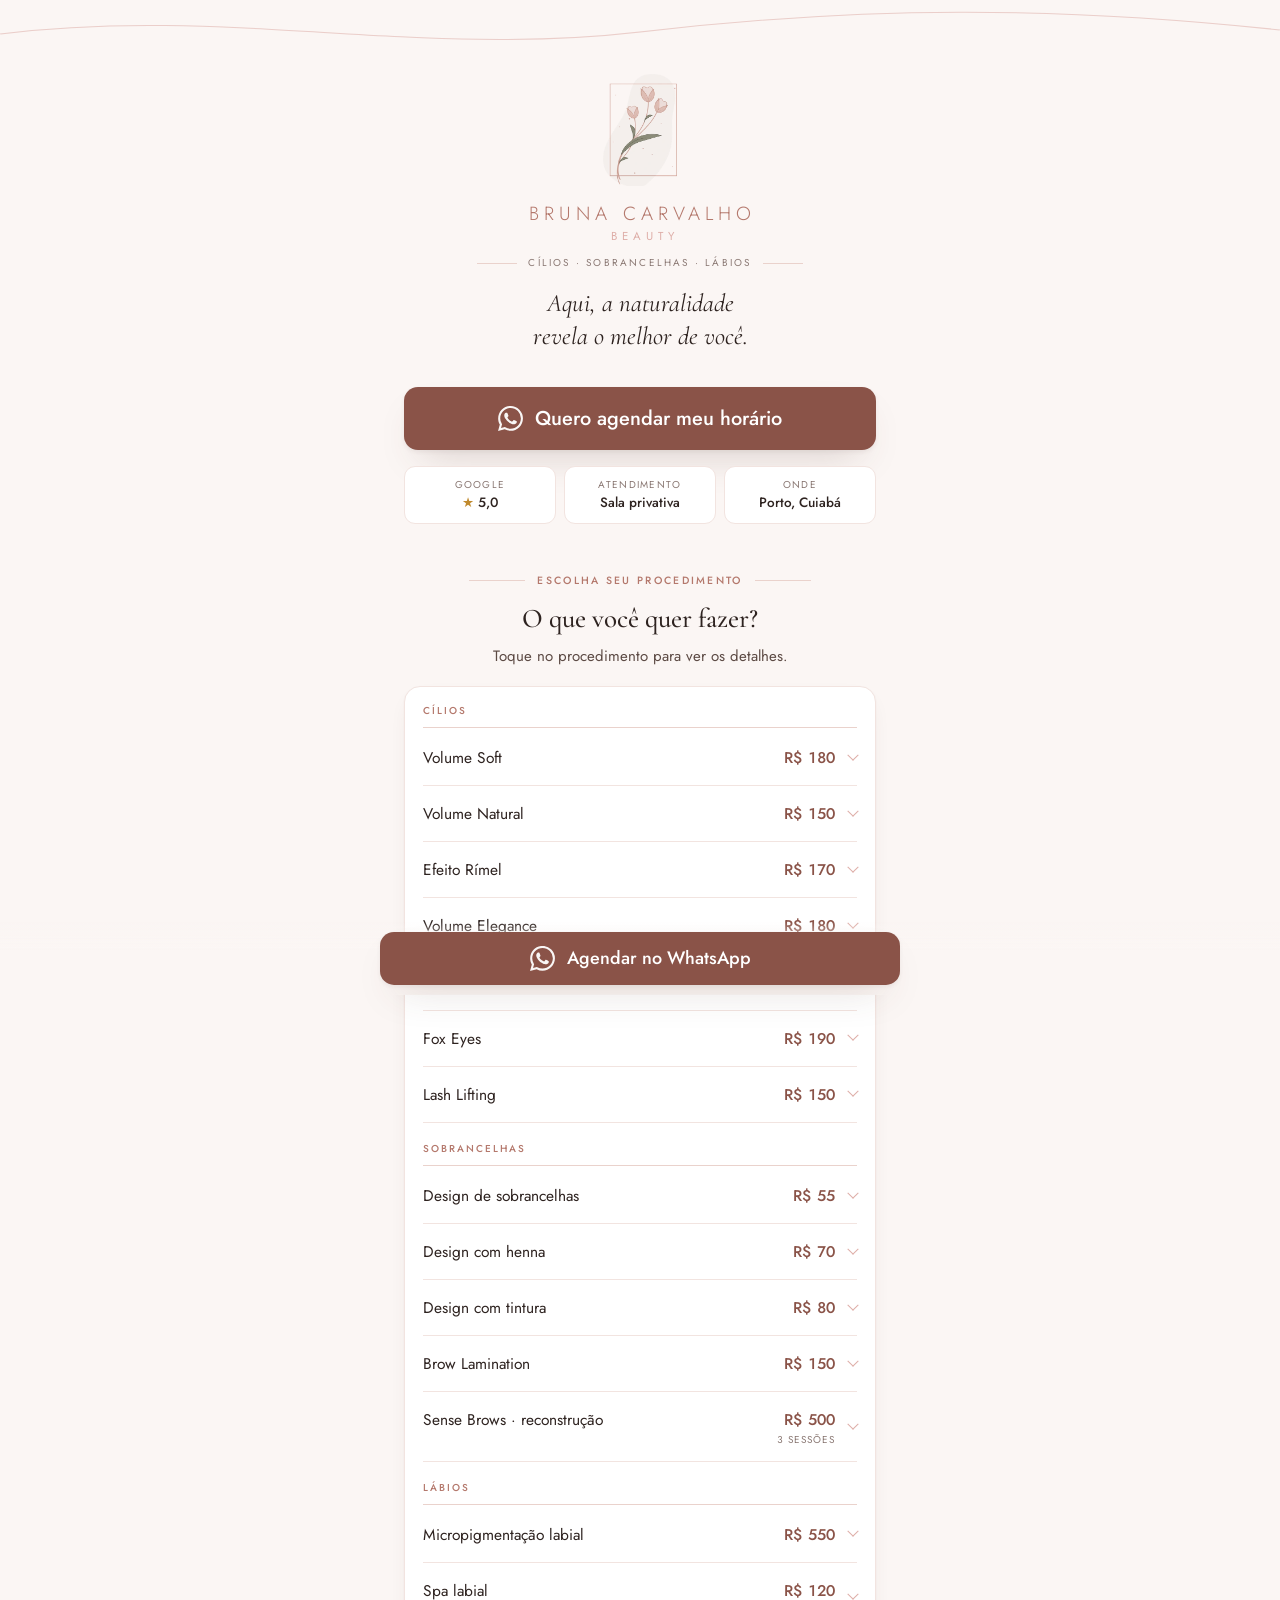
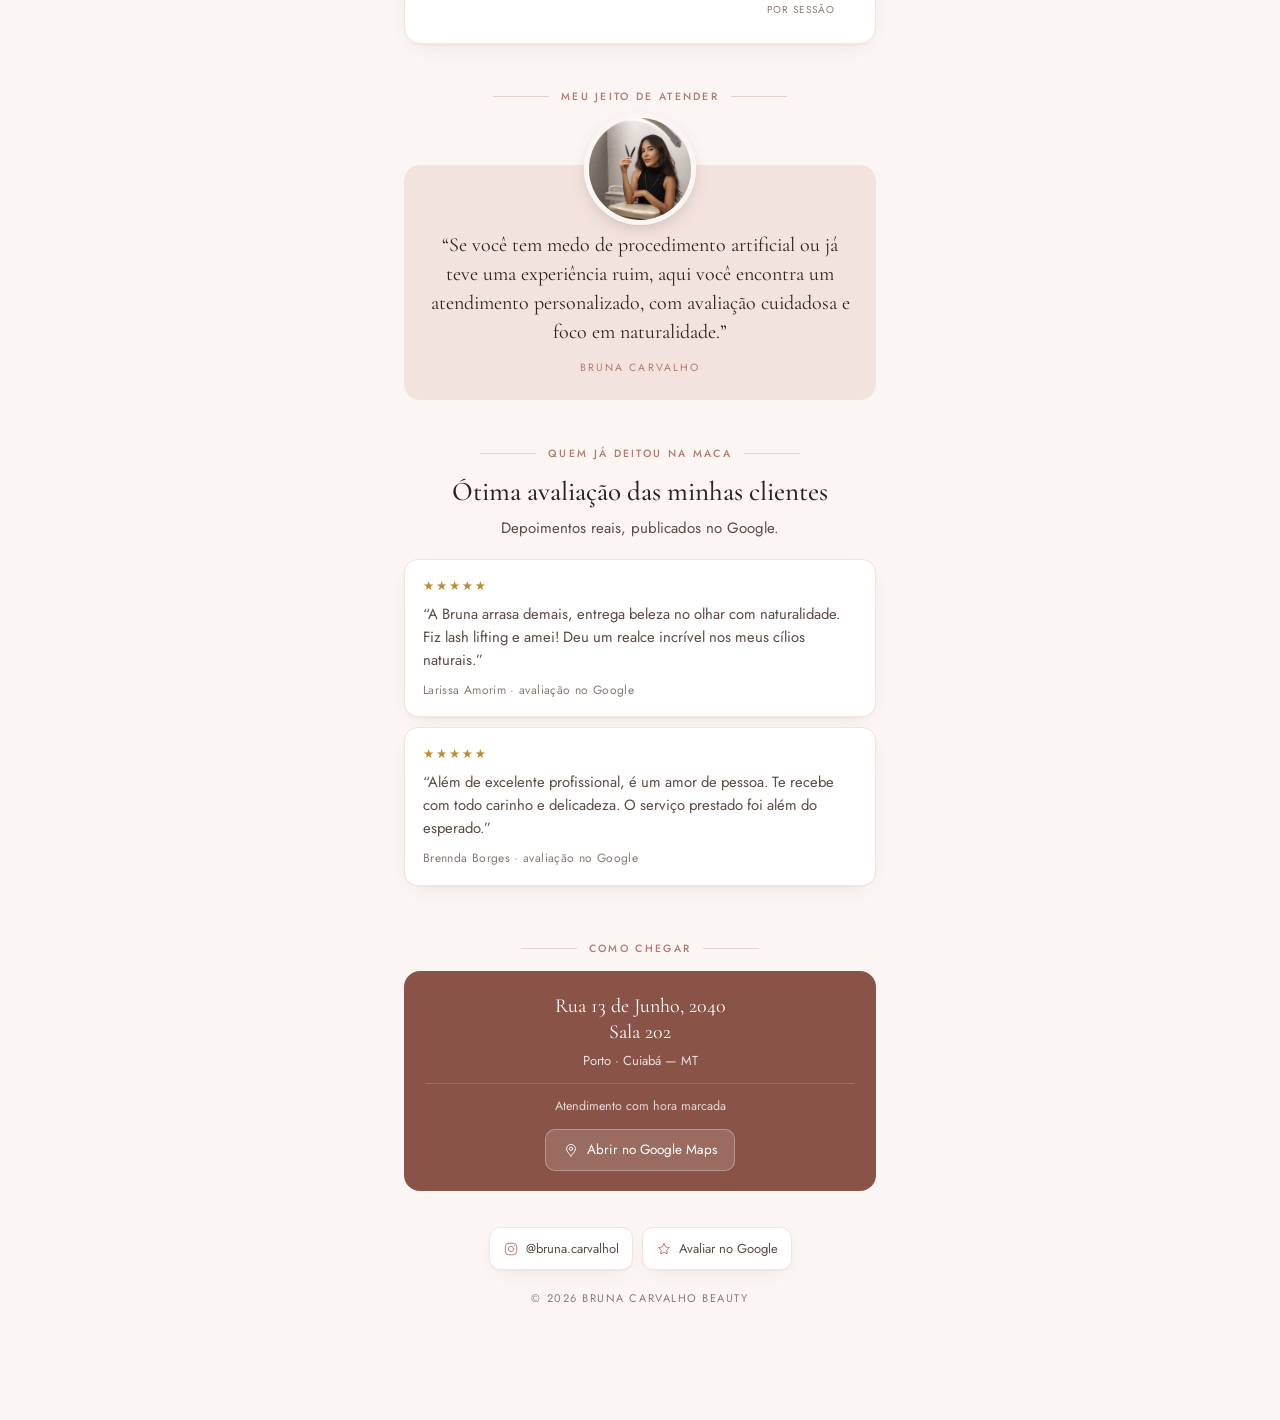
<file: index.html>
<!doctype html>
<html lang="pt-BR">
<head>
<meta charset="utf-8">
<meta name="viewport" content="width=device-width, initial-scale=1, viewport-fit=cover">
<title>Bruna Carvalho Beauty — Cílios, Sobrancelhas e Lábios em Cuiabá</title>
<meta name="description" content="Extensão de cílios, lash lifting, micropigmentação labial e sobrancelhas no bairro Porto, em Cuiabá. Sala privativa, atendimento personalizado e resultado natural. Agende pelo WhatsApp.">
<meta name="theme-color" content="#FBF6F4">
<meta name="color-scheme" content="light only">
<link rel="canonical" href="https://brunacarvalho.social.br/">
<meta property="og:type" content="website">
<meta property="og:title" content="Bruna Carvalho Beauty — Cílios, Sobrancelhas e Lábios">
<meta property="og:description" content="Sala privativa no Porto, em Cuiabá. Resultado natural, ajustado ao seu rosto. Agende pelo WhatsApp.">
<meta property="og:locale" content="pt_BR">
<link rel="icon" href="data:image/svg+xml,%3Csvg xmlns='http://www.w3.org/2000/svg' viewBox='0 0 32 32'%3E%3Crect width='32' height='32' rx='7' fill='%23FBF6F4'/%3E%3Ctext x='16' y='22' font-family='Georgia,serif' font-size='17' fill='%238A5348' text-anchor='middle'%3EB%3C/text%3E%3C/svg%3E">
<link rel="preconnect" href="https://fonts.googleapis.com">
<link rel="preconnect" href="https://fonts.gstatic.com" crossorigin>
<link rel="stylesheet" href="https://fonts.googleapis.com/css2?family=Cormorant+Garamond:wght@400;500;600&family=Jost:wght@300;400;500;600&display=swap">

<!-- ================= Meta Pixel ================= -->
<script>
/* So rastreia no dominio de verdade: espelho do GitHub, arquivo local e previa nao contam. */
var RASTREIA=/(^|\.)brunacarvalho\.social\.br$/.test(location.hostname);
if(RASTREIA){
!function(f,b,e,v,n,t,s)
{if(f.fbq)return;n=f.fbq=function(){n.callMethod?
n.callMethod.apply(n,arguments):n.queue.push(arguments)};
if(!f._fbq)f._fbq=n;n.push=n;n.loaded=!0;n.version='2.0';
n.queue=[];t=b.createElement(e);t.async=!0;
t.src=v;s=b.getElementsByTagName(e)[0];
s.parentNode.insertBefore(t,s)}(window,document,'script',
'https://connect.facebook.net/en_US/fbevents.js');
fbq('init','1607709067684946');
fbq('track','PageView');
}
</script>
<noscript><img height="1" width="1" style="display:none" alt=""
src="https://www.facebook.com/tr?id=1607709067684946&ev=PageView&noscript=1"></noscript>
<!-- =============== fim Meta Pixel =============== -->

<!-- ============== Google tag (Ads) ============== -->
<script>
if(RASTREIA){
window.dataLayer = window.dataLayer || [];
window.gtag = function(){dataLayer.push(arguments);};
gtag('js', new Date());
gtag('config', 'AW-17940435675');
var gts=document.createElement('script');gts.async=true;gts.src='https://www.googletagmanager.com/gtag/js?id=AW-17940435675';document.head.appendChild(gts);
}
</script>
<!-- ============ fim Google tag (Ads) ============ -->

<link rel="stylesheet" href="assets/styles.css">
</head>
<body>

<svg class="deco" viewBox="0 0 400 64" preserveAspectRatio="none" aria-hidden="true">
  <path d="M0 34 C 70 6, 130 58, 200 32 S 330 6, 400 30" fill="none" stroke="currentColor" stroke-width="1"/>
</svg>

<div class="wrap">

  <header>
    <img class="marca" src="assets/marca.webp" alt="" width="260" height="393">
    <p class="wordmark">Bruna Carvalho<span>Beauty</span></p>
    <p class="kicker">Cílios · Sobrancelhas · Lábios</p>
    <h1 class="tagline">Aqui, a naturalidade revela o melhor de você.</h1>
  </header>

  <section class="hero">

    <a class="cta" href="#" data-wa="agendar" data-ev="hero">
      <svg  class="ico"  viewBox="0 0 24 24" fill="currentColor" aria-hidden="true"><path d="M17.472 14.382c-.297-.149-1.758-.867-2.03-.967-.273-.099-.471-.148-.67.15-.197.297-.767.966-.94 1.164-.173.199-.347.223-.644.075-.297-.15-1.255-.463-2.39-1.475-.883-.788-1.48-1.761-1.653-2.059-.173-.297-.018-.458.13-.606.134-.133.298-.347.446-.52.149-.174.198-.298.298-.497.099-.198.05-.371-.025-.52-.075-.149-.669-1.612-.916-2.207-.242-.579-.487-.5-.669-.51a12.8 12.8 0 0 0-.57-.01c-.198 0-.52.074-.792.372-.272.297-1.04 1.016-1.04 2.479 0 1.462 1.065 2.875 1.213 3.074.149.198 2.096 3.2 5.077 4.487.709.306 1.262.489 1.694.625.712.227 1.36.195 1.872.118.571-.085 1.758-.719 2.006-1.413.248-.694.248-1.289.173-1.413-.074-.124-.272-.198-.57-.347m-5.421 7.403h-.004a9.87 9.87 0 0 1-5.031-1.378l-.361-.214-3.741.982.998-3.648-.235-.374a9.86 9.86 0 0 1-1.51-5.26c.001-5.45 4.436-9.884 9.888-9.884 2.64 0 5.122 1.03 6.988 2.898a9.825 9.825 0 0 1 2.893 6.994c-.003 5.45-4.437 9.884-9.885 9.884m8.413-18.297A11.815 11.815 0 0 0 12.05 0C5.495 0 .16 5.335.157 11.892c0 2.096.547 4.142 1.588 5.945L.057 24l6.305-1.654a11.882 11.882 0 0 0 5.683 1.448h.005c6.554 0 11.89-5.335 11.893-11.893A11.821 11.821 0 0 0 20.464 3.488"/></svg>
      <span class="txt">
        <span class="t">Quero agendar meu horário</span>
      </span>
    </a>

    <div class="badges">
      <div class="badge"><div class="b1">Google</div><div class="b2"><span class="st">★</span> 5,0</div></div>
      <div class="badge"><div class="b1">Atendimento</div><div class="b2">Sala privativa</div></div>
      <div class="badge"><div class="b1">Onde</div><div class="b2">Porto, Cuiabá</div></div>
    </div>
  </section>

  <section>
    <p class="eyebrow">Escolha seu procedimento</p>
    <h2>O que você quer fazer?</h2>
    <p class="sub">Toque no procedimento para ver os detalhes.</p>

    <div class="lista" id="lista">
        <div class="pgrupo">Cílios</div>
        <details class="pr" id="p-volume-soft" data-proc="volume-soft">
          <summary>
            <span class="pn">Volume Soft</span>
            <span class="pv">R$ 180</span>
            <span class="pchev" aria-hidden="true"></span>
          </summary>
          <div class="pd">
            <div class="pfoto">
              <img src="assets/fotos/volume-soft.jpg?v=2" alt="Volume Soft" loading="lazy"
                   onerror="this.closest('.pfoto').remove()">
            </div>
            <p class="pm">Volume leve e delicado, com fios distribuídos estrategicamente para criar mais presença, curvatura e definição, mantendo um resultado natural e elegante.</p>
            <div class="specs"><span><i>Sessão</i>&nbsp;2h</span><span><i>Manutenção</i>&nbsp;15 a 20 dias</span></div>
            <a class="agendar" href="#" data-wa="volume-soft" data-ev="ag-volume-soft"><svg width="17" height="17" viewBox="0 0 24 24" fill="currentColor" aria-hidden="true"><path d="M17.472 14.382c-.297-.149-1.758-.867-2.03-.967-.273-.099-.471-.148-.67.15-.197.297-.767.966-.94 1.164-.173.199-.347.223-.644.075-.297-.15-1.255-.463-2.39-1.475-.883-.788-1.48-1.761-1.653-2.059-.173-.297-.018-.458.13-.606.134-.133.298-.347.446-.52.149-.174.198-.298.298-.497.099-.198.05-.371-.025-.52-.075-.149-.669-1.612-.916-2.207-.242-.579-.487-.5-.669-.51a12.8 12.8 0 0 0-.57-.01c-.198 0-.52.074-.792.372-.272.297-1.04 1.016-1.04 2.479 0 1.462 1.065 2.875 1.213 3.074.149.198 2.096 3.2 5.077 4.487.709.306 1.262.489 1.694.625.712.227 1.36.195 1.872.118.571-.085 1.758-.719 2.006-1.413.248-.694.248-1.289.173-1.413-.074-.124-.272-.198-.57-.347m-5.421 7.403h-.004a9.87 9.87 0 0 1-5.031-1.378l-.361-.214-3.741.982.998-3.648-.235-.374a9.86 9.86 0 0 1-1.51-5.26c.001-5.45 4.436-9.884 9.888-9.884 2.64 0 5.122 1.03 6.988 2.898a9.825 9.825 0 0 1 2.893 6.994c-.003 5.45-4.437 9.884-9.885 9.884m8.413-18.297A11.815 11.815 0 0 0 12.05 0C5.495 0 .16 5.335.157 11.892c0 2.096.547 4.142 1.588 5.945L.057 24l6.305-1.654a11.882 11.882 0 0 0 5.683 1.448h.005c6.554 0 11.89-5.335 11.893-11.893A11.821 11.821 0 0 0 20.464 3.488"/></svg> Quero agendar</a>
          </div>
        </details>
        <details class="pr" id="p-volume-natural" data-proc="volume-natural">
          <summary>
            <span class="pn">Volume Natural</span>
            <span class="pv">R$ 150</span>
            <span class="pchev" aria-hidden="true"></span>
          </summary>
          <div class="pd">
            <div class="pfoto">
              <img src="assets/fotos/volume-natural.jpg?v=2" alt="Volume Natural" loading="lazy"
                   onerror="this.closest('.pfoto').remove()">
            </div>
            <p class="pm">Para quem ama naturalidade, mas quer um olhar mais expressivo — um efeito semelhante ao rímel, porém mais delicado.</p>
            <div class="specs"><span><i>Sessão</i>&nbsp;2h</span><span><i>Manutenção</i>&nbsp;15 a 20 dias</span></div>
            <a class="agendar" href="#" data-wa="volume-natural" data-ev="ag-volume-natural"><svg width="17" height="17" viewBox="0 0 24 24" fill="currentColor" aria-hidden="true"><path d="M17.472 14.382c-.297-.149-1.758-.867-2.03-.967-.273-.099-.471-.148-.67.15-.197.297-.767.966-.94 1.164-.173.199-.347.223-.644.075-.297-.15-1.255-.463-2.39-1.475-.883-.788-1.48-1.761-1.653-2.059-.173-.297-.018-.458.13-.606.134-.133.298-.347.446-.52.149-.174.198-.298.298-.497.099-.198.05-.371-.025-.52-.075-.149-.669-1.612-.916-2.207-.242-.579-.487-.5-.669-.51a12.8 12.8 0 0 0-.57-.01c-.198 0-.52.074-.792.372-.272.297-1.04 1.016-1.04 2.479 0 1.462 1.065 2.875 1.213 3.074.149.198 2.096 3.2 5.077 4.487.709.306 1.262.489 1.694.625.712.227 1.36.195 1.872.118.571-.085 1.758-.719 2.006-1.413.248-.694.248-1.289.173-1.413-.074-.124-.272-.198-.57-.347m-5.421 7.403h-.004a9.87 9.87 0 0 1-5.031-1.378l-.361-.214-3.741.982.998-3.648-.235-.374a9.86 9.86 0 0 1-1.51-5.26c.001-5.45 4.436-9.884 9.888-9.884 2.64 0 5.122 1.03 6.988 2.898a9.825 9.825 0 0 1 2.893 6.994c-.003 5.45-4.437 9.884-9.885 9.884m8.413-18.297A11.815 11.815 0 0 0 12.05 0C5.495 0 .16 5.335.157 11.892c0 2.096.547 4.142 1.588 5.945L.057 24l6.305-1.654a11.882 11.882 0 0 0 5.683 1.448h.005c6.554 0 11.89-5.335 11.893-11.893A11.821 11.821 0 0 0 20.464 3.488"/></svg> Quero agendar</a>
          </div>
        </details>
        <details class="pr" id="p-efeito-rimel" data-proc="efeito-rimel">
          <summary>
            <span class="pn">Efeito Rímel</span>
            <span class="pv">R$ 170</span>
            <span class="pchev" aria-hidden="true"></span>
          </summary>
          <div class="pd">
            <div class="pfoto">
              <img src="assets/fotos/efeito-rimel.jpg?v=2" alt="Efeito Rímel" loading="lazy"
                   onerror="this.closest('.pfoto').remove()">
            </div>
            <p class="pm">Para quem ama cílios mais marcantes e um olhar bem definido. Efeito semelhante ao rímel, mas sem borrar e sem precisar retocar.</p>
            <div class="specs"><span><i>Sessão</i>&nbsp;2h</span><span><i>Dura</i>&nbsp;15 a 20 dias</span><span class="so">Sem manutenção</span></div>
            <a class="agendar" href="#" data-wa="efeito-rimel" data-ev="ag-efeito-rimel"><svg width="17" height="17" viewBox="0 0 24 24" fill="currentColor" aria-hidden="true"><path d="M17.472 14.382c-.297-.149-1.758-.867-2.03-.967-.273-.099-.471-.148-.67.15-.197.297-.767.966-.94 1.164-.173.199-.347.223-.644.075-.297-.15-1.255-.463-2.39-1.475-.883-.788-1.48-1.761-1.653-2.059-.173-.297-.018-.458.13-.606.134-.133.298-.347.446-.52.149-.174.198-.298.298-.497.099-.198.05-.371-.025-.52-.075-.149-.669-1.612-.916-2.207-.242-.579-.487-.5-.669-.51a12.8 12.8 0 0 0-.57-.01c-.198 0-.52.074-.792.372-.272.297-1.04 1.016-1.04 2.479 0 1.462 1.065 2.875 1.213 3.074.149.198 2.096 3.2 5.077 4.487.709.306 1.262.489 1.694.625.712.227 1.36.195 1.872.118.571-.085 1.758-.719 2.006-1.413.248-.694.248-1.289.173-1.413-.074-.124-.272-.198-.57-.347m-5.421 7.403h-.004a9.87 9.87 0 0 1-5.031-1.378l-.361-.214-3.741.982.998-3.648-.235-.374a9.86 9.86 0 0 1-1.51-5.26c.001-5.45 4.436-9.884 9.888-9.884 2.64 0 5.122 1.03 6.988 2.898a9.825 9.825 0 0 1 2.893 6.994c-.003 5.45-4.437 9.884-9.885 9.884m8.413-18.297A11.815 11.815 0 0 0 12.05 0C5.495 0 .16 5.335.157 11.892c0 2.096.547 4.142 1.588 5.945L.057 24l6.305-1.654a11.882 11.882 0 0 0 5.683 1.448h.005c6.554 0 11.89-5.335 11.893-11.893A11.821 11.821 0 0 0 20.464 3.488"/></svg> Quero agendar</a>
          </div>
        </details>
        <details class="pr" id="p-volume-elegance" data-proc="volume-elegance">
          <summary>
            <span class="pn">Volume Elegance</span>
            <span class="pv">R$ 180</span>
            <span class="pchev" aria-hidden="true"></span>
          </summary>
          <div class="pd">
            <div class="pfoto">
              <img src="assets/fotos/volume-elegance.jpg?v=2" alt="Volume Elegance" loading="lazy"
                   onerror="this.closest('.pfoto').remove()">
            </div>
            <p class="pm">Para quem busca um olhar sofisticado e elegante sem perder a naturalidade.</p>
            <div class="specs"><span><i>Sessão</i>&nbsp;2h</span><span><i>Manutenção</i>&nbsp;15 a 20 dias</span></div>
            <a class="agendar" href="#" data-wa="volume-elegance" data-ev="ag-volume-elegance"><svg width="17" height="17" viewBox="0 0 24 24" fill="currentColor" aria-hidden="true"><path d="M17.472 14.382c-.297-.149-1.758-.867-2.03-.967-.273-.099-.471-.148-.67.15-.197.297-.767.966-.94 1.164-.173.199-.347.223-.644.075-.297-.15-1.255-.463-2.39-1.475-.883-.788-1.48-1.761-1.653-2.059-.173-.297-.018-.458.13-.606.134-.133.298-.347.446-.52.149-.174.198-.298.298-.497.099-.198.05-.371-.025-.52-.075-.149-.669-1.612-.916-2.207-.242-.579-.487-.5-.669-.51a12.8 12.8 0 0 0-.57-.01c-.198 0-.52.074-.792.372-.272.297-1.04 1.016-1.04 2.479 0 1.462 1.065 2.875 1.213 3.074.149.198 2.096 3.2 5.077 4.487.709.306 1.262.489 1.694.625.712.227 1.36.195 1.872.118.571-.085 1.758-.719 2.006-1.413.248-.694.248-1.289.173-1.413-.074-.124-.272-.198-.57-.347m-5.421 7.403h-.004a9.87 9.87 0 0 1-5.031-1.378l-.361-.214-3.741.982.998-3.648-.235-.374a9.86 9.86 0 0 1-1.51-5.26c.001-5.45 4.436-9.884 9.888-9.884 2.64 0 5.122 1.03 6.988 2.898a9.825 9.825 0 0 1 2.893 6.994c-.003 5.45-4.437 9.884-9.885 9.884m8.413-18.297A11.815 11.815 0 0 0 12.05 0C5.495 0 .16 5.335.157 11.892c0 2.096.547 4.142 1.588 5.945L.057 24l6.305-1.654a11.882 11.882 0 0 0 5.683 1.448h.005c6.554 0 11.89-5.335 11.893-11.893A11.821 11.821 0 0 0 20.464 3.488"/></svg> Quero agendar</a>
          </div>
        </details>
        <details class="pr" id="p-volume-brasileiro" data-proc="volume-brasileiro">
          <summary>
            <span class="pn">Volume Brasileiro</span>
            <span class="pv">R$ 170</span>
            <span class="pchev" aria-hidden="true"></span>
          </summary>
          <div class="pd">
            <div class="pfoto">
              <img src="assets/fotos/volume-brasileiro.jpg?v=2" alt="Volume Brasileiro" loading="lazy"
                   onerror="this.closest('.pfoto').remove()">
            </div>
            <p class="pm">Preenche as falhas que o rímel não resolve. O efeito que a cliente pede quando tem evento, viagem ou quer se sentir mais produzida.</p>
            <div class="specs"><span><i>Sessão</i>&nbsp;2h</span><span><i>Manutenção</i>&nbsp;15 a 20 dias</span></div>
            <a class="agendar" href="#" data-wa="volume-brasileiro" data-ev="ag-volume-brasileiro"><svg width="17" height="17" viewBox="0 0 24 24" fill="currentColor" aria-hidden="true"><path d="M17.472 14.382c-.297-.149-1.758-.867-2.03-.967-.273-.099-.471-.148-.67.15-.197.297-.767.966-.94 1.164-.173.199-.347.223-.644.075-.297-.15-1.255-.463-2.39-1.475-.883-.788-1.48-1.761-1.653-2.059-.173-.297-.018-.458.13-.606.134-.133.298-.347.446-.52.149-.174.198-.298.298-.497.099-.198.05-.371-.025-.52-.075-.149-.669-1.612-.916-2.207-.242-.579-.487-.5-.669-.51a12.8 12.8 0 0 0-.57-.01c-.198 0-.52.074-.792.372-.272.297-1.04 1.016-1.04 2.479 0 1.462 1.065 2.875 1.213 3.074.149.198 2.096 3.2 5.077 4.487.709.306 1.262.489 1.694.625.712.227 1.36.195 1.872.118.571-.085 1.758-.719 2.006-1.413.248-.694.248-1.289.173-1.413-.074-.124-.272-.198-.57-.347m-5.421 7.403h-.004a9.87 9.87 0 0 1-5.031-1.378l-.361-.214-3.741.982.998-3.648-.235-.374a9.86 9.86 0 0 1-1.51-5.26c.001-5.45 4.436-9.884 9.888-9.884 2.64 0 5.122 1.03 6.988 2.898a9.825 9.825 0 0 1 2.893 6.994c-.003 5.45-4.437 9.884-9.885 9.884m8.413-18.297A11.815 11.815 0 0 0 12.05 0C5.495 0 .16 5.335.157 11.892c0 2.096.547 4.142 1.588 5.945L.057 24l6.305-1.654a11.882 11.882 0 0 0 5.683 1.448h.005c6.554 0 11.89-5.335 11.893-11.893A11.821 11.821 0 0 0 20.464 3.488"/></svg> Quero agendar</a>
          </div>
        </details>
        <details class="pr" id="p-fox-eyes" data-proc="fox-eyes">
          <summary>
            <span class="pn">Fox Eyes</span>
            <span class="pv">R$ 190</span>
            <span class="pchev" aria-hidden="true"></span>
          </summary>
          <div class="pd">
            <div class="pfoto">
              <img src="assets/fotos/fox-eyes.jpg?v=2" alt="Fox Eyes" loading="lazy"
                   onerror="this.closest('.pfoto').remove()">
            </div>
            <p class="pm">Para quem ama um olhar mais alongado, moderno e marcante. Cria um visual mais puxadinho nos cantos externos dos olhos.</p>
            <div class="specs"><span><i>Sessão</i>&nbsp;2h</span><span><i>Manutenção</i>&nbsp;15 a 20 dias</span></div>
            <a class="agendar" href="#" data-wa="fox-eyes" data-ev="ag-fox-eyes"><svg width="17" height="17" viewBox="0 0 24 24" fill="currentColor" aria-hidden="true"><path d="M17.472 14.382c-.297-.149-1.758-.867-2.03-.967-.273-.099-.471-.148-.67.15-.197.297-.767.966-.94 1.164-.173.199-.347.223-.644.075-.297-.15-1.255-.463-2.39-1.475-.883-.788-1.48-1.761-1.653-2.059-.173-.297-.018-.458.13-.606.134-.133.298-.347.446-.52.149-.174.198-.298.298-.497.099-.198.05-.371-.025-.52-.075-.149-.669-1.612-.916-2.207-.242-.579-.487-.5-.669-.51a12.8 12.8 0 0 0-.57-.01c-.198 0-.52.074-.792.372-.272.297-1.04 1.016-1.04 2.479 0 1.462 1.065 2.875 1.213 3.074.149.198 2.096 3.2 5.077 4.487.709.306 1.262.489 1.694.625.712.227 1.36.195 1.872.118.571-.085 1.758-.719 2.006-1.413.248-.694.248-1.289.173-1.413-.074-.124-.272-.198-.57-.347m-5.421 7.403h-.004a9.87 9.87 0 0 1-5.031-1.378l-.361-.214-3.741.982.998-3.648-.235-.374a9.86 9.86 0 0 1-1.51-5.26c.001-5.45 4.436-9.884 9.888-9.884 2.64 0 5.122 1.03 6.988 2.898a9.825 9.825 0 0 1 2.893 6.994c-.003 5.45-4.437 9.884-9.885 9.884m8.413-18.297A11.815 11.815 0 0 0 12.05 0C5.495 0 .16 5.335.157 11.892c0 2.096.547 4.142 1.588 5.945L.057 24l6.305-1.654a11.882 11.882 0 0 0 5.683 1.448h.005c6.554 0 11.89-5.335 11.893-11.893A11.821 11.821 0 0 0 20.464 3.488"/></svg> Quero agendar</a>
          </div>
        </details>
        <details class="pr" id="p-lash" data-proc="lash">
          <summary>
            <span class="pn">Lash Lifting</span>
            <span class="pv">R$ 150</span>
            <span class="pchev" aria-hidden="true"></span>
          </summary>
          <div class="pd">
            <div class="pfoto">
              <img src="assets/fotos/lash.jpg?v=2" alt="Lash Lifting" loading="lazy"
                   onerror="this.closest('.pfoto').remove()">
            </div>
            <p class="pm">Curvatura no seu próprio cílio, sem fio sintético. Durabilidade de 45 a 60 dias, sem manutenção e sem cuidado especial.</p>
            <div class="specs"><span><i>Sessão</i>&nbsp;2h</span><span><i>Dura</i>&nbsp;45 a 60 dias</span><span class="so">Sem manutenção</span></div>
            <a class="agendar" href="#" data-wa="lash" data-ev="ag-lash"><svg width="17" height="17" viewBox="0 0 24 24" fill="currentColor" aria-hidden="true"><path d="M17.472 14.382c-.297-.149-1.758-.867-2.03-.967-.273-.099-.471-.148-.67.15-.197.297-.767.966-.94 1.164-.173.199-.347.223-.644.075-.297-.15-1.255-.463-2.39-1.475-.883-.788-1.48-1.761-1.653-2.059-.173-.297-.018-.458.13-.606.134-.133.298-.347.446-.52.149-.174.198-.298.298-.497.099-.198.05-.371-.025-.52-.075-.149-.669-1.612-.916-2.207-.242-.579-.487-.5-.669-.51a12.8 12.8 0 0 0-.57-.01c-.198 0-.52.074-.792.372-.272.297-1.04 1.016-1.04 2.479 0 1.462 1.065 2.875 1.213 3.074.149.198 2.096 3.2 5.077 4.487.709.306 1.262.489 1.694.625.712.227 1.36.195 1.872.118.571-.085 1.758-.719 2.006-1.413.248-.694.248-1.289.173-1.413-.074-.124-.272-.198-.57-.347m-5.421 7.403h-.004a9.87 9.87 0 0 1-5.031-1.378l-.361-.214-3.741.982.998-3.648-.235-.374a9.86 9.86 0 0 1-1.51-5.26c.001-5.45 4.436-9.884 9.888-9.884 2.64 0 5.122 1.03 6.988 2.898a9.825 9.825 0 0 1 2.893 6.994c-.003 5.45-4.437 9.884-9.885 9.884m8.413-18.297A11.815 11.815 0 0 0 12.05 0C5.495 0 .16 5.335.157 11.892c0 2.096.547 4.142 1.588 5.945L.057 24l6.305-1.654a11.882 11.882 0 0 0 5.683 1.448h.005c6.554 0 11.89-5.335 11.893-11.893A11.821 11.821 0 0 0 20.464 3.488"/></svg> Quero agendar</a>
          </div>
        </details>
        <div class="pgrupo">Sobrancelhas</div>
        <details class="pr" id="p-design" data-proc="design">
          <summary>
            <span class="pn">Design de sobrancelhas</span>
            <span class="pv">R$ 55</span>
            <span class="pchev" aria-hidden="true"></span>
          </summary>
          <div class="pd">
            <div class="pfoto">
              <img src="assets/fotos/design.jpg?v=2" alt="Design de sobrancelhas" loading="lazy"
                   onerror="this.closest('.pfoto').remove()">
            </div>
            <p class="pm">Realça o formato natural das suas sobrancelhas, deixando-as mais alinhadas.</p>
            <div class="specs"><span><i>Sessão</i>&nbsp;30 min</span><span><i>Retorno</i>&nbsp;20 a 30 dias</span></div>
            <a class="agendar" href="#" data-wa="design" data-ev="ag-design"><svg width="17" height="17" viewBox="0 0 24 24" fill="currentColor" aria-hidden="true"><path d="M17.472 14.382c-.297-.149-1.758-.867-2.03-.967-.273-.099-.471-.148-.67.15-.197.297-.767.966-.94 1.164-.173.199-.347.223-.644.075-.297-.15-1.255-.463-2.39-1.475-.883-.788-1.48-1.761-1.653-2.059-.173-.297-.018-.458.13-.606.134-.133.298-.347.446-.52.149-.174.198-.298.298-.497.099-.198.05-.371-.025-.52-.075-.149-.669-1.612-.916-2.207-.242-.579-.487-.5-.669-.51a12.8 12.8 0 0 0-.57-.01c-.198 0-.52.074-.792.372-.272.297-1.04 1.016-1.04 2.479 0 1.462 1.065 2.875 1.213 3.074.149.198 2.096 3.2 5.077 4.487.709.306 1.262.489 1.694.625.712.227 1.36.195 1.872.118.571-.085 1.758-.719 2.006-1.413.248-.694.248-1.289.173-1.413-.074-.124-.272-.198-.57-.347m-5.421 7.403h-.004a9.87 9.87 0 0 1-5.031-1.378l-.361-.214-3.741.982.998-3.648-.235-.374a9.86 9.86 0 0 1-1.51-5.26c.001-5.45 4.436-9.884 9.888-9.884 2.64 0 5.122 1.03 6.988 2.898a9.825 9.825 0 0 1 2.893 6.994c-.003 5.45-4.437 9.884-9.885 9.884m8.413-18.297A11.815 11.815 0 0 0 12.05 0C5.495 0 .16 5.335.157 11.892c0 2.096.547 4.142 1.588 5.945L.057 24l6.305-1.654a11.882 11.882 0 0 0 5.683 1.448h.005c6.554 0 11.89-5.335 11.893-11.893A11.821 11.821 0 0 0 20.464 3.488"/></svg> Quero agendar</a>
          </div>
        </details>
        <details class="pr" id="p-henna" data-proc="henna">
          <summary>
            <span class="pn">Design com henna</span>
            <span class="pv">R$ 70</span>
            <span class="pchev" aria-hidden="true"></span>
          </summary>
          <div class="pd">
            <div class="pfoto" style="aspect-ratio:4/5">
              <img src="assets/fotos/henna.jpg?v=2" alt="Design com henna" loading="lazy"
                   onerror="this.closest('.pfoto').remove()">
            </div>
            <p class="pm">Sobrancelhas prontas por 5 a 7 dias, sem precisar de sombra ou lápis.</p>
            <div class="specs"><span><i>Sessão</i>&nbsp;50 min</span><span><i>Dura</i>&nbsp;5 a 7 dias</span><span class="so">Sem manutenção</span></div>
            <a class="agendar" href="#" data-wa="henna" data-ev="ag-henna"><svg width="17" height="17" viewBox="0 0 24 24" fill="currentColor" aria-hidden="true"><path d="M17.472 14.382c-.297-.149-1.758-.867-2.03-.967-.273-.099-.471-.148-.67.15-.197.297-.767.966-.94 1.164-.173.199-.347.223-.644.075-.297-.15-1.255-.463-2.39-1.475-.883-.788-1.48-1.761-1.653-2.059-.173-.297-.018-.458.13-.606.134-.133.298-.347.446-.52.149-.174.198-.298.298-.497.099-.198.05-.371-.025-.52-.075-.149-.669-1.612-.916-2.207-.242-.579-.487-.5-.669-.51a12.8 12.8 0 0 0-.57-.01c-.198 0-.52.074-.792.372-.272.297-1.04 1.016-1.04 2.479 0 1.462 1.065 2.875 1.213 3.074.149.198 2.096 3.2 5.077 4.487.709.306 1.262.489 1.694.625.712.227 1.36.195 1.872.118.571-.085 1.758-.719 2.006-1.413.248-.694.248-1.289.173-1.413-.074-.124-.272-.198-.57-.347m-5.421 7.403h-.004a9.87 9.87 0 0 1-5.031-1.378l-.361-.214-3.741.982.998-3.648-.235-.374a9.86 9.86 0 0 1-1.51-5.26c.001-5.45 4.436-9.884 9.888-9.884 2.64 0 5.122 1.03 6.988 2.898a9.825 9.825 0 0 1 2.893 6.994c-.003 5.45-4.437 9.884-9.885 9.884m8.413-18.297A11.815 11.815 0 0 0 12.05 0C5.495 0 .16 5.335.157 11.892c0 2.096.547 4.142 1.588 5.945L.057 24l6.305-1.654a11.882 11.882 0 0 0 5.683 1.448h.005c6.554 0 11.89-5.335 11.893-11.893A11.821 11.821 0 0 0 20.464 3.488"/></svg> Quero agendar</a>
          </div>
        </details>
        <details class="pr" id="p-tintura" data-proc="tintura">
          <summary>
            <span class="pn">Design com tintura</span>
            <span class="pv">R$ 80</span>
            <span class="pchev" aria-hidden="true"></span>
          </summary>
          <div class="pd">
            <div class="pfoto">
              <img src="assets/fotos/tintura.jpg?v=2" alt="Design com tintura" loading="lazy"
                   onerror="this.closest('.pfoto').remove()">
            </div>
            <p class="pm">Cor no fio, não na pele. Mais definição com aspecto natural — ideal para quem achou a henna marcada demais.</p>
            <div class="specs"><span><i>Sessão</i>&nbsp;45 min</span><span><i>Dura</i>&nbsp;5 a 7 dias</span><span class="so">Sem manutenção</span></div>
            <a class="agendar" href="#" data-wa="tintura" data-ev="ag-tintura"><svg width="17" height="17" viewBox="0 0 24 24" fill="currentColor" aria-hidden="true"><path d="M17.472 14.382c-.297-.149-1.758-.867-2.03-.967-.273-.099-.471-.148-.67.15-.197.297-.767.966-.94 1.164-.173.199-.347.223-.644.075-.297-.15-1.255-.463-2.39-1.475-.883-.788-1.48-1.761-1.653-2.059-.173-.297-.018-.458.13-.606.134-.133.298-.347.446-.52.149-.174.198-.298.298-.497.099-.198.05-.371-.025-.52-.075-.149-.669-1.612-.916-2.207-.242-.579-.487-.5-.669-.51a12.8 12.8 0 0 0-.57-.01c-.198 0-.52.074-.792.372-.272.297-1.04 1.016-1.04 2.479 0 1.462 1.065 2.875 1.213 3.074.149.198 2.096 3.2 5.077 4.487.709.306 1.262.489 1.694.625.712.227 1.36.195 1.872.118.571-.085 1.758-.719 2.006-1.413.248-.694.248-1.289.173-1.413-.074-.124-.272-.198-.57-.347m-5.421 7.403h-.004a9.87 9.87 0 0 1-5.031-1.378l-.361-.214-3.741.982.998-3.648-.235-.374a9.86 9.86 0 0 1-1.51-5.26c.001-5.45 4.436-9.884 9.888-9.884 2.64 0 5.122 1.03 6.988 2.898a9.825 9.825 0 0 1 2.893 6.994c-.003 5.45-4.437 9.884-9.885 9.884m8.413-18.297A11.815 11.815 0 0 0 12.05 0C5.495 0 .16 5.335.157 11.892c0 2.096.547 4.142 1.588 5.945L.057 24l6.305-1.654a11.882 11.882 0 0 0 5.683 1.448h.005c6.554 0 11.89-5.335 11.893-11.893A11.821 11.821 0 0 0 20.464 3.488"/></svg> Quero agendar</a>
          </div>
        </details>
        <details class="pr" id="p-brow-lamination" data-proc="brow-lamination">
          <summary>
            <span class="pn">Brow Lamination</span>
            <span class="pv">R$ 150</span>
            <span class="pchev" aria-hidden="true"></span>
          </summary>
          <div class="pd">
            <div class="pfoto">
              <img src="assets/fotos/brow-lamination.jpg?v=2" alt="Brow Lamination" loading="lazy"
                   onerror="this.closest('.pfoto').remove()">
            </div>
            <p class="pm">Alinha e organiza os fios, deixando as sobrancelhas com aparência mais cheia e definida. Corrige pequenas falhas.</p>
            <div class="specs"><span><i>Sessão</i>&nbsp;1h30</span><span><i>Dura</i>&nbsp;30 a 45 dias</span></div>
            <a class="agendar" href="#" data-wa="brow-lamination" data-ev="ag-brow-lamination"><svg width="17" height="17" viewBox="0 0 24 24" fill="currentColor" aria-hidden="true"><path d="M17.472 14.382c-.297-.149-1.758-.867-2.03-.967-.273-.099-.471-.148-.67.15-.197.297-.767.966-.94 1.164-.173.199-.347.223-.644.075-.297-.15-1.255-.463-2.39-1.475-.883-.788-1.48-1.761-1.653-2.059-.173-.297-.018-.458.13-.606.134-.133.298-.347.446-.52.149-.174.198-.298.298-.497.099-.198.05-.371-.025-.52-.075-.149-.669-1.612-.916-2.207-.242-.579-.487-.5-.669-.51a12.8 12.8 0 0 0-.57-.01c-.198 0-.52.074-.792.372-.272.297-1.04 1.016-1.04 2.479 0 1.462 1.065 2.875 1.213 3.074.149.198 2.096 3.2 5.077 4.487.709.306 1.262.489 1.694.625.712.227 1.36.195 1.872.118.571-.085 1.758-.719 2.006-1.413.248-.694.248-1.289.173-1.413-.074-.124-.272-.198-.57-.347m-5.421 7.403h-.004a9.87 9.87 0 0 1-5.031-1.378l-.361-.214-3.741.982.998-3.648-.235-.374a9.86 9.86 0 0 1-1.51-5.26c.001-5.45 4.436-9.884 9.888-9.884 2.64 0 5.122 1.03 6.988 2.898a9.825 9.825 0 0 1 2.893 6.994c-.003 5.45-4.437 9.884-9.885 9.884m8.413-18.297A11.815 11.815 0 0 0 12.05 0C5.495 0 .16 5.335.157 11.892c0 2.096.547 4.142 1.588 5.945L.057 24l6.305-1.654a11.882 11.882 0 0 0 5.683 1.448h.005c6.554 0 11.89-5.335 11.893-11.893A11.821 11.821 0 0 0 20.464 3.488"/></svg> Quero agendar</a>
          </div>
        </details>
        <details class="pr" id="p-sense-brows" data-proc="sense-brows">
          <summary>
            <span class="pn">Sense Brows · reconstrução</span>
            <span class="pv">R$ 500<small>3 sessões</small></span>
            <span class="pchev" aria-hidden="true"></span>
          </summary>
          <div class="pd">
            <div class="pfoto">
              <img src="assets/fotos/sense-brows.jpg?v=2" alt="Sense Brows · reconstrução" loading="lazy"
                   onerror="this.closest('.pfoto').remove()">
            </div>
            <p class="pm">Protocolo desenvolvido para estimular o crescimento das sobrancelhas. A partir de 3 sessões já é possível observar sinais de evolução, que variam de acordo com cada pessoa.</p>
            <div class="specs"><span><i>Avaliação</i>&nbsp;30 min a 1h</span><span class="so">Tratamento personalizado</span></div>
            <a class="agendar" href="#" data-wa="sense-brows" data-ev="ag-sense-brows"><svg width="17" height="17" viewBox="0 0 24 24" fill="currentColor" aria-hidden="true"><path d="M17.472 14.382c-.297-.149-1.758-.867-2.03-.967-.273-.099-.471-.148-.67.15-.197.297-.767.966-.94 1.164-.173.199-.347.223-.644.075-.297-.15-1.255-.463-2.39-1.475-.883-.788-1.48-1.761-1.653-2.059-.173-.297-.018-.458.13-.606.134-.133.298-.347.446-.52.149-.174.198-.298.298-.497.099-.198.05-.371-.025-.52-.075-.149-.669-1.612-.916-2.207-.242-.579-.487-.5-.669-.51a12.8 12.8 0 0 0-.57-.01c-.198 0-.52.074-.792.372-.272.297-1.04 1.016-1.04 2.479 0 1.462 1.065 2.875 1.213 3.074.149.198 2.096 3.2 5.077 4.487.709.306 1.262.489 1.694.625.712.227 1.36.195 1.872.118.571-.085 1.758-.719 2.006-1.413.248-.694.248-1.289.173-1.413-.074-.124-.272-.198-.57-.347m-5.421 7.403h-.004a9.87 9.87 0 0 1-5.031-1.378l-.361-.214-3.741.982.998-3.648-.235-.374a9.86 9.86 0 0 1-1.51-5.26c.001-5.45 4.436-9.884 9.888-9.884 2.64 0 5.122 1.03 6.988 2.898a9.825 9.825 0 0 1 2.893 6.994c-.003 5.45-4.437 9.884-9.885 9.884m8.413-18.297A11.815 11.815 0 0 0 12.05 0C5.495 0 .16 5.335.157 11.892c0 2.096.547 4.142 1.588 5.945L.057 24l6.305-1.654a11.882 11.882 0 0 0 5.683 1.448h.005c6.554 0 11.89-5.335 11.893-11.893A11.821 11.821 0 0 0 20.464 3.488"/></svg> Quero agendar</a>
          </div>
        </details>
        <div class="pgrupo">Lábios</div>
        <details class="pr" id="p-labial" data-proc="labial">
          <summary>
            <span class="pn">Micropigmentação labial</span>
            <span class="pv">R$ 550</span>
            <span class="pchev" aria-hidden="true"></span>
          </summary>
          <div class="pd">
            <div class="pfoto">
              <img src="assets/fotos/labial.jpg?v=2" alt="Micropigmentação labial" loading="lazy"
                   onerror="this.closest('.pfoto').remove()">
            </div>
            <p class="pm">Realça a cor e o contorno dos lábios, deixando-os mais definidos e uniformes. Ideal para quem busca um aspecto saudável e natural sem abrir mão da praticidade.</p>
            <div class="specs"><span><i>Sessão</i>&nbsp;2h30</span><span><i>Retoque</i>&nbsp;45 dias</span><span><i>Dura</i>&nbsp;1 a 2 anos</span></div>
            <a class="agendar" href="#" data-wa="labial" data-ev="ag-labial"><svg width="17" height="17" viewBox="0 0 24 24" fill="currentColor" aria-hidden="true"><path d="M17.472 14.382c-.297-.149-1.758-.867-2.03-.967-.273-.099-.471-.148-.67.15-.197.297-.767.966-.94 1.164-.173.199-.347.223-.644.075-.297-.15-1.255-.463-2.39-1.475-.883-.788-1.48-1.761-1.653-2.059-.173-.297-.018-.458.13-.606.134-.133.298-.347.446-.52.149-.174.198-.298.298-.497.099-.198.05-.371-.025-.52-.075-.149-.669-1.612-.916-2.207-.242-.579-.487-.5-.669-.51a12.8 12.8 0 0 0-.57-.01c-.198 0-.52.074-.792.372-.272.297-1.04 1.016-1.04 2.479 0 1.462 1.065 2.875 1.213 3.074.149.198 2.096 3.2 5.077 4.487.709.306 1.262.489 1.694.625.712.227 1.36.195 1.872.118.571-.085 1.758-.719 2.006-1.413.248-.694.248-1.289.173-1.413-.074-.124-.272-.198-.57-.347m-5.421 7.403h-.004a9.87 9.87 0 0 1-5.031-1.378l-.361-.214-3.741.982.998-3.648-.235-.374a9.86 9.86 0 0 1-1.51-5.26c.001-5.45 4.436-9.884 9.888-9.884 2.64 0 5.122 1.03 6.988 2.898a9.825 9.825 0 0 1 2.893 6.994c-.003 5.45-4.437 9.884-9.885 9.884m8.413-18.297A11.815 11.815 0 0 0 12.05 0C5.495 0 .16 5.335.157 11.892c0 2.096.547 4.142 1.588 5.945L.057 24l6.305-1.654a11.882 11.882 0 0 0 5.683 1.448h.005c6.554 0 11.89-5.335 11.893-11.893A11.821 11.821 0 0 0 20.464 3.488"/></svg> Quero agendar</a>
          </div>
        </details>
        <details class="pr" id="p-spa-labial" data-proc="spa-labial">
          <summary>
            <span class="pn">Spa labial</span>
            <span class="pv">R$ 120<small>por sessão</small></span>
            <span class="pchev" aria-hidden="true"></span>
          </summary>
          <div class="pd">
            <div class="pfoto">
              <img src="assets/fotos/spa-labial.jpg?v=2" alt="Spa labial" loading="lazy"
                   onerror="this.closest('.pfoto').remove()">
            </div>
            <p class="pm">Hidrata e devolve a maciez aos lábios, removendo o aspecto ressecado. É também o preparo ideal antes da micropigmentação, favorecendo uma melhor fixação do pigmento.</p>
            <div class="specs"><span><i>Sessão</i>&nbsp;40 min</span><span class="so">Sem manutenção</span></div>
            <a class="agendar" href="#" data-wa="spa-labial" data-ev="ag-spa-labial"><svg width="17" height="17" viewBox="0 0 24 24" fill="currentColor" aria-hidden="true"><path d="M17.472 14.382c-.297-.149-1.758-.867-2.03-.967-.273-.099-.471-.148-.67.15-.197.297-.767.966-.94 1.164-.173.199-.347.223-.644.075-.297-.15-1.255-.463-2.39-1.475-.883-.788-1.48-1.761-1.653-2.059-.173-.297-.018-.458.13-.606.134-.133.298-.347.446-.52.149-.174.198-.298.298-.497.099-.198.05-.371-.025-.52-.075-.149-.669-1.612-.916-2.207-.242-.579-.487-.5-.669-.51a12.8 12.8 0 0 0-.57-.01c-.198 0-.52.074-.792.372-.272.297-1.04 1.016-1.04 2.479 0 1.462 1.065 2.875 1.213 3.074.149.198 2.096 3.2 5.077 4.487.709.306 1.262.489 1.694.625.712.227 1.36.195 1.872.118.571-.085 1.758-.719 2.006-1.413.248-.694.248-1.289.173-1.413-.074-.124-.272-.198-.57-.347m-5.421 7.403h-.004a9.87 9.87 0 0 1-5.031-1.378l-.361-.214-3.741.982.998-3.648-.235-.374a9.86 9.86 0 0 1-1.51-5.26c.001-5.45 4.436-9.884 9.888-9.884 2.64 0 5.122 1.03 6.988 2.898a9.825 9.825 0 0 1 2.893 6.994c-.003 5.45-4.437 9.884-9.885 9.884m8.413-18.297A11.815 11.815 0 0 0 12.05 0C5.495 0 .16 5.335.157 11.892c0 2.096.547 4.142 1.588 5.945L.057 24l6.305-1.654a11.882 11.882 0 0 0 5.683 1.448h.005c6.554 0 11.89-5.335 11.893-11.893A11.821 11.821 0 0 0 20.464 3.488"/></svg> Quero agendar</a>
          </div>
        </details>
    </div>
  </section>

  <section>
    <p class="eyebrow">Meu jeito de atender</p>
    <div class="quote">
      <img class="avatar" src="assets/bruna.webp" alt="Bruna Carvalho" width="240" height="240">
      <p>“Se você tem medo de procedimento artificial ou já teve uma experiência ruim, aqui você encontra um atendimento personalizado, com avaliação cuidadosa e foco em naturalidade.”</p>
      <span class="sig">Bruna Carvalho</span>
    </div>
  </section>

  <section>
    <p class="eyebrow">Quem já deitou na maca</p>
    <h2>Ótima avaliação das minhas clientes</h2>
    <p class="sub" style="max-width:none">Depoimentos reais, publicados no Google.</p>

    <div class="rev">
      <div class="stars">★★★★★</div>
      <p>“A Bruna arrasa demais, entrega beleza no olhar com naturalidade. Fiz lash lifting e amei! Deu um realce incrível nos meus cílios naturais.”</p>
      <div class="who">Larissa Amorim · avaliação no Google</div>
    </div>
    <div class="rev">
      <div class="stars">★★★★★</div>
      <p>“Além de excelente profissional, é um amor de pessoa. Te recebe com todo carinho e delicadeza. O serviço prestado foi além do esperado.”</p>
      <div class="who">Brennda Borges · avaliação no Google</div>
    </div>
  </section>

  <section>
    <p class="eyebrow">Como chegar</p>
    <div class="addr">
      <div class="a">Rua 13 de Junho, 2040<br>Sala 202</div>
      <div class="c">Porto · Cuiabá — MT</div>
      <div class="h">Atendimento com hora marcada</div>
      <a class="btn" href="#" data-link="maps" data-ev="rota">
        <svg width="16" height="16" viewBox="0 0 24 24" fill="none" stroke="currentColor" stroke-width="1.4" stroke-linecap="round" stroke-linejoin="round" aria-hidden="true"><path d="M12 20.8s6.6-6.1 6.6-10.6a6.6 6.6 0 10-13.2 0c0 4.5 6.6 10.6 6.6 10.6z"/><circle cx="12" cy="10.1" r="2.5"/></svg>
        Abrir no Google Maps
      </a>
    </div>
  </section>

  <footer>
    <div class="social">
      <a href="#" data-link="instagram" data-ev="instagram">
        <svg viewBox="0 0 24 24" fill="none" stroke="currentColor" stroke-width="1.4" stroke-linecap="round" stroke-linejoin="round" aria-hidden="true"><rect x="3.4" y="3.4" width="17.2" height="17.2" rx="5"/><circle cx="12" cy="12" r="3.9"/><circle cx="17.1" cy="6.9" r="1" fill="currentColor" stroke="none"/></svg>
        @bruna.carvalhol
      </a>
      <a href="#" data-link="avaliar" data-ev="avaliar">
        <svg viewBox="0 0 24 24" fill="none" stroke="currentColor" stroke-width="1.4" stroke-linecap="round" stroke-linejoin="round" aria-hidden="true"><path d="M12 3.9l2.5 5.1 5.6.8-4.05 3.95.95 5.6L12 16.7l-5.05 2.65.95-5.6L3.85 9.8l5.65-.8L12 3.9z"/></svg>
        Avaliar no Google
      </a>
    </div>
    <div class="cr">© 2026 Bruna Carvalho Beauty</div>
  </footer>

</div>

<div class="sticky" id="sticky">
  <div class="inner">
    <a class="cta" href="#" data-wa="agendar" data-ev="barra">
      <svg  class="ico"  viewBox="0 0 24 24" fill="currentColor" aria-hidden="true"><path d="M17.472 14.382c-.297-.149-1.758-.867-2.03-.967-.273-.099-.471-.148-.67.15-.197.297-.767.966-.94 1.164-.173.199-.347.223-.644.075-.297-.15-1.255-.463-2.39-1.475-.883-.788-1.48-1.761-1.653-2.059-.173-.297-.018-.458.13-.606.134-.133.298-.347.446-.52.149-.174.198-.298.298-.497.099-.198.05-.371-.025-.52-.075-.149-.669-1.612-.916-2.207-.242-.579-.487-.5-.669-.51a12.8 12.8 0 0 0-.57-.01c-.198 0-.52.074-.792.372-.272.297-1.04 1.016-1.04 2.479 0 1.462 1.065 2.875 1.213 3.074.149.198 2.096 3.2 5.077 4.487.709.306 1.262.489 1.694.625.712.227 1.36.195 1.872.118.571-.085 1.758-.719 2.006-1.413.248-.694.248-1.289.173-1.413-.074-.124-.272-.198-.57-.347m-5.421 7.403h-.004a9.87 9.87 0 0 1-5.031-1.378l-.361-.214-3.741.982.998-3.648-.235-.374a9.86 9.86 0 0 1-1.51-5.26c.001-5.45 4.436-9.884 9.888-9.884 2.64 0 5.122 1.03 6.988 2.898a9.825 9.825 0 0 1 2.893 6.994c-.003 5.45-4.437 9.884-9.885 9.884m8.413-18.297A11.815 11.815 0 0 0 12.05 0C5.495 0 .16 5.335.157 11.892c0 2.096.547 4.142 1.588 5.945L.057 24l6.305-1.654a11.882 11.882 0 0 0 5.683 1.448h.005c6.554 0 11.89-5.335 11.893-11.893A11.821 11.821 0 0 0 20.464 3.488"/></svg>
      <span class="txt"><span class="t">Agendar no WhatsApp</span></span>
    </a>
  </div>
</div>

<script src="assets/app.js"></script>
</body>
</html>
</file>
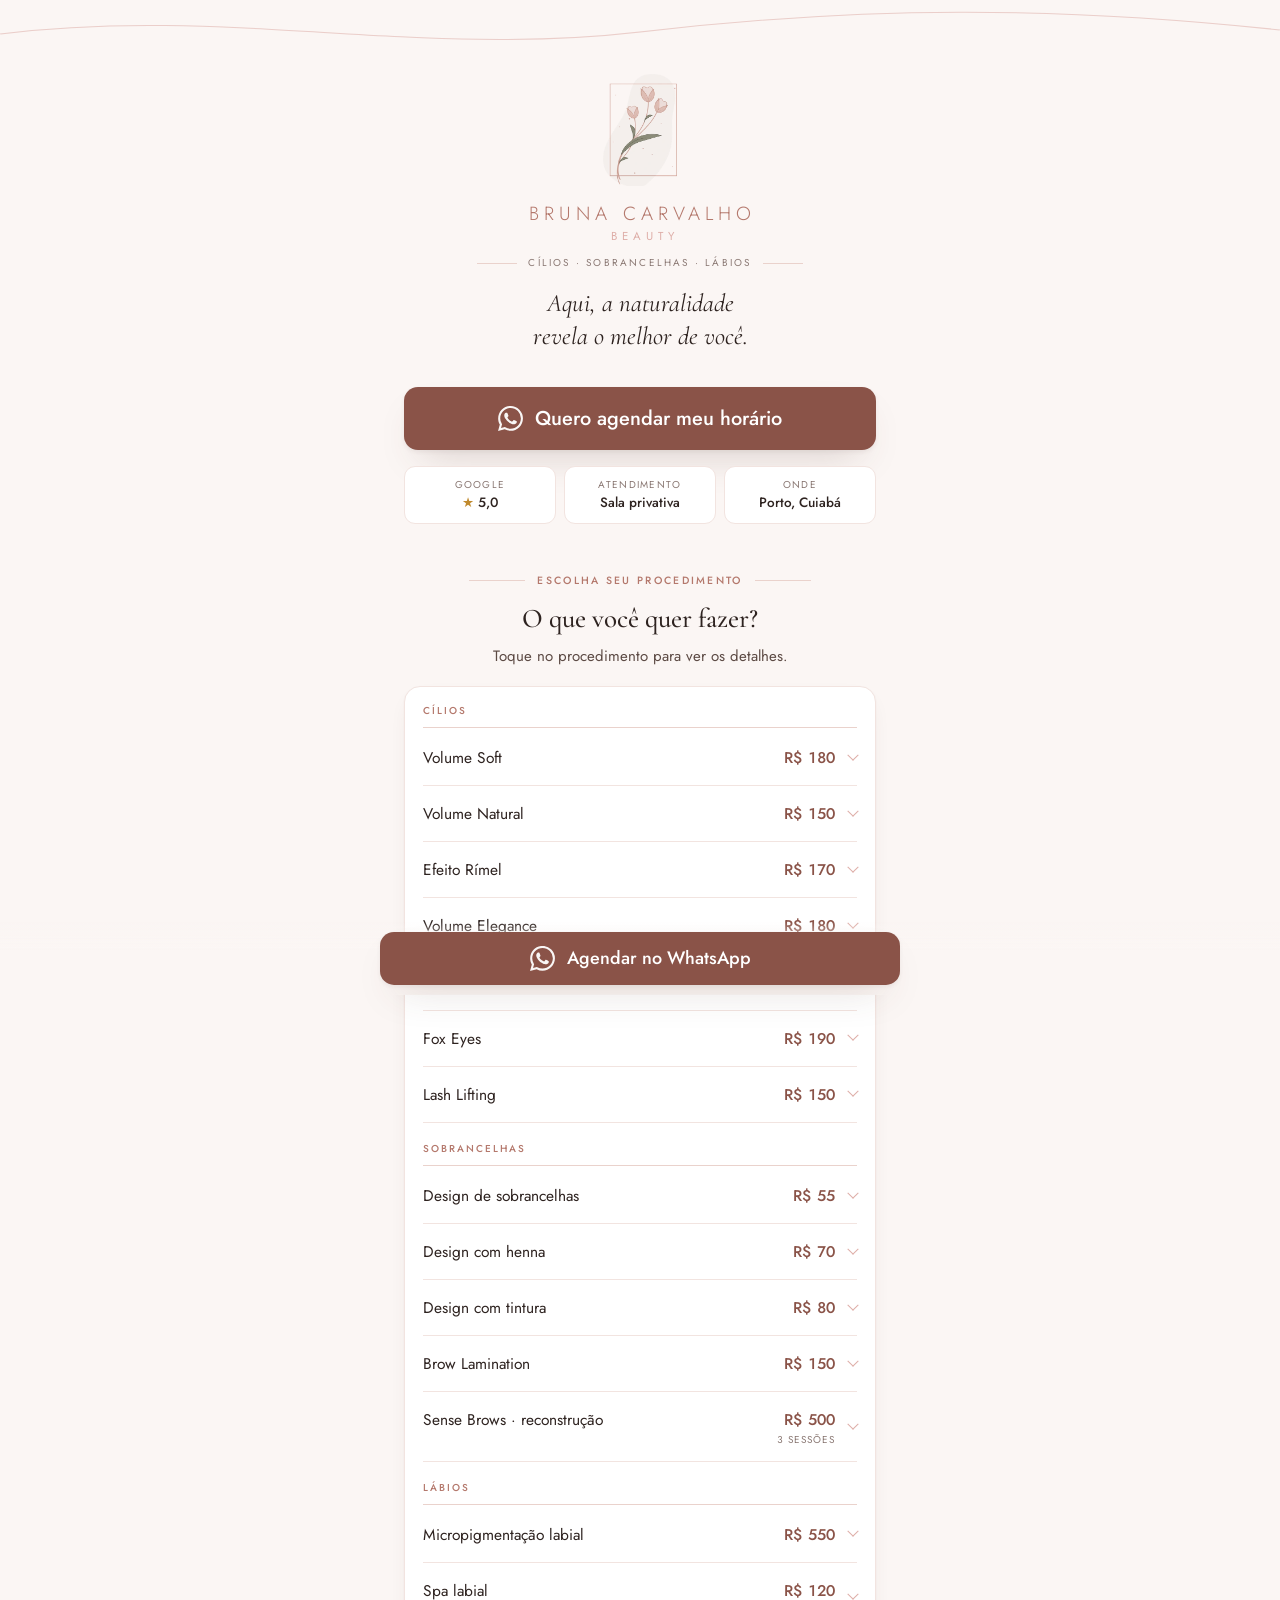
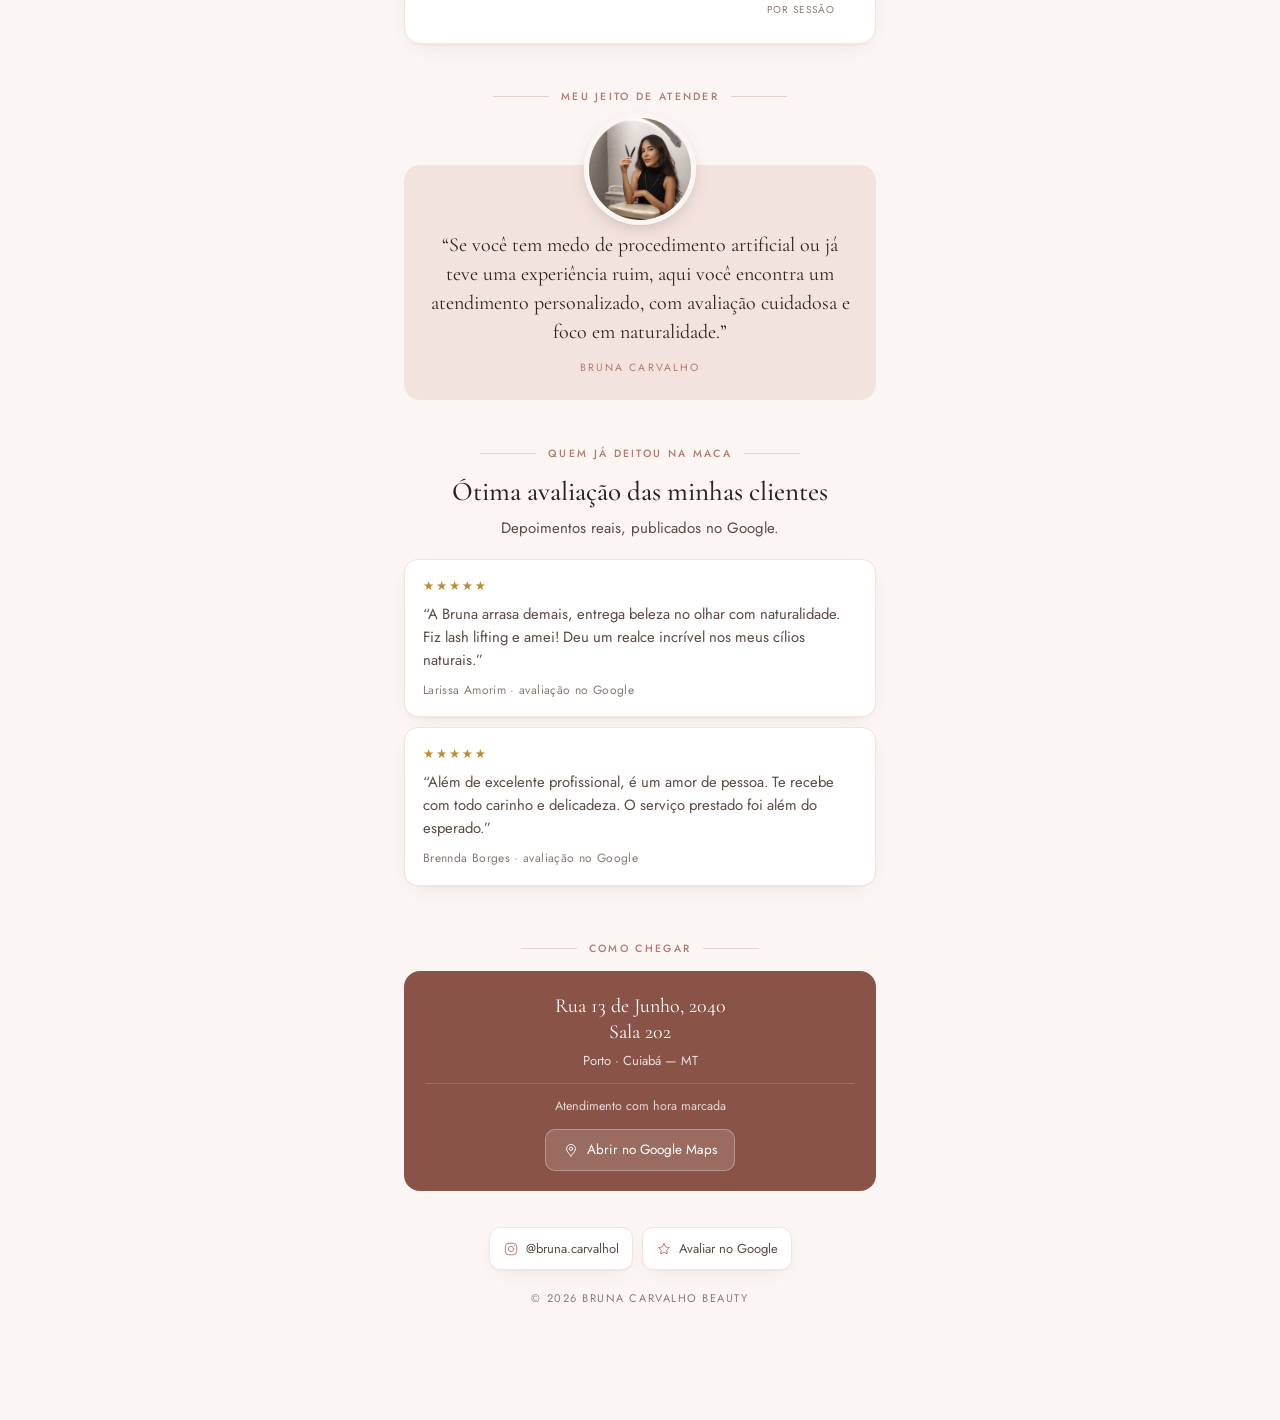
<file: bio/index.html>
<!doctype html>
<html lang="pt-BR">
<head>
<meta charset="utf-8">
<title>Bruna Carvalho Beauty</title>
<meta name="viewport" content="width=device-width,initial-scale=1">
<meta name="robots" content="noindex">
<link rel="canonical" href="https://brunacarvalho.social.br/">
<!-- Link da bio do Instagram. Responde 200 e manda para a pagina real ja etiquetada,
     para a visita entrar no painel como Instagram e nao como trafego direto.
     Aceita ?c=nome para separar a campanha (ex: link de story). -->
<script>
var c = new URLSearchParams(location.search).get("c") || "perfil";
c = encodeURIComponent(String(c).slice(0, 40));
location.replace("/?utm_source=instagram&utm_medium=bio&utm_campaign=" + c);
</script>
<meta http-equiv="refresh" content="0; url=/?utm_source=instagram&utm_medium=bio&utm_campaign=perfil">
</head>
<body style="margin:0;background:#FBF6F4;color:#5A463F;font:15px/1.6 system-ui,-apple-system,Segoe UI,Roboto,sans-serif">
<p style="padding:24px">Abrindo... <a href="/?utm_source=instagram&utm_medium=bio&utm_campaign=perfil" style="color:#8A5348">clique aqui</a> se nao abrir sozinho.</p>
</body>
</html>
</file>
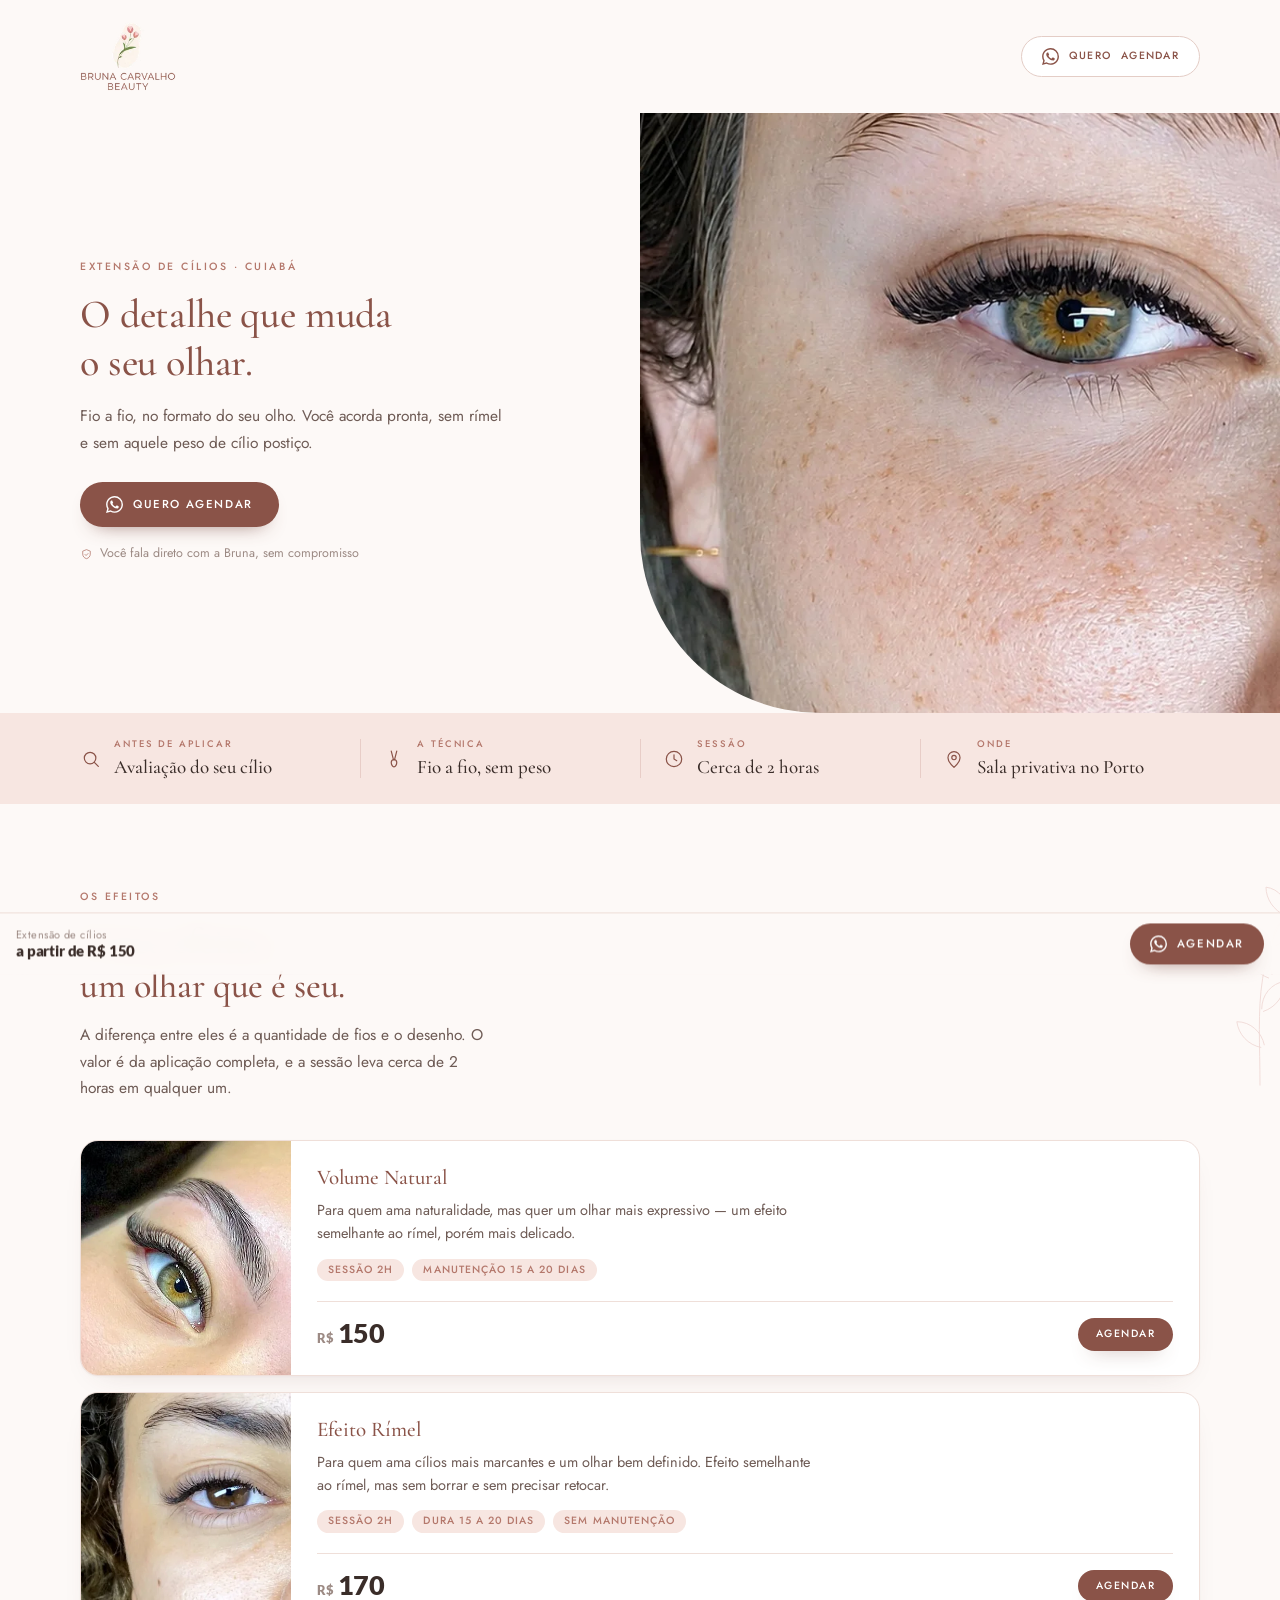
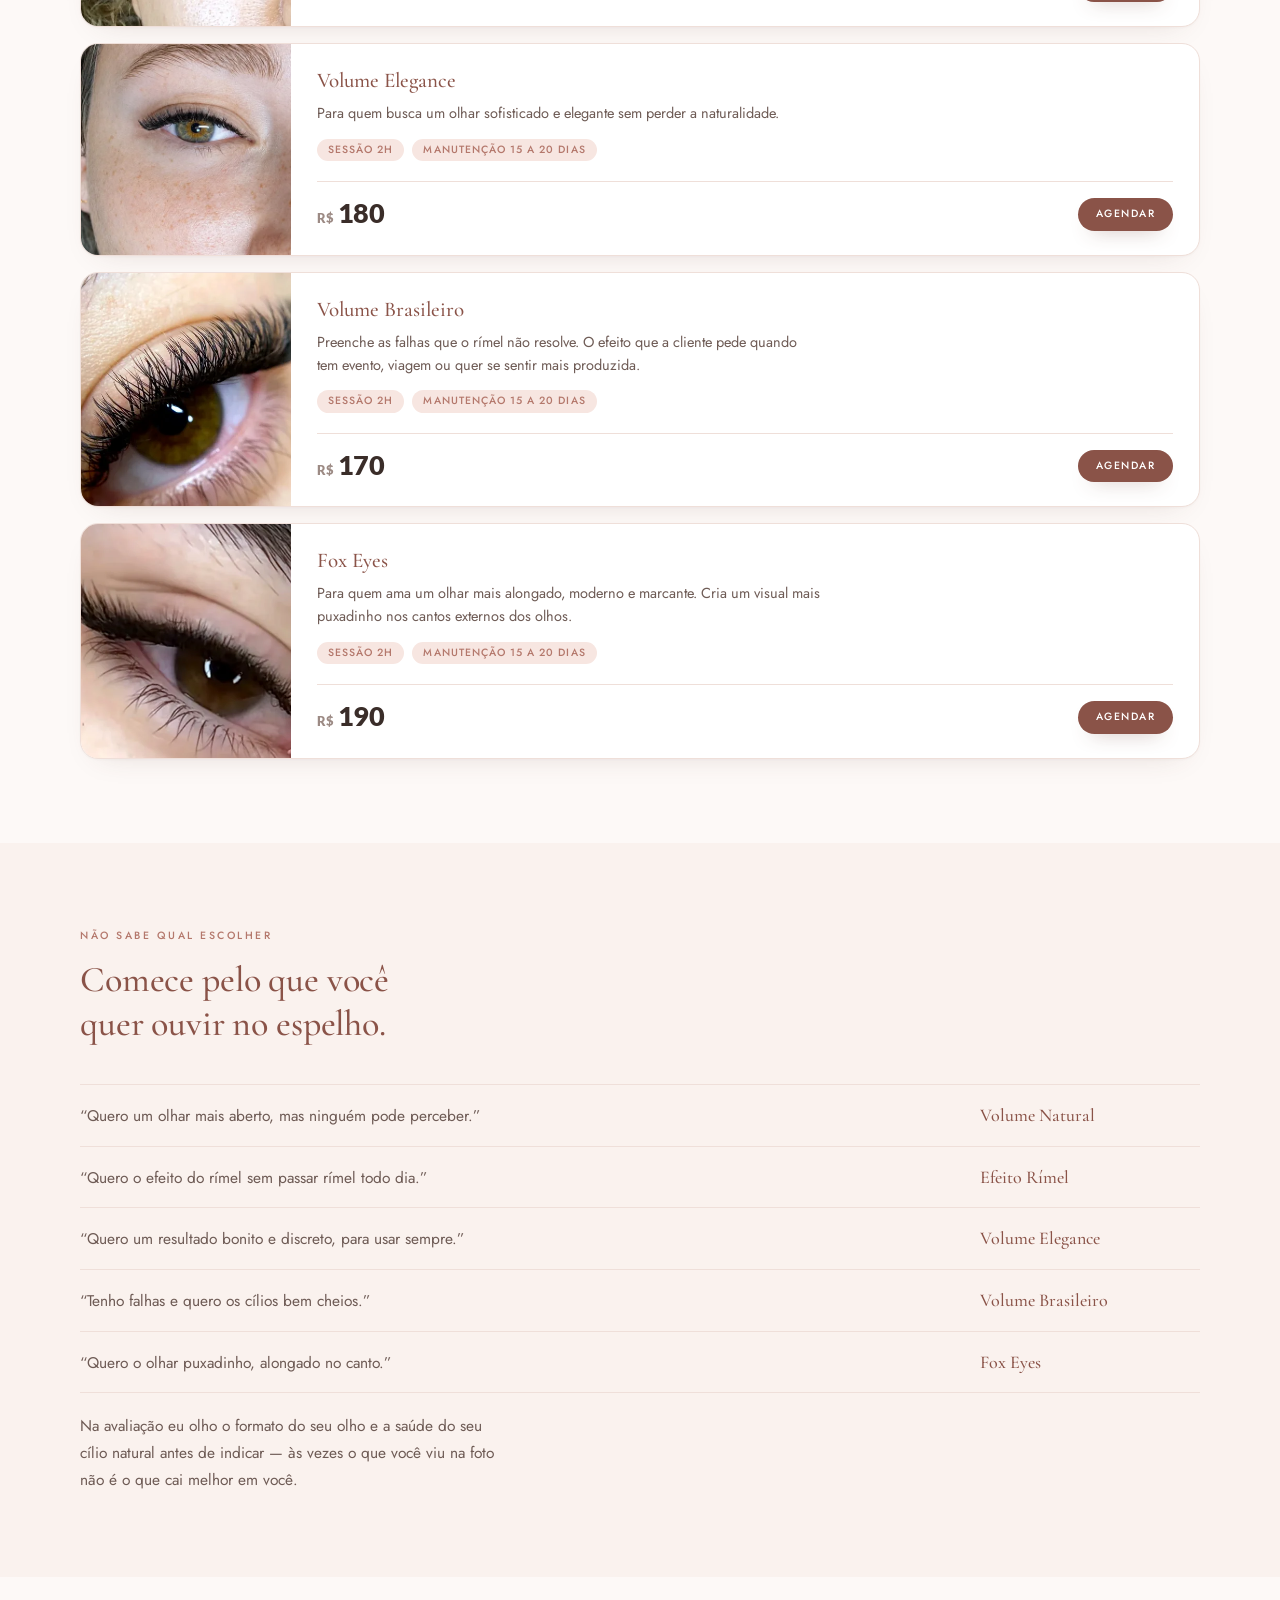
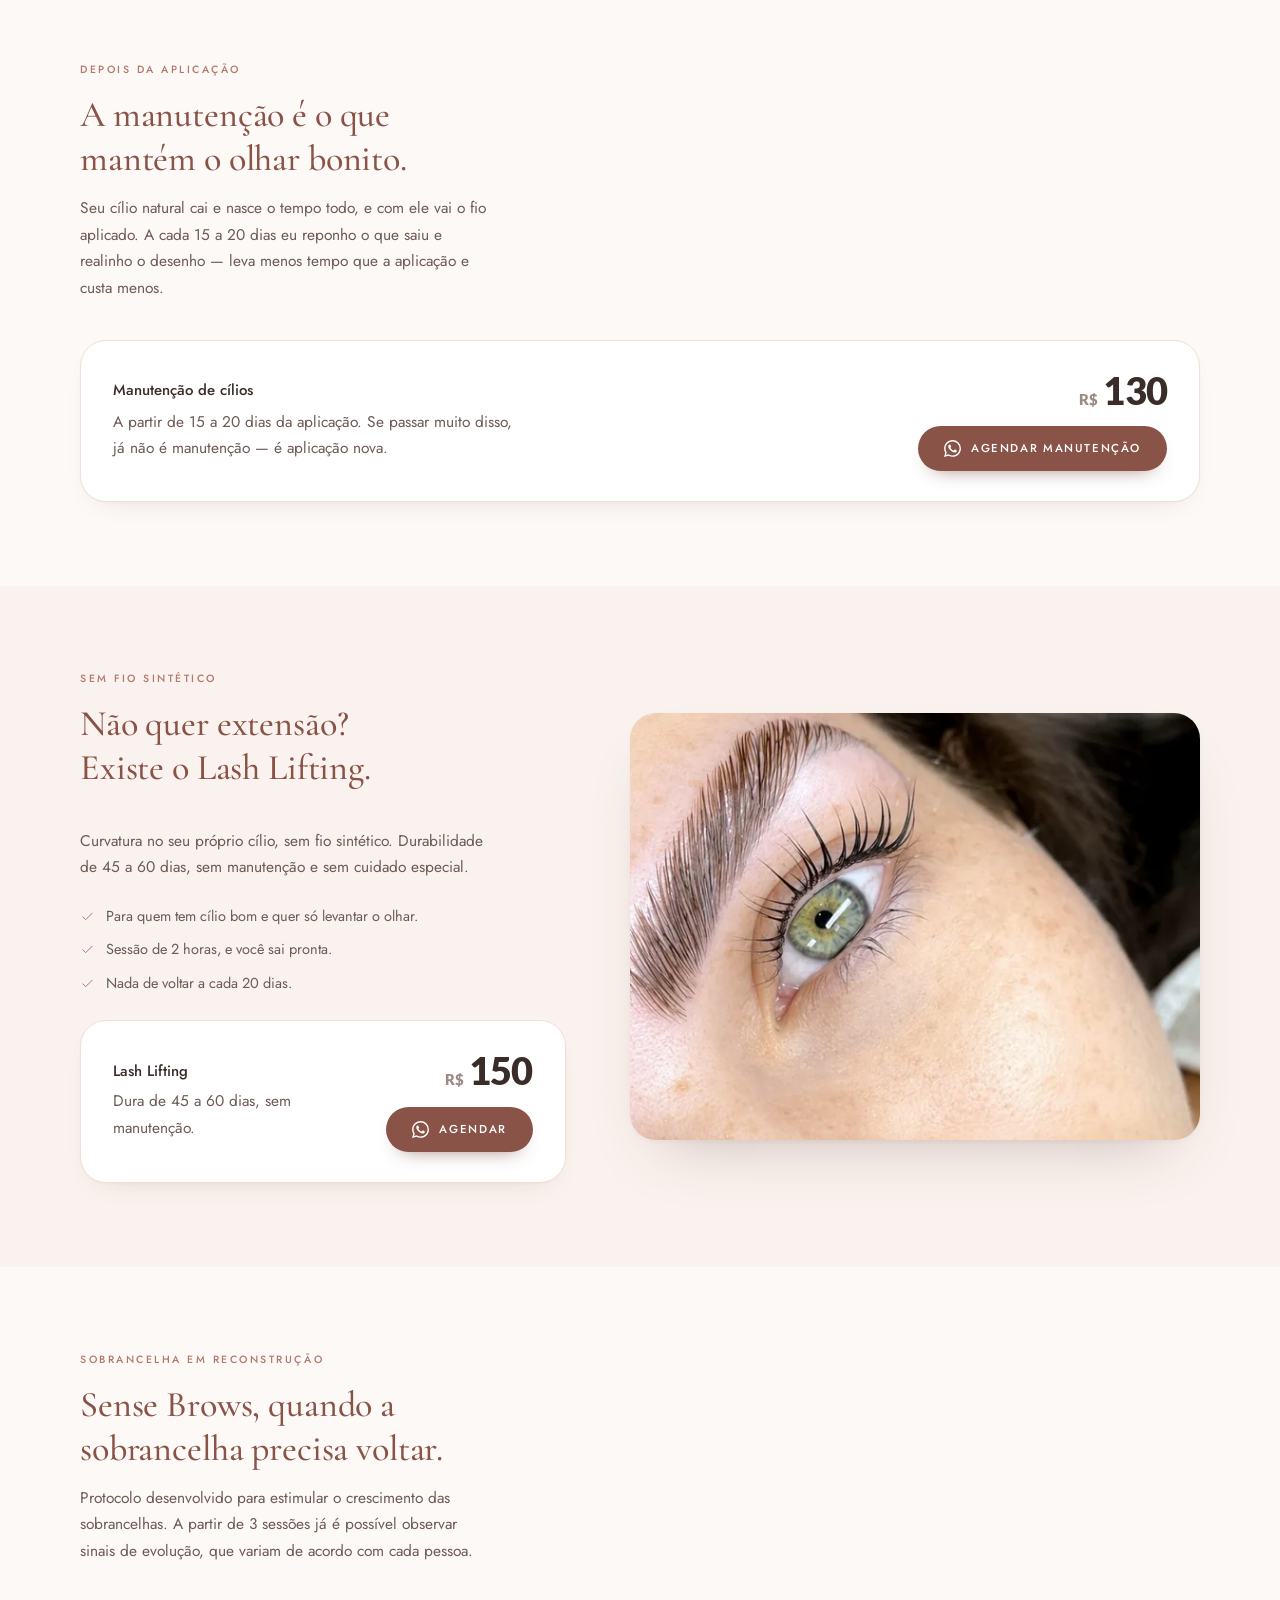
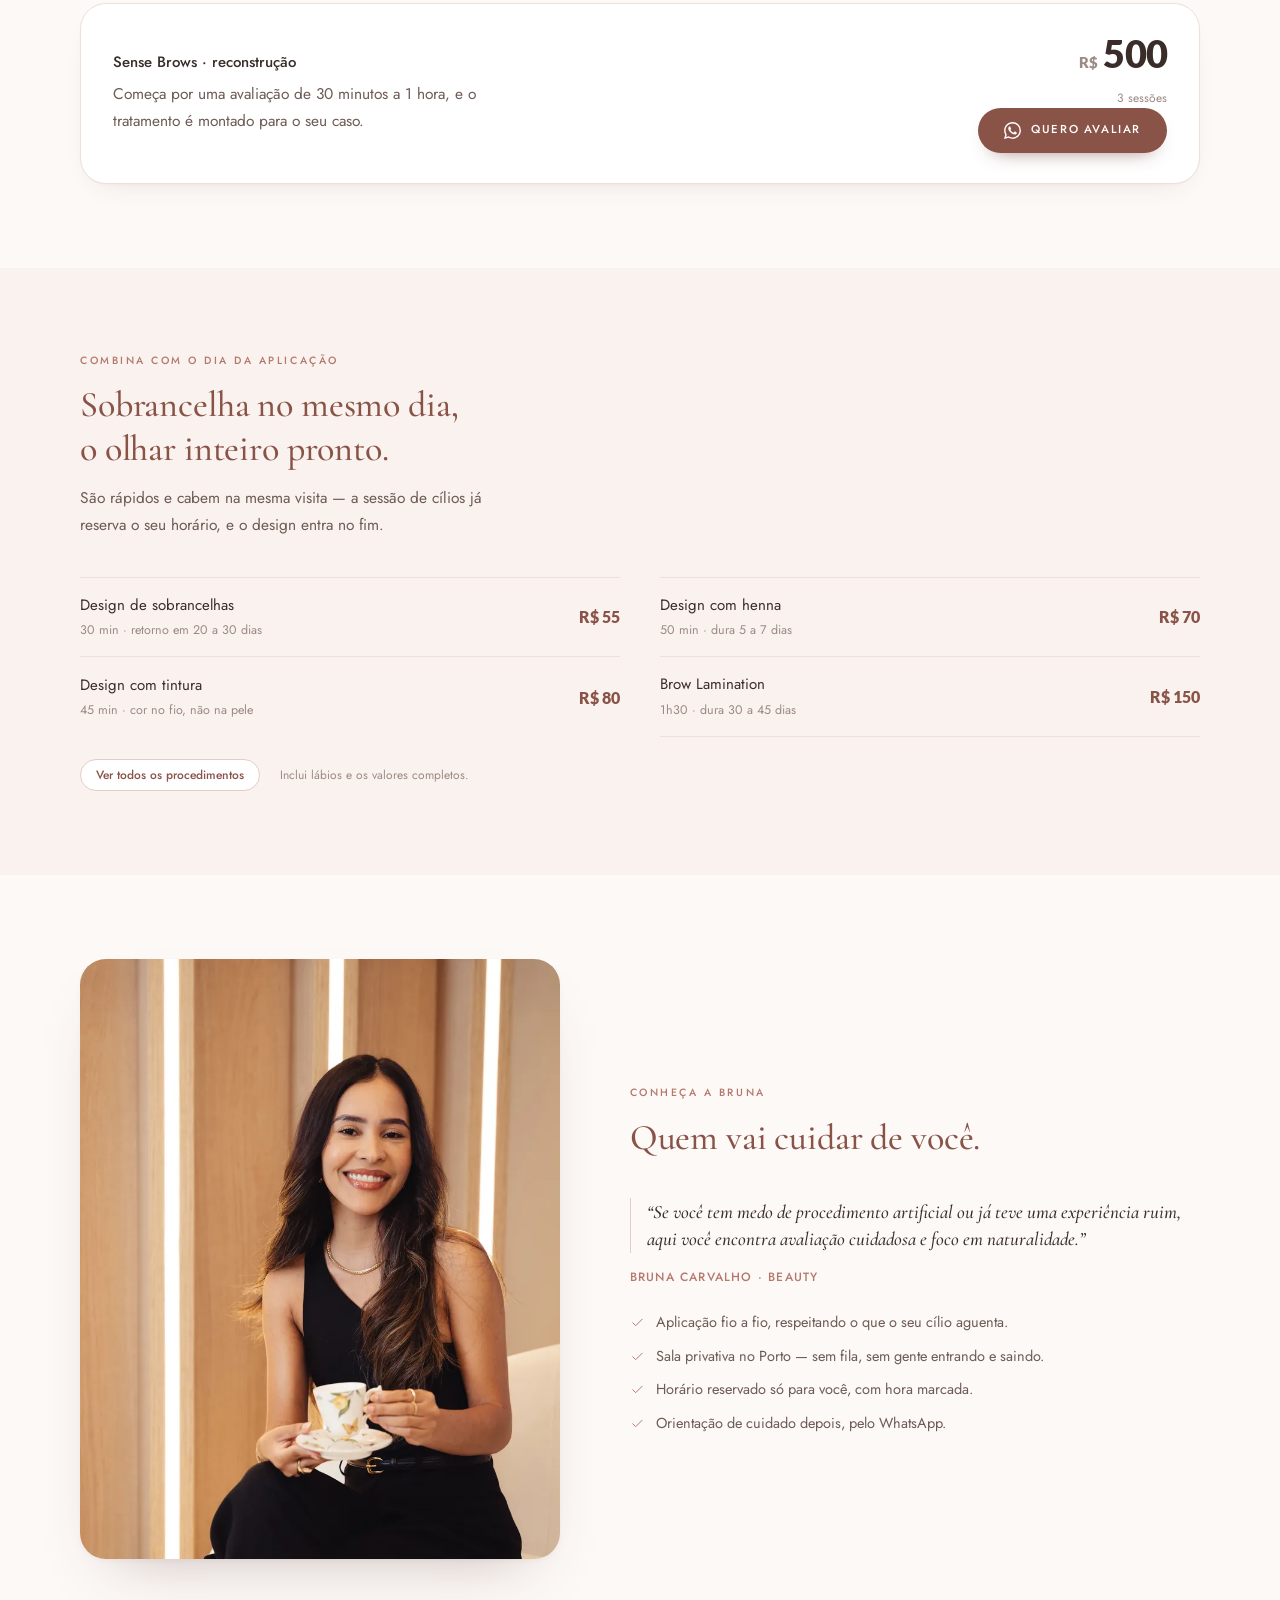
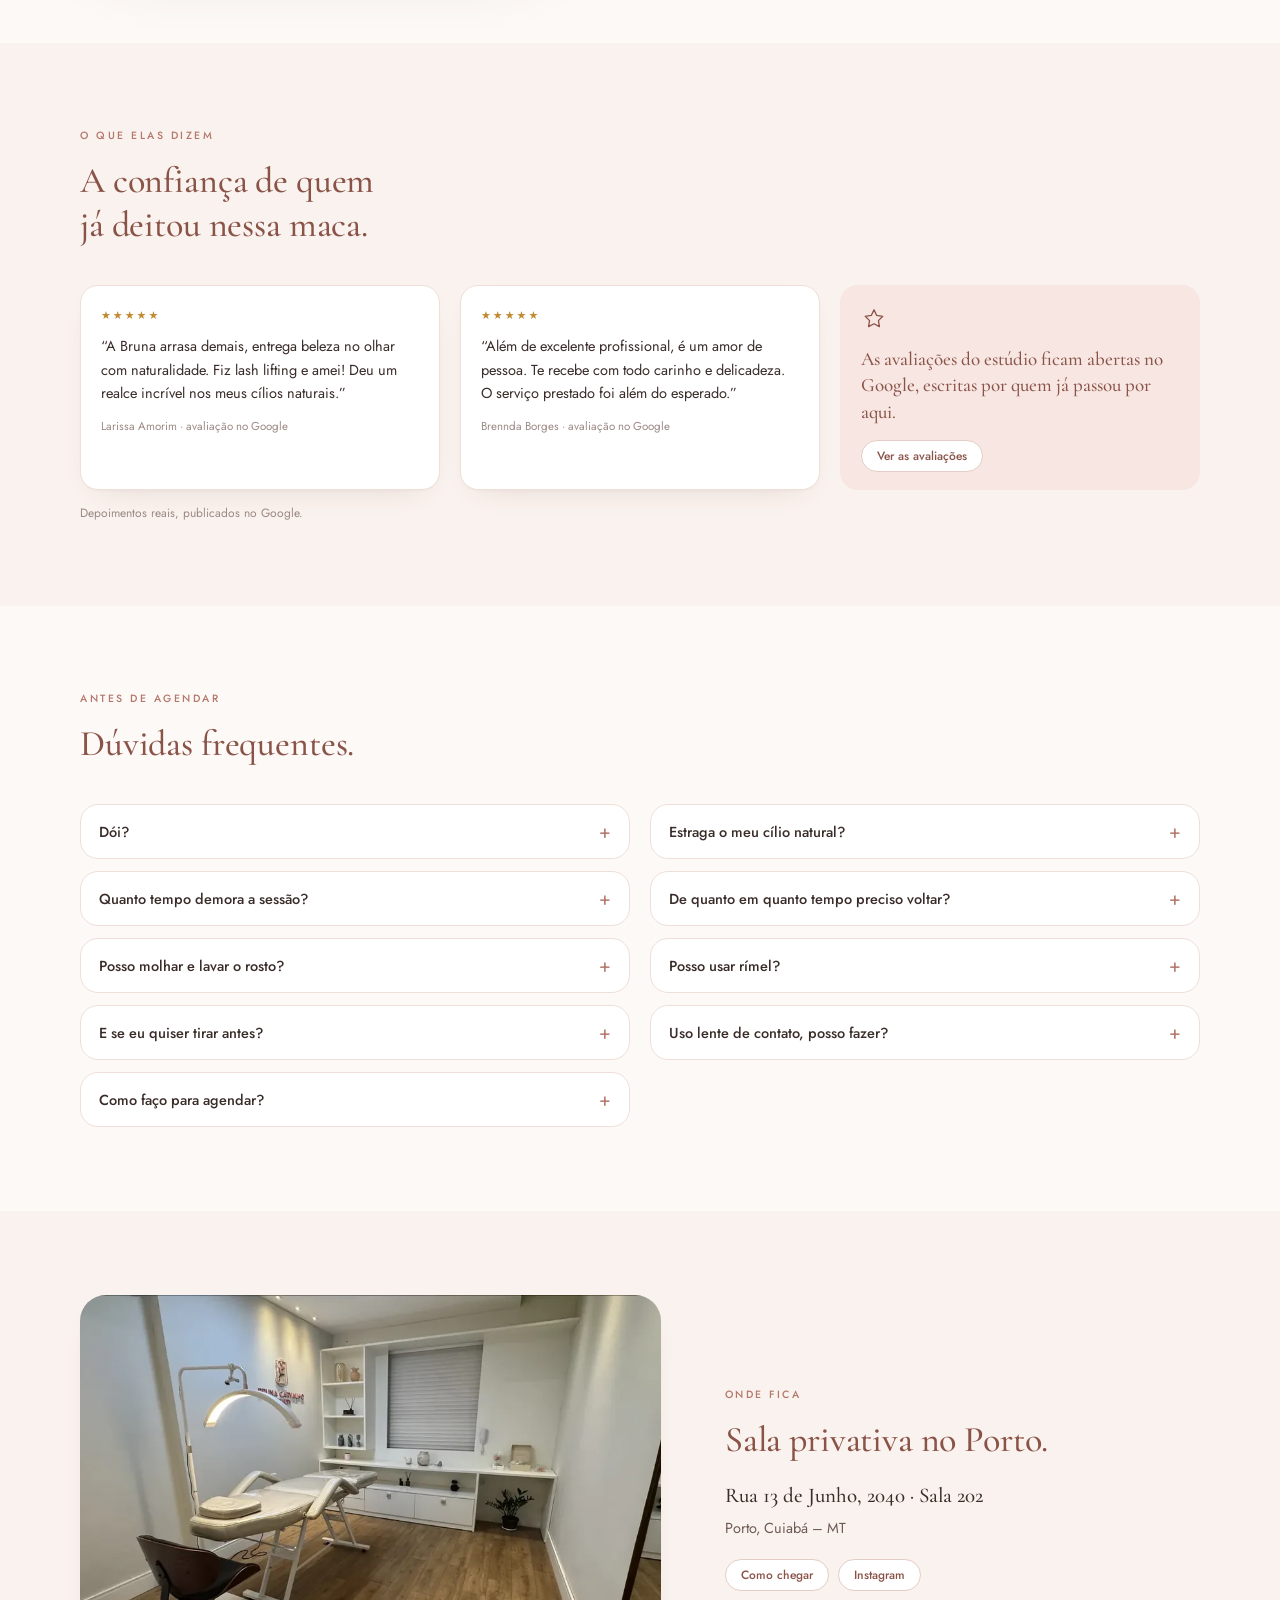
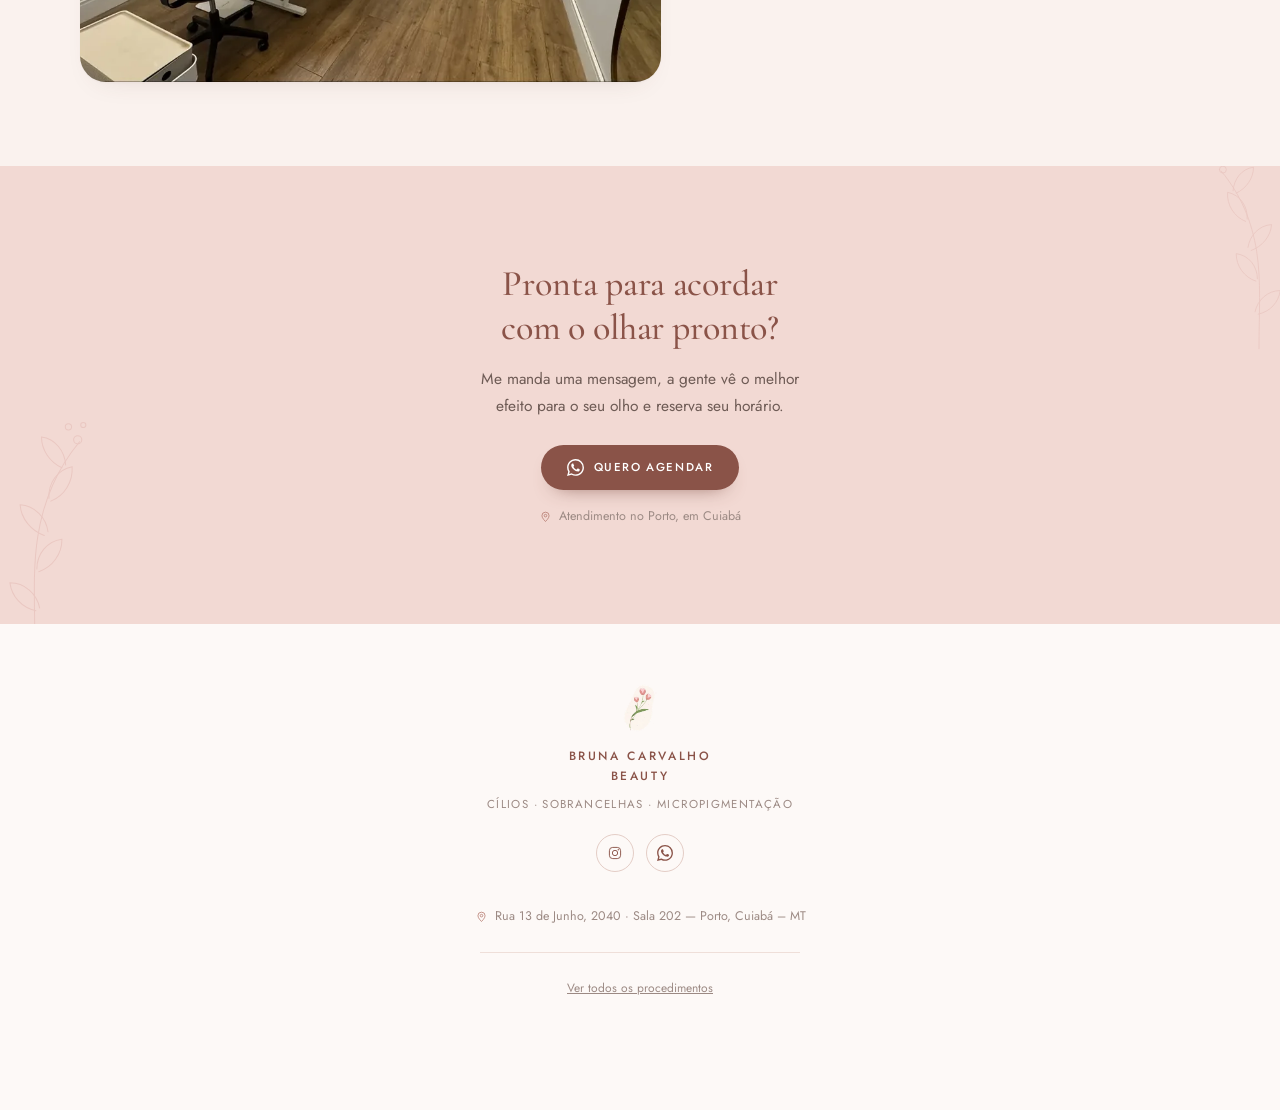
<file: cilios/index.html>
<!doctype html>
<html lang="pt-BR">
<head>
<meta charset="utf-8">
<meta name="viewport" content="width=device-width, initial-scale=1, viewport-fit=cover">
<title>Extensão de Cílios em Cuiabá — Bruna Carvalho Beauty</title>
<meta name="description" content="Extensão de cílios fio a fio no Porto, em Cuiabá. Volume Natural, Efeito Rímel, Elegance, Brasileiro e Fox Eyes a partir de R$ 150, com avaliação do seu cílio antes de aplicar.">
<meta name="theme-color" content="#FDF9F7">
<meta name="color-scheme" content="light only">
<link rel="canonical" href="https://brunacarvalho.social.br/cilios/">
<meta property="og:type" content="website">
<meta property="og:title" content="Extensão de Cílios em Cuiabá — Bruna Carvalho Beauty">
<meta property="og:description" content="Cílios fio a fio, no formato do seu olho. Cinco efeitos a partir de R$ 150, em sala privativa no Porto, em Cuiabá.">
<meta property="og:image" content="https://brunacarvalho.social.br/cilios/img/hero-800.webp">
<meta property="og:locale" content="pt_BR">
<link rel="icon" href="data:image/svg+xml,%3Csvg xmlns='http://www.w3.org/2000/svg' viewBox='0 0 32 32'%3E%3Crect width='32' height='32' rx='7' fill='%23FDF9F7'/%3E%3Ctext x='16' y='22' font-family='Georgia,serif' font-size='17' fill='%238A5348' text-anchor='middle'%3EB%3C/text%3E%3C/svg%3E">
<link rel="preload" as="font" type="font/woff2" href="/assets/fonts/cormorant-garamond-latin-500-normal.woff2" crossorigin>
<link rel="preload" as="font" type="font/woff2" href="/assets/fonts/jost-latin-400-normal.woff2" crossorigin>
<link rel="preload" as="image" href="/cilios/img/hero-800.webp" imagesrcset="/cilios/img/hero-480.webp 480w, /cilios/img/hero-800.webp 800w, /cilios/img/hero-1100.webp 1100w" imagesizes="(max-width:900px) 100vw, 50vw">
<style>
@font-face{font-family:'Cormorant Garamond';font-weight:500;font-display:swap;src:url(/assets/fonts/cormorant-garamond-latin-500-normal.woff2) format('woff2')}
@font-face{font-family:'Cormorant Garamond';font-weight:500;font-style:italic;font-display:swap;src:url(/assets/fonts/cormorant-garamond-latin-500-italic.woff2) format('woff2')}
@font-face{font-family:'Jost';font-weight:400;font-display:swap;src:url(/assets/fonts/jost-latin-400-normal.woff2) format('woff2')}
@font-face{font-family:'Jost';font-weight:500;font-display:swap;src:url(/assets/fonts/jost-latin-500-normal.woff2) format('woff2')}
@font-face{font-family:'Lato';font-weight:900;font-display:swap;src:url(/assets/fonts/lato-latin-900-normal.woff2) format('woff2')}

/* ===================================================================
   TOKENS
   =================================================================== */
:root{
  --ground:#FDF9F7; --surface:#FFFFFF; --cream:#FAF2EE; --blush:#F7E6E1; --blush-2:#F2D9D3;
  --ink:#3A2D29; --ink-2:#6E5B55; --muted:#9C8A84;
  --line:#EFDFD9; --line-2:#E4CDC6;
  --brand:#B4786C; --deep:#8A5348; --deep-2:#73433A; --rose:#DEAEA8; --star:#C08A2E;

  --serif:'Cormorant Garamond',Georgia,serif;
  --sans:'Jost',system-ui,-apple-system,'Segoe UI',sans-serif;
  --num:'Lato',system-ui,sans-serif;

  --pad:20px;                 /* respiro lateral no celular */
  --max:1120px;
  --r-g:26px; --r-c:18px; --r-s:12px;
  --sombra:0 1px 2px rgba(90,58,50,.03), 0 12px 30px -20px rgba(90,58,50,.22);
  --sombra-2:0 2px 4px rgba(90,58,50,.04), 0 30px 60px -34px rgba(90,58,50,.34);
}
*{box-sizing:border-box}
html{-webkit-text-size-adjust:100%;scroll-behavior:smooth}
html,body{max-width:100%;overflow-x:clip}
body{margin:0;background:var(--ground);color:var(--ink-2);
     font-family:var(--sans);font-size:15.5px;line-height:1.7;
     -webkit-font-smoothing:antialiased;text-rendering:optimizeLegibility}
img{max-width:100%;display:block;height:auto}
figure{margin:0}
a{color:inherit}
p{margin:0}
::selection{background:var(--blush)}
.wrap{width:min(100% - (var(--pad) * 2),var(--max));margin-inline:auto}

/* ===================================================================
   TIPOGRAFIA
   =================================================================== */
h1,h2,h3{margin:0;font-weight:500}
h1,h2{font-family:var(--serif);color:var(--deep);letter-spacing:-.004em;line-height:1.22}
h1{font-size:clamp(30px,5.4vw,40px)}
h2{font-size:clamp(27px,4.6vw,36px)}
h3{font-family:var(--sans);font-size:15px;font-weight:500;line-height:1.4;color:var(--ink)}
.olho{display:block;font-family:var(--sans);font-size:10.5px;font-weight:500;
      letter-spacing:.24em;text-transform:uppercase;color:var(--brand);margin:0 0 14px}
.sub{margin-top:16px;font-size:15.5px;line-height:1.72;color:var(--ink-2);max-width:46ch}
.mini{font-size:12px;line-height:1.55;color:var(--muted)}
.num{font-family:var(--num);font-weight:900}

/* ===================================================================
   BOTÕES E SELOS
   =================================================================== */
.btn{display:inline-flex;align-items:center;justify-content:center;gap:10px;
     padding:14px 26px;border-radius:999px;background:var(--deep);color:#fff;text-decoration:none;
     font-size:11.5px;font-weight:500;letter-spacing:.14em;text-transform:uppercase;line-height:1;
     box-shadow:0 10px 20px -14px rgba(115,67,58,.85);
     transition:background .18s ease,transform .18s ease}
.btn:hover{background:var(--deep-2)}
.btn:active{transform:translateY(1px)}
.btn svg{width:17px;height:17px;flex:none}
.btn.clara{background:var(--surface);color:var(--deep);border:1px solid var(--line-2);box-shadow:none}
.btn.clara:hover{background:var(--cream)}
.local{display:inline-flex;align-items:center;gap:7px;margin-top:16px;font-size:12.5px;color:var(--muted)}
.local svg{width:13px;height:13px;flex:none;color:var(--brand)}
.pill{display:inline-flex;align-items:center;gap:7px;padding:9px 15px;border-radius:999px;
      border:1px solid var(--line-2);background:var(--surface);color:var(--deep);
      text-decoration:none;font-size:12px;font-weight:500;line-height:1;transition:border-color .18s}
.pill:hover{border-color:var(--brand)}

/* ===================================================================
   ORNAMENTO
   =================================================================== */
.ramo{display:none;position:absolute;color:var(--rose);opacity:.4;pointer-events:none;z-index:0}
.fim .ramo{display:block}
.ramo svg{width:100%;height:auto;display:block}

/* ===================================================================
   TOPO
   =================================================================== */
.topo{position:relative;z-index:3;background:var(--ground)}
.topo .wrap{display:flex;align-items:center;justify-content:space-between;padding:16px 0}
.topo img{width:84px;height:auto}
.topo .btn{padding:10px 16px;font-size:10px;letter-spacing:.12em}
.so-desk{display:none}

/* ===================================================================
   HERO
   =================================================================== */
.hero{position:relative;background:var(--ground);padding:0 0 44px}
.hero-foto{position:relative;overflow:hidden;border-bottom-left-radius:90px}
.hero-foto img{width:100%;height:clamp(260px,52vw,330px);object-fit:cover;object-position:58% 34%}
.hero-copy{padding:32px var(--pad) 0}
.hero-copy .btn{margin-top:26px}

/* faixa de confiança */
.confia{background:var(--blush);position:relative;z-index:1}
.confia .wrap{display:grid;grid-template-columns:1fr;gap:0;padding:4px 0}
.confia .it{display:grid;grid-template-columns:auto 1fr;gap:13px;align-items:center;padding:14px 2px}
.confia .it + .it{border-top:1px solid rgba(180,120,108,.2)}
.confia svg{width:20px;height:20px;color:var(--deep);display:block;stroke-width:1.3}
.confia span{display:block;font-size:9.5px;font-weight:500;letter-spacing:.2em;
             text-transform:uppercase;color:var(--brand);line-height:1.2}
.confia b{display:block;margin-top:5px;font-family:var(--serif);font-size:19px;font-weight:500;
          color:var(--ink);line-height:1.2}

/* ===================================================================
   SEÇÕES
   =================================================================== */
section{position:relative;padding:56px 0;overflow:hidden}
.cream{background:var(--cream)}
.branco{background:var(--surface)}
.cab{margin-bottom:28px;position:relative;z-index:1}
.cab .sub{margin-top:14px}

/* antes e depois */
.pares{display:grid;gap:18px}
.moldura{position:relative;border-radius:var(--r-c);overflow:hidden;box-shadow:var(--sombra)}
.moldura img{width:100%;aspect-ratio:3/2;object-fit:cover}
.moldura .tag{position:absolute;bottom:12px;font-size:9.5px;letter-spacing:.18em;text-transform:uppercase;
  background:rgba(255,255,255,.93);padding:6px 12px;border-radius:999px;color:var(--deep);font-weight:500}
.moldura .tag.a{left:12px}
.moldura .tag.d{left:calc(50% + 12px)}
.par figure{margin:0}
.par figcaption{margin-top:10px}
.creditos{margin-top:18px}

/* lista com ícone */
.itens{display:grid;gap:22px}
.item{display:grid;grid-template-columns:44px 1fr;gap:16px;align-items:start}
.item .ic{width:44px;height:44px;border-radius:50%;background:var(--blush);display:grid;place-items:center}
.item .ic svg{width:19px;height:19px;color:var(--deep);stroke-width:1.3}
.item p{margin-top:5px;font-size:14.5px;line-height:1.62}
.dupla{display:grid;gap:32px}
.dupla .foto{order:2}
.dupla .foto img{border-radius:var(--r-g);aspect-ratio:4/5;object-fit:cover;box-shadow:var(--sombra-2)}
.dupla .foto img.larga{aspect-ratio:4/3}

/* etapas */
.etapas{display:grid;gap:0;position:relative}
.etapa{position:relative;padding:0 0 26px 60px}
.etapa:last-child{padding-bottom:0}
.etapa::before{content:"";position:absolute;left:19px;top:40px;bottom:-4px;width:1px;background:var(--line-2)}
.etapa:last-child::before{display:none}
.etapa .n{position:absolute;left:0;top:0;width:38px;height:38px;border-radius:50%;
  background:var(--deep);color:#fff;display:grid;place-items:center;
  font-family:var(--num);font-weight:900;font-size:12px;letter-spacing:.02em}
.etapa h3{padding-top:9px;color:var(--deep);font-family:var(--serif);font-size:20px;font-weight:500}
.etapa p{margin-top:5px;font-size:14.5px;line-height:1.62}
.sala{margin-top:34px}
.sala img{border-radius:var(--r-g);aspect-ratio:3/2;object-fit:cover;box-shadow:var(--sombra)}
.sala figcaption{margin-top:10px}

/* bruna */
.fala{font-family:var(--serif);font-style:italic;font-size:19px;line-height:1.45;color:var(--ink);
      padding-left:16px;border-left:1px solid var(--line-2);margin-top:18px}
.nome{display:block;margin-top:14px;font-size:12px;font-weight:500;letter-spacing:.1em;
      text-transform:uppercase;color:var(--brand)}
.checks{margin:24px 0 0;padding:0;list-style:none;display:grid;gap:11px}
.checks li{display:flex;gap:11px;align-items:flex-start;font-size:14.5px;color:var(--ink-2);line-height:1.55}
.checks svg{width:15px;height:15px;flex:none;color:var(--brand);margin-top:4px;stroke-width:1.6}

/* depoimentos */
.deps{display:grid;gap:14px}
.dep{background:var(--surface);border:1px solid var(--line);border-radius:var(--r-c);
     padding:20px 20px 17px;box-shadow:var(--sombra)}
.dep .estrelas{color:var(--star);letter-spacing:2px;font-size:11px;display:block;margin-bottom:10px}
.dep p{font-size:14.5px;line-height:1.62;color:var(--ink)}
.dep .quem{margin-top:12px;font-size:11.5px;color:var(--muted)}
.dep.destaque{background:var(--blush);border-color:transparent;box-shadow:none;
  display:flex;flex-direction:column;align-items:flex-start;justify-content:center;gap:14px}
.dep.destaque svg{width:26px;height:26px;color:var(--deep);stroke-width:1.2}
.dep.destaque p{font-family:var(--serif);font-size:19px;line-height:1.4;color:var(--deep)}
.deps + .mini{margin-top:14px}
.deps + .mini a{color:var(--deep)}

/* valor */
.valor{display:grid;gap:28px}
.card-valor{background:var(--surface);border:1px solid var(--line);border-radius:var(--r-g);
            padding:26px 24px 24px;box-shadow:var(--sombra-2)}
.card-valor .rot{font-size:10px;font-weight:500;letter-spacing:.22em;text-transform:uppercase;color:var(--brand)}
.card-valor .v{display:flex;align-items:flex-start;gap:6px;margin-top:10px;color:var(--ink)}
.card-valor .cifra{font-family:var(--num);font-weight:900;font-size:17px;line-height:1;padding-top:8px;color:var(--muted)}
.card-valor .n{font-family:var(--num);font-weight:900;font-size:clamp(46px,12vw,56px);line-height:.88;letter-spacing:-.025em}
.card-valor .cond{margin:20px 0 22px;padding-top:16px;border-top:1px solid var(--line);
                  display:grid;gap:8px;font-size:14.5px}
.card-valor .cond b{font-weight:500;color:var(--ink)}
.card-valor .mini{margin-top:12px}

/* faq */
.faq{display:grid;gap:10px}
.faq details{background:var(--surface);border:1px solid var(--line);border-radius:var(--r-c);
             transition:border-color .18s}
.faq details[open]{border-color:var(--line-2)}
.faq summary{list-style:none;cursor:pointer;padding:16px 18px;display:flex;gap:14px;
             align-items:center;justify-content:space-between;
             font-size:14.5px;font-weight:500;color:var(--ink);line-height:1.45}
.faq summary::-webkit-details-marker{display:none}
.faq summary::after{content:"+";font-family:var(--sans);font-size:19px;font-weight:400;line-height:1;
                    color:var(--brand);transition:transform .2s ease;flex:none}
.faq details[open] summary::after{transform:rotate(45deg)}
.faq p{padding:0 18px 18px;font-size:14.5px;line-height:1.65}

/* onde */
.onde{display:grid;gap:26px}
.onde img{border-radius:var(--r-g);aspect-ratio:3/2;object-fit:cover;box-shadow:var(--sombra)}
.end{margin-top:16px;font-size:14.5px}
.end b{display:block;font-family:var(--serif);font-size:21px;font-weight:500;color:var(--ink);margin-bottom:2px}
.links{display:flex;gap:9px;flex-wrap:wrap;margin-top:18px}

/* fechamento */
.fim{position:relative;background:var(--blush-2);text-align:center;padding:60px 0;overflow:hidden}
.fim h2{margin-inline:auto}
.fim .sub{margin:16px auto 0;max-width:38ch}
.fim .btn{margin-top:26px}
.fim .local{display:flex;justify-content:center;margin-top:16px}

/* rodapé */
footer{background:var(--ground);padding:44px 0 120px;text-align:center}
footer .marca{width:34px;margin:0 auto 14px;opacity:.9}
footer .nome-marca{font-family:var(--sans);font-size:12px;font-weight:500;letter-spacing:.22em;
                   text-transform:uppercase;color:var(--deep);line-height:1.7}
footer .tags{margin-top:8px;font-size:11.5px;letter-spacing:.12em;text-transform:uppercase;color:var(--muted)}
footer .redes{display:flex;justify-content:center;gap:12px;margin:20px 0 18px}
footer .redes a{width:38px;height:38px;border-radius:50%;border:1px solid var(--line-2);
                display:grid;place-items:center;color:var(--deep);transition:border-color .18s}
footer .redes a:hover{border-color:var(--brand)}
footer .redes svg{width:16px;height:16px}
footer .risco{width:min(100%,320px);height:1px;background:var(--line);margin:20px auto}

/* barra fixa */
#sticky{position:fixed;left:0;right:0;bottom:0;z-index:9;display:flex;align-items:center;
  justify-content:space-between;gap:14px;padding:10px 16px calc(10px + env(safe-area-inset-bottom));
  background:rgba(253,249,247,.94);backdrop-filter:blur(12px);-webkit-backdrop-filter:blur(12px);
  border-top:1px solid var(--line);transform:translateY(120%);transition:transform .28s ease}
#sticky.on{transform:none}
#sticky .p{font-size:11px;color:var(--muted);line-height:1.3;letter-spacing:.04em}
#sticky .p b{display:block;font-family:var(--num);font-weight:900;font-size:15px;color:var(--ink);letter-spacing:-.01em}
#sticky .btn{padding:12px 20px}

/* ===================================================================
   DESKTOP
   =================================================================== */
@media (min-width:900px){
  :root{--pad:32px}
  body{font-size:16px}
  .topo .wrap{padding:22px 0}
  .topo img{width:96px}
  .topo .btn{padding:11px 20px;font-size:10.5px}
  .so-desk{display:inline}

  .hero{display:grid;grid-template-columns:minmax(0,1fr) minmax(0,1fr);align-items:center;
        min-height:min(76vh,600px);padding:0}
  .hero-foto{order:2;position:absolute;right:0;top:0;bottom:0;width:50vw;
             border-bottom-left-radius:180px;border-top-left-radius:0}
  .hero-foto img{width:100%;height:100%}
  .hero-copy{grid-column:1;padding:48px 56px 48px max(var(--pad),calc((100vw - var(--max)) / 2));
             max-width:none}
  .ramo{display:block}
  .hero-copy > *{max-width:470px}
  .hero-copy .sub{max-width:430px}

  .confia .wrap{grid-template-columns:repeat(4,1fr);padding:26px 0}
  .confia .it{grid-template-columns:auto 1fr;gap:12px;align-items:center;padding:0 22px;
              border-top:0}
  .confia .it + .it{border-top:0;border-left:1px solid rgba(180,120,108,.22)}
  .confia .it:first-child{padding-left:0}
  .confia .it:last-child{padding-right:0}
  .confia svg{width:22px;height:22px;margin:0}
  .confia b{font-size:19px}
  .confia span{font-size:9.5px}

  section{padding:84px 0}
  .cab{margin-bottom:38px}
  .pares{grid-template-columns:1fr 1fr;gap:26px}
  .dupla{grid-template-columns:minmax(0,.92fr) minmax(0,1.08fr);gap:clamp(40px,5vw,70px);align-items:center}
  .dupla .foto{order:0}
  .dupla.inverte .foto{order:2}
  .itens{gap:24px}
  .etapas{grid-template-columns:repeat(4,1fr);gap:0 clamp(24px,3vw,40px)}
  .etapa{padding:0}
  .etapa .n{position:static;margin-bottom:20px}
  .etapa::before{left:46px;right:calc(-1 * clamp(24px,3vw,40px) - 8px);top:19px;bottom:auto;width:auto;height:1px}
  .etapa h3{padding-top:0;font-size:21px}
  .etapas .etapa:last-child::before{display:none}
  .etapa p{margin-top:7px}
  .sala{margin-top:48px}
  .sala img{aspect-ratio:21/9}
  .deps{grid-template-columns:repeat(3,1fr);gap:20px}
  .valor{grid-template-columns:minmax(0,420px) minmax(0,1fr);gap:clamp(44px,5vw,72px);align-items:center}
  .card-valor{padding:32px 30px 28px}
  .faq{grid-template-columns:1fr 1fr;gap:12px 20px;align-content:start}
  .onde{grid-template-columns:minmax(0,1.1fr) minmax(0,.9fr);gap:clamp(40px,5vw,64px);align-items:center}
  .fim{padding:96px 0}
  footer{padding:60px 0 110px}
}
@media (min-width:1180px){
  .hero-copy{padding-right:76px}
}
@media (prefers-reduced-motion:reduce){
  html{scroll-behavior:auto}
  *{transition:none!important}
}

/* ===================================================================
   FICHAS DE PROCEDIMENTO (os cinco volumes)
   =================================================================== */
.fichas{display:grid;gap:14px}
.ficha{background:var(--surface);border:1px solid var(--line);border-radius:var(--r-c);
       overflow:hidden;box-shadow:var(--sombra)}
.ficha .foto img{width:100%;aspect-ratio:4/3;object-fit:cover}
.ficha .corpo{padding:18px 18px 20px}
.ficha h3{font-family:var(--serif);font-size:21px;font-weight:500;color:var(--deep);line-height:1.2}
.ficha p{margin-top:8px;font-size:14.5px;line-height:1.6}
.ficha .specs{display:flex;flex-wrap:wrap;gap:6px 8px;margin-top:14px}
.ficha .specs span{font-size:10.5px;font-weight:500;letter-spacing:.1em;text-transform:uppercase;
  color:var(--brand);background:var(--blush);border-radius:999px;padding:6px 11px;line-height:1}
.ficha .pe{display:flex;align-items:center;justify-content:space-between;gap:14px;
           margin-top:18px;padding-top:16px;border-top:1px solid var(--line)}
.ficha .v{display:flex;align-items:baseline;gap:4px;color:var(--ink)}
.ficha .v .cifra{font-family:var(--num);font-weight:900;font-size:13px;color:var(--muted)}
.ficha .v .n{font-family:var(--num);font-weight:900;font-size:27px;line-height:1;letter-spacing:-.02em}
.ficha .btn{padding:11px 18px;font-size:10.5px}

/* escolha do efeito */
.escolha{display:grid;gap:0;margin-top:4px}
.escolha div{display:grid;grid-template-columns:1fr;gap:6px;
             padding:15px 0;border-top:1px solid var(--line)}
.escolha div:last-child{border-bottom:1px solid var(--line)}
.escolha .q{font-size:14.5px;color:var(--ink-2)}
.escolha .r{font-family:var(--serif);font-size:18px;color:var(--deep)}
.nota-escolha{margin-top:20px}

/* lista compacta (sobrancelhas complementares) */
.simples{display:grid;gap:0;margin-top:4px}
.simples a{display:grid;grid-template-columns:1fr auto;gap:12px 18px;align-items:center;
           padding:15px 0;border-top:1px solid var(--line);text-decoration:none;transition:opacity .16s}
.simples a:last-child{border-bottom:1px solid var(--line)}
.simples a:hover{opacity:.7}
.simples .nm{font-size:15px;color:var(--ink)}
.simples .nm small{display:block;margin-top:2px;font-size:12.5px;color:var(--muted)}
.simples .vl{font-family:var(--num);font-weight:900;font-size:16px;color:var(--deep);white-space:nowrap}
.pos-lista{margin-top:22px;display:flex;flex-wrap:wrap;gap:14px 20px;align-items:center}

/* destaque (manutenção) */
.faixa-nota{background:var(--surface);border:1px solid var(--line);border-radius:var(--r-g);
            padding:24px 22px;box-shadow:var(--sombra)}
.faixa-nota .v{display:flex;align-items:baseline;gap:5px;margin-top:12px;color:var(--ink)}
.faixa-nota .v .cifra{font-family:var(--num);font-weight:900;font-size:15px;color:var(--muted)}
.faixa-nota .v .n{font-family:var(--num);font-weight:900;font-size:38px;line-height:1;letter-spacing:-.02em}
.faixa-nota .btn{margin-top:18px}

@media (min-width:900px){
  .fichas{grid-template-columns:1fr;gap:16px}
  .ficha{display:grid;grid-template-columns:210px minmax(0,1fr);align-items:stretch}
  .ficha .foto img{height:100%;aspect-ratio:auto;min-height:180px}
  .ficha .corpo{padding:24px 26px;display:grid;align-content:center}
  .ficha p{max-width:56ch}
  .ficha .pe{margin-top:20px}
  .escolha div{grid-template-columns:1fr 220px;gap:10px 18px;align-items:baseline}
  .escolha .r{white-space:nowrap}
  .escolha .q{font-size:15.5px}
  .simples{grid-template-columns:1fr 1fr;gap:0 40px}
  .simples a:nth-child(2){border-top:1px solid var(--line)}
  .faixa-nota{display:grid;grid-template-columns:minmax(0,1fr) auto;gap:40px;align-items:center;
              padding:30px 32px}
  .faixa-nota .btn{margin-top:0}
  .faixa-nota .lado{text-align:right}
  .faixa-nota .v{justify-content:flex-end;margin-top:0;margin-bottom:14px}
}
</style>
<!-- ====== Pixel + Google Ads: fila agora, script depois do 1o toque ====== -->
<script>
/* So rastreia no dominio de verdade: espelho do GitHub, arquivo local e previa nao contam. */
var RASTREIA=/(^|\.)brunacarvalho\.social\.br$/.test(location.hostname);
if(RASTREIA){
!function(f,b,e,v,n,t,s){if(f.fbq)return;n=f.fbq=function(){n.callMethod?n.callMethod.apply(n,arguments):n.queue.push(arguments)};if(!f._fbq)f._fbq=n;n.push=n;n.loaded=!0;n.version='2.0';n.queue=[]}(window,document,'script');
fbq('init','1607709067684946');fbq('track','PageView');
window.dataLayer=window.dataLayer||[];function gtag(){dataLayer.push(arguments)}
gtag('js',new Date());gtag('config','AW-17940435675');
(function(){
  var feito=false,timer;
  function carrega(){
    if(feito)return; feito=true; clearTimeout(timer);
    ['https://connect.facebook.net/en_US/fbevents.js',
     'https://www.googletagmanager.com/gtag/js?id=AW-17940435675'
    ].forEach(function(src){var t=document.createElement('script');t.async=true;t.src=src;document.head.appendChild(t);});
  }
  ['pointerdown','touchstart','scroll','keydown','mousemove'].forEach(function(ev){
    window.addEventListener(ev,carrega,{passive:true,once:true});
  });
  timer=setTimeout(carrega,4000);
})();
}
</script>
<noscript><img height="1" width="1" style="display:none" alt="" src="https://www.facebook.com/tr?id=1607709067684946&ev=PageView&noscript=1"></noscript>
<script type="application/ld+json">{"@context":"https://schema.org","@graph":[{"@type":["BeautySalon","LocalBusiness"],"@id":"https://brunacarvalho.social.br/#estudio","name":"Bruna Carvalho Beauty","description":"Estúdio de extensão de cílios, design de sobrancelhas e micropigmentação labial no bairro Porto, em Cuiabá.","url":"https://brunacarvalho.social.br/","image":"https://brunacarvalho.social.br/labios/img/estudio-1200.webp","logo":"https://brunacarvalho.social.br/labios/img/logo.webp","telephone":"+55 65 99220-8250","priceRange":"$$","currenciesAccepted":"BRL","address":{"@type":"PostalAddress","streetAddress":"Rua 13 de Junho, 2040 — Sala 202","addressLocality":"Cuiabá","addressRegion":"MT","addressCountry":"BR"},"areaServed":{"@type":"City","name":"Cuiabá"},"sameAs":["https://www.instagram.com/bruna.carvalhol/","https://maps.google.com/?cid=12128612125764144780"]},{"@type":"Service","@id":"https://brunacarvalho.social.br/cilios/#servico","name":"Extensão de cílios em Cuiabá","serviceType":"Extensão de cílios","url":"https://brunacarvalho.social.br/cilios/","provider":{"@id":"https://brunacarvalho.social.br/#estudio"},"areaServed":{"@type":"City","name":"Cuiabá"},"description":"Extensão de cílios fio a fio em sala privativa, com avaliação do cílio natural antes da aplicação. Sessão de cerca de 2 horas e manutenção a cada 15 a 20 dias.","hasOfferCatalog":{"@type":"OfferCatalog","name":"Efeitos de extensão de cílios","itemListElement":[{"@type":"Offer","name":"Volume Natural","price":"150","priceCurrency":"BRL"},{"@type":"Offer","name":"Efeito Rímel","price":"170","priceCurrency":"BRL"},{"@type":"Offer","name":"Volume Brasileiro","price":"170","priceCurrency":"BRL"},{"@type":"Offer","name":"Volume Elegance","price":"180","priceCurrency":"BRL"},{"@type":"Offer","name":"Fox Eyes","price":"190","priceCurrency":"BRL"},{"@type":"Offer","name":"Manutenção de cílios","price":"130","priceCurrency":"BRL"},{"@type":"Offer","name":"Lash Lifting","price":"150","priceCurrency":"BRL"}]},"offers":{"@type":"AggregateOffer","lowPrice":"150","highPrice":"190","priceCurrency":"BRL","offerCount":"5","availability":"https://schema.org/InStock","url":"https://brunacarvalho.social.br/cilios/"}},{"@type":"FAQPage","@id":"https://brunacarvalho.social.br/cilios/#faq","mainEntity":[{"@type":"Question","name":"Dói?","acceptedAnswer":{"@type":"Answer","text":"Não. Você fica deitada de olhos fechados e os fios são aplicados um a um, sem encostar na pele. A maior parte das clientes cochila durante a sessão."}},{"@type":"Question","name":"Estraga o meu cílio natural?","acceptedAnswer":{"@type":"Answer","text":"Não, quando a aplicação respeita a espessura que o seu fio aguenta e a manutenção é feita no prazo. O que danifica é peso demais, fio colado na pele e cliente puxando em casa."}},{"@type":"Question","name":"Quanto tempo demora a sessão?","acceptedAnswer":{"@type":"Answer","text":"Cerca de 2 horas para a aplicação completa, em qualquer um dos efeitos. A manutenção leva menos."}},{"@type":"Question","name":"De quanto em quanto tempo preciso voltar?","acceptedAnswer":{"@type":"Answer","text":"A cada 15 a 20 dias para a manutenção, que custa R$ 130. Se passar muito desse prazo, cai fio demais e a aplicação vira uma nova."}},{"@type":"Question","name":"Posso molhar e lavar o rosto?","acceptedAnswer":{"@type":"Answer","text":"Pode, e deve: cílio limpo dura mais. O cuidado é evitar vapor, sauna e esfregar a região nas primeiras horas."}},{"@type":"Question","name":"Posso usar rímel?","acceptedAnswer":{"@type":"Answer","text":"Não precisa — o efeito já é esse. Rímel comum e demaquilante oleoso soltam a cola e encurtam a durabilidade."}},{"@type":"Question","name":"E se eu quiser tirar antes?","acceptedAnswer":{"@type":"Answer","text":"A remoção é feita no estúdio, com produto próprio. Nunca puxe em casa: é assim que o cílio natural se quebra."}},{"@type":"Question","name":"Uso lente de contato, posso fazer?","acceptedAnswer":{"@type":"Answer","text":"Pode. É só avisar na hora de marcar e vir sem lente no dia."}},{"@type":"Question","name":"Qual a diferença entre os efeitos?","acceptedAnswer":{"@type":"Answer","text":"A quantidade de fios e o desenho. Volume Natural é o mais discreto; Efeito Rímel define como um rímel; Elegance é sofisticado sem exagero; Brasileiro preenche falhas; Fox Eyes alonga o canto externo."}}]}]}</script>
</head>
<body>

<svg width="0" height="0" style="position:absolute" aria-hidden="true" focusable="false">
  <defs>
    <g id="s-estrela"><path d="M12 3.6l2.5 5.1 5.6.8-4 4 .9 5.6L12 16.4l-5 2.7.9-5.6-4-4 5.6-.8z" fill="none" stroke="currentColor" stroke-linejoin="round"/></g>
    <g id="s-escudo"><path d="M12 3l7 2.8v5.4c0 4.1-2.9 7.5-7 8.5-4.1-1-7-4.4-7-8.5V5.8z" fill="none" stroke="currentColor" stroke-linejoin="round"/><path d="M9.2 11.9l2 2 3.6-3.7" fill="none" stroke="currentColor" stroke-linecap="round" stroke-linejoin="round"/></g>
    <g id="s-relogio"><circle cx="12" cy="12" r="8.4" fill="none" stroke="currentColor"/><path d="M12 7.4V12l3 1.8" fill="none" stroke="currentColor" stroke-linecap="round"/></g>
    <g id="s-lupa"><circle cx="11" cy="11" r="6.3" fill="none" stroke="currentColor"/><path d="M15.6 15.6L20 20" fill="none" stroke="currentColor" stroke-linecap="round"/></g>
    <g id="s-olho"><path d="M2.6 12S6.4 5.8 12 5.8 21.4 12 21.4 12 17.6 18.2 12 18.2 2.6 12 2.6 12z" fill="none" stroke="currentColor" stroke-linejoin="round"/><circle cx="12" cy="12" r="3" fill="none" stroke="currentColor"/></g>
    <g id="s-pinca"><path d="M9 3.4l2.4 9.2M15 3.4l-2.4 9.2" fill="none" stroke="currentColor" stroke-linecap="round"/><path d="M12 12.6c1.8 0 3 1.4 3 3.2 0 2.1-1.3 4.8-3 4.8s-3-2.7-3-4.8c0-1.8 1.2-3.2 3-3.2z" fill="none" stroke="currentColor" stroke-linejoin="round"/></g>
    <g id="s-calendario"><rect x="4" y="5.6" width="16" height="14" rx="2.4" fill="none" stroke="currentColor"/><path d="M4 9.8h16M8.6 3.8v3.2M15.4 3.8v3.2" fill="none" stroke="currentColor" stroke-linecap="round"/><path d="M9 14.5l2 2 4-4" fill="none" stroke="currentColor" stroke-linecap="round" stroke-linejoin="round"/></g>
    <g id="s-check"><path d="M4.5 12.5l4.6 4.6L19.5 6.7" fill="none" stroke="currentColor" stroke-linecap="round" stroke-linejoin="round"/></g>
    <g id="s-pin"><path d="M12 21.2s6.6-6.1 6.6-10.6a6.6 6.6 0 1 0-13.2 0C5.4 15.1 12 21.2 12 21.2z" fill="none" stroke="currentColor" stroke-linejoin="round"/><circle cx="12" cy="10.4" r="2.4" fill="none" stroke="currentColor"/></g>
    <g id="s-insta"><rect x="3.6" y="3.6" width="16.8" height="16.8" rx="5" fill="none" stroke="currentColor" stroke-width="1.4"/><circle cx="12" cy="12" r="4" fill="none" stroke="currentColor" stroke-width="1.4"/><circle cx="16.9" cy="7.1" r="1" fill="currentColor"/></g>
    <path id="s-wpp" d="M17.472 14.382c-.297-.149-1.758-.867-2.03-.967-.273-.099-.471-.148-.67.15-.197.297-.767.966-.94 1.164-.173.199-.347.223-.644.075-.297-.15-1.255-.463-2.39-1.475-.883-.788-1.48-1.761-1.653-2.059-.173-.297-.018-.458.13-.606.134-.133.298-.347.446-.52.149-.174.198-.298.298-.497.099-.198.05-.371-.025-.52-.075-.149-.669-1.612-.916-2.207-.242-.579-.487-.5-.669-.51-.173-.008-.371-.01-.57-.01-.198 0-.52.074-.792.372-.272.297-1.04 1.016-1.04 2.479 0 1.462 1.065 2.875 1.213 3.074.149.198 2.096 3.2 5.077 4.487.709.306 1.262.489 1.694.625.712.227 1.36.195 1.871.118.571-.085 1.758-.719 2.006-1.413.248-.694.248-1.289.173-1.413-.074-.124-.272-.198-.57-.347m-5.421 7.403h-.004a9.87 9.87 0 0 1-5.031-1.378l-.361-.214-3.741.982.998-3.648-.235-.374a9.86 9.86 0 0 1-1.51-5.26c.001-5.45 4.436-9.884 9.888-9.884 2.64 0 5.122 1.03 6.988 2.898a9.825 9.825 0 0 1 2.893 6.994c-.003 5.45-4.437 9.884-9.885 9.884m8.413-18.297A11.815 11.815 0 0 0 12.05 0C5.495 0 .16 5.335.157 11.892c0 2.096.547 4.142 1.588 5.945L.057 24l6.305-1.654a11.882 11.882 0 0 0 5.683 1.448h.005c6.554 0 11.89-5.335 11.893-11.893a11.821 11.821 0 0 0-3.48-8.413"/>
    <g id="s-ramo" stroke="currentColor" stroke-width="1.1" fill="none" stroke-linecap="round">
      <path d="M70 258c0-46-3-86 3-124 6-38 20-72 45-102"/>
      <path d="M71 214c-15-3-26-15-28-30 16 0 29 12 32 27"/>
      <path d="M74 172c15-5 25-19 25-35-16 2-27 16-27 32"/>
      <path d="M80 133c-14-5-25-18-26-33 16 1 28 14 30 29"/>
      <path d="M87 96c15-6 24-21 23-37-16 3-26 18-25 34"/>
      <path d="M99 60c-13-6-22-19-22-33 15 2 25 15 26 30"/>
      <circle cx="116" cy="30" r="4.4"/><circle cx="106" cy="16" r="3.4"/><circle cx="122" cy="14" r="2.8"/>
    </g>
  </defs>
</svg>

<header class="topo">
  <div class="wrap">
    <a href="/" aria-label="Bruna Carvalho Beauty"><img src="/labios/img/logo.webp" width="96" height="70" alt="Bruna Carvalho Beauty"></a>
    <a class="btn clara" href="#" data-wa="agendar" data-ev="hero">
      <svg viewBox="0 0 24 24" fill="currentColor" aria-hidden="true"><use href="#s-wpp"/></svg><span class="so-desk">Quero </span>agendar</a>
  </div>
</header>

<!-- ================= HERO ================= -->
<section class="hero">
  <div class="hero-foto">
    <img src="/cilios/img/hero-800.webp" srcset="/cilios/img/hero-480.webp 480w, /cilios/img/hero-800.webp 800w, /cilios/img/hero-1100.webp 1100w" sizes="(max-width:900px) 100vw, 50vw" width="800" height="1000" fetchpriority="high" alt="Olhar com extensão de cílios feita pela Bruna Carvalho: fios alinhados e efeito natural">
  </div>
  <div class="hero-copy">
    <span class="olho">Extensão de cílios · Cuiabá</span>
    <h1>O detalhe que muda<br>o seu olhar.</h1>
    <p class="sub">Fio a fio, no formato do seu olho. Você acorda pronta, sem rímel e sem aquele peso de cílio postiço.</p>
    <div class="cta">
      <a class="btn" href="#" data-wa="agendar" data-ev="hero">
        <svg viewBox="0 0 24 24" fill="currentColor" aria-hidden="true"><use href="#s-wpp"/></svg>Quero agendar</a>
    </div>
    <span class="local"><svg viewBox="0 0 24 24" fill="none" stroke-width="1.4"><use href="#s-escudo"/></svg>Você fala direto com a Bruna, sem compromisso</span>
  </div>
</section>

<!-- ================= CONFIANÇA ================= -->
<div class="confia">
  <div class="wrap">
    <div class="it"><svg viewBox="0 0 24 24" fill="none"><use href="#s-lupa"/></svg>
      <div><span>Antes de aplicar</span><b>Avaliação do seu cílio</b></div></div>
    <div class="it"><svg viewBox="0 0 24 24" fill="none"><use href="#s-pinca"/></svg>
      <div><span>A técnica</span><b>Fio a fio, sem peso</b></div></div>
    <div class="it"><svg viewBox="0 0 24 24" fill="none"><use href="#s-relogio"/></svg>
      <div><span>Sessão</span><b>Cerca de 2 horas</b></div></div>
    <div class="it"><svg viewBox="0 0 24 24" fill="none"><use href="#s-pin"/></svg>
      <div><span>Onde</span><b>Sala privativa no Porto</b></div></div>
  </div>
</div>

<!-- ================= OS EFEITOS ================= -->
<section id="efeitos">
  <div class="ramo" style="right:-40px;top:60px;width:120px"><svg viewBox="0 0 140 260"><use href="#s-ramo"/></svg></div>
  <div class="wrap">
    <div class="cab">
      <span class="olho">Os efeitos</span>
      <h2>Cinco efeitos,<br>um olhar que é seu.</h2>
      <p class="sub">A diferença entre eles é a quantidade de fios e o desenho. O valor é da aplicação completa, e a sessão leva cerca de 2 horas em qualquer um.</p>
    </div>

    <div class="fichas">

      <article class="ficha" data-proc="volume-natural">
        <div class="foto"><img src="/cilios/img/volume-natural-600.webp" srcset="/cilios/img/volume-natural-600.webp 600w, /cilios/img/volume-natural-900.webp 900w" sizes="(max-width:900px) calc(100vw - 40px), 210px" width="600" height="450" loading="lazy" alt="Volume Natural: cílios alongados com efeito discreto"></div>
        <div class="corpo">
          <h3>Volume Natural</h3>
          <p>Para quem ama naturalidade, mas quer um olhar mais expressivo — um efeito semelhante ao rímel, porém mais delicado.</p>
          <div class="specs"><span>Sessão 2h</span><span>Manutenção 15 a 20 dias</span></div>
          <div class="pe">
            <div class="v pv"><span class="cifra">R$</span><span class="n">150</span></div>
            <a class="btn" href="#" data-wa="volume-natural" data-ev="ag-volume-natural">Agendar</a>
          </div>
        </div>
      </article>

      <article class="ficha" data-proc="efeito-rimel">
        <div class="foto"><img src="/cilios/img/efeito-rimel-600.webp" srcset="/cilios/img/efeito-rimel-600.webp 600w, /cilios/img/efeito-rimel-900.webp 900w" sizes="(max-width:900px) calc(100vw - 40px), 210px" width="600" height="450" loading="lazy" alt="Efeito Rímel: cílios definidos, como se estivesse de rímel"></div>
        <div class="corpo">
          <h3>Efeito Rímel</h3>
          <p>Para quem ama cílios mais marcantes e um olhar bem definido. Efeito semelhante ao rímel, mas sem borrar e sem precisar retocar.</p>
          <div class="specs"><span>Sessão 2h</span><span>Dura 15 a 20 dias</span><span>Sem manutenção</span></div>
          <div class="pe">
            <div class="v pv"><span class="cifra">R$</span><span class="n">170</span></div>
            <a class="btn" href="#" data-wa="efeito-rimel" data-ev="ag-efeito-rimel">Agendar</a>
          </div>
        </div>
      </article>

      <article class="ficha" data-proc="volume-elegance">
        <div class="foto"><img src="/cilios/img/volume-elegance-600.webp" srcset="/cilios/img/volume-elegance-600.webp 600w, /cilios/img/volume-elegance-900.webp 900w" sizes="(max-width:900px) calc(100vw - 40px), 210px" width="600" height="450" loading="lazy" alt="Volume Elegance: olhar sofisticado com fios alinhados"></div>
        <div class="corpo">
          <h3>Volume Elegance</h3>
          <p>Para quem busca um olhar sofisticado e elegante sem perder a naturalidade.</p>
          <div class="specs"><span>Sessão 2h</span><span>Manutenção 15 a 20 dias</span></div>
          <div class="pe">
            <div class="v pv"><span class="cifra">R$</span><span class="n">180</span></div>
            <a class="btn" href="#" data-wa="volume-elegance" data-ev="ag-volume-elegance">Agendar</a>
          </div>
        </div>
      </article>

      <article class="ficha" data-proc="volume-brasileiro">
        <div class="foto"><img src="/cilios/img/volume-brasileiro-600.webp" srcset="/cilios/img/volume-brasileiro-600.webp 600w, /cilios/img/volume-brasileiro-900.webp 900w" sizes="(max-width:900px) calc(100vw - 40px), 210px" width="600" height="450" loading="lazy" alt="Volume Brasileiro: cílios cheios, preenchendo as falhas"></div>
        <div class="corpo">
          <h3>Volume Brasileiro</h3>
          <p>Preenche as falhas que o rímel não resolve. O efeito que a cliente pede quando tem evento, viagem ou quer se sentir mais produzida.</p>
          <div class="specs"><span>Sessão 2h</span><span>Manutenção 15 a 20 dias</span></div>
          <div class="pe">
            <div class="v pv"><span class="cifra">R$</span><span class="n">170</span></div>
            <a class="btn" href="#" data-wa="volume-brasileiro" data-ev="ag-volume-brasileiro">Agendar</a>
          </div>
        </div>
      </article>

      <article class="ficha" data-proc="fox-eyes">
        <div class="foto"><img src="/cilios/img/fox-eyes-600.webp" srcset="/cilios/img/fox-eyes-600.webp 600w, /cilios/img/fox-eyes-900.webp 900w" sizes="(max-width:900px) calc(100vw - 40px), 210px" width="600" height="450" loading="lazy" alt="Fox Eyes: olhar alongado, com os fios puxados no canto externo"></div>
        <div class="corpo">
          <h3>Fox Eyes</h3>
          <p>Para quem ama um olhar mais alongado, moderno e marcante. Cria um visual mais puxadinho nos cantos externos dos olhos.</p>
          <div class="specs"><span>Sessão 2h</span><span>Manutenção 15 a 20 dias</span></div>
          <div class="pe">
            <div class="v pv"><span class="cifra">R$</span><span class="n">190</span></div>
            <a class="btn" href="#" data-wa="fox-eyes" data-ev="ag-fox-eyes">Agendar</a>
          </div>
        </div>
      </article>

    </div>
  </div>
</section>

<!-- ================= QUAL É O SEU ================= -->
<section class="cream">
  <div class="wrap">
    <div class="cab">
      <span class="olho">Não sabe qual escolher</span>
      <h2>Comece pelo que você<br>quer ouvir no espelho.</h2>
    </div>
    <div class="escolha">
      <div><span class="q">“Quero um olhar mais aberto, mas ninguém pode perceber.”</span><span class="r">Volume Natural</span></div>
      <div><span class="q">“Quero o efeito do rímel sem passar rímel todo dia.”</span><span class="r">Efeito Rímel</span></div>
      <div><span class="q">“Quero um resultado bonito e discreto, para usar sempre.”</span><span class="r">Volume Elegance</span></div>
      <div><span class="q">“Tenho falhas e quero os cílios bem cheios.”</span><span class="r">Volume Brasileiro</span></div>
      <div><span class="q">“Quero o olhar puxadinho, alongado no canto.”</span><span class="r">Fox Eyes</span></div>
    </div>
    <p class="sub nota-escolha">Na avaliação eu olho o formato do seu olho e a saúde do seu cílio natural antes de indicar — às vezes o que você viu na foto não é o que cai melhor em você.</p>
  </div>
</section>

<!-- ================= MANUTENÇÃO ================= -->
<section>
  <div class="wrap">
    <div class="cab">
      <span class="olho">Depois da aplicação</span>
      <h2>A manutenção é o que<br>mantém o olhar bonito.</h2>
      <p class="sub">Seu cílio natural cai e nasce o tempo todo, e com ele vai o fio aplicado. A cada 15 a 20 dias eu reponho o que saiu e realinho o desenho — leva menos tempo que a aplicação e custa menos.</p>
    </div>
    <div class="faixa-nota" data-proc="manutencao">
      <div>
        <h3>Manutenção de cílios</h3>
        <p class="sub" style="margin-top:8px">A partir de 15 a 20 dias da aplicação. Se passar muito disso, já não é manutenção — é aplicação nova.</p>
      </div>
      <div class="lado">
        <div class="v pv"><span class="cifra">R$</span><span class="n">130</span></div>
        <a class="btn" href="#" data-wa="manutencao" data-ev="ag-manutencao">
          <svg viewBox="0 0 24 24" fill="currentColor" aria-hidden="true"><use href="#s-wpp"/></svg>Agendar manutenção</a>
      </div>
    </div>
  </div>
</section>

<!-- ================= LASH LIFTING ================= -->
<section class="cream">
  <div class="wrap dupla inverte">
    <div class="foto">
      <img src="/cilios/img/lash-900.webp" srcset="/cilios/img/lash-600.webp 600w, /cilios/img/lash-900.webp 900w" class="larga" sizes="(max-width:900px) calc(100vw - 40px), 44vw" width="900" height="675" loading="lazy" alt="Lash Lifting: curvatura no próprio cílio, sem fio sintético">
    </div>
    <div>
      <div class="cab">
        <span class="olho">Sem fio sintético</span>
        <h2>Não quer extensão?<br>Existe o Lash Lifting.</h2>
      </div>
      <p class="sub" style="margin-top:0">Curvatura no seu próprio cílio, sem fio sintético. Durabilidade de 45 a 60 dias, sem manutenção e sem cuidado especial.</p>
      <ul class="checks">
        <li><svg viewBox="0 0 24 24" fill="none"><use href="#s-check"/></svg>Para quem tem cílio bom e quer só levantar o olhar.</li>
        <li><svg viewBox="0 0 24 24" fill="none"><use href="#s-check"/></svg>Sessão de 2 horas, e você sai pronta.</li>
        <li><svg viewBox="0 0 24 24" fill="none"><use href="#s-check"/></svg>Nada de voltar a cada 20 dias.</li>
      </ul>
      <div class="faixa-nota" style="margin-top:26px" data-proc="lash">
        <div>
          <h3>Lash Lifting</h3>
          <p class="sub" style="margin-top:6px">Dura de 45 a 60 dias, sem manutenção.</p>
        </div>
        <div class="lado">
          <div class="v pv"><span class="cifra">R$</span><span class="n">150</span></div>
          <a class="btn" href="#" data-wa="lash" data-ev="ag-lash">
            <svg viewBox="0 0 24 24" fill="currentColor" aria-hidden="true"><use href="#s-wpp"/></svg>Agendar</a>
        </div>
      </div>
    </div>
  </div>
</section>

<!-- ================= SENSE BROWS ================= -->
<section>
  <div class="wrap">
    <div class="cab">
      <span class="olho">Sobrancelha em reconstrução</span>
      <h2>Sense Brows, quando a<br>sobrancelha precisa voltar.</h2>
      <p class="sub">Protocolo desenvolvido para estimular o crescimento das sobrancelhas. A partir de 3 sessões já é possível observar sinais de evolução, que variam de acordo com cada pessoa.</p>
    </div>
    <div class="faixa-nota" data-proc="sense-brows">
      <div>
        <h3>Sense Brows · reconstrução</h3>
        <p class="sub" style="margin-top:8px">Começa por uma avaliação de 30 minutos a 1 hora, e o tratamento é montado para o seu caso.</p>
      </div>
      <div class="lado">
        <div class="v pv"><span class="cifra">R$</span><span class="n">500</span></div>
        <p class="mini" style="margin-top:4px">3 sessões</p>
        <a class="btn" href="#" data-wa="sense-brows" data-ev="ag-sense-brows">
          <svg viewBox="0 0 24 24" fill="currentColor" aria-hidden="true"><use href="#s-wpp"/></svg>Quero avaliar</a>
      </div>
    </div>
  </div>
</section>

<!-- ================= COMPLEMENTARES ================= -->
<section class="cream">
  <div class="wrap">
    <div class="cab">
      <span class="olho">Combina com o dia da aplicação</span>
      <h2>Sobrancelha no mesmo dia,<br>o olhar inteiro pronto.</h2>
      <p class="sub">São rápidos e cabem na mesma visita — a sessão de cílios já reserva o seu horário, e o design entra no fim.</p>
    </div>
    <div class="simples">
      <a href="#" data-wa="design" data-ev="ag-design" data-proc="design"><span class="nm">Design de sobrancelhas<small>30 min · retorno em 20 a 30 dias</small></span><span class="vl pv">R$ 55</span></a>
      <a href="#" data-wa="henna" data-ev="ag-henna" data-proc="henna"><span class="nm">Design com henna<small>50 min · dura 5 a 7 dias</small></span><span class="vl pv">R$ 70</span></a>
      <a href="#" data-wa="tintura" data-ev="ag-tintura" data-proc="tintura"><span class="nm">Design com tintura<small>45 min · cor no fio, não na pele</small></span><span class="vl pv">R$ 80</span></a>
      <a href="#" data-wa="brow-lamination" data-ev="ag-brow-lamination" data-proc="brow-lamination"><span class="nm">Brow Lamination<small>1h30 · dura 30 a 45 dias</small></span><span class="vl pv">R$ 150</span></a>
    </div>
    <div class="pos-lista">
      <a class="pill" href="/">Ver todos os procedimentos</a>
      <span class="mini">Inclui lábios e os valores completos.</span>
    </div>
  </div>
</section>

<!-- ================= A BRUNA ================= -->
<section>
  <div class="wrap dupla">
    <div class="foto">
      <img src="/labios/img/bruna-480.webp" srcset="/labios/img/bruna-480.webp 480w, /labios/img/bruna-800.webp 800w" sizes="(max-width:900px) calc(100vw - 40px), 44vw" width="480" height="600" loading="lazy" alt="Bruna Carvalho, lash designer, no estúdio">
    </div>
    <div>
      <div class="cab">
        <span class="olho">Conheça a Bruna</span>
        <h2>Quem vai cuidar de você.</h2>
      </div>
      <p class="fala">“Se você tem medo de procedimento artificial ou já teve uma experiência ruim, aqui você encontra avaliação cuidadosa e foco em naturalidade.”</p>
      <span class="nome">Bruna Carvalho · Beauty</span>
      <ul class="checks">
        <li><svg viewBox="0 0 24 24" fill="none"><use href="#s-check"/></svg>Aplicação fio a fio, respeitando o que o seu cílio aguenta.</li>
        <li><svg viewBox="0 0 24 24" fill="none"><use href="#s-check"/></svg>Sala privativa no Porto — sem fila, sem gente entrando e saindo.</li>
        <li><svg viewBox="0 0 24 24" fill="none"><use href="#s-check"/></svg>Horário reservado só para você, com hora marcada.</li>
        <li><svg viewBox="0 0 24 24" fill="none"><use href="#s-check"/></svg>Orientação de cuidado depois, pelo WhatsApp.</li>
      </ul>
    </div>
  </div>
</section>

<!-- ================= DEPOIMENTOS ================= -->
<section class="cream">
  <div class="wrap">
    <div class="cab">
      <span class="olho">O que elas dizem</span>
      <h2>A confiança de quem<br>já deitou nessa maca.</h2>
    </div>
    <div class="deps">
      <div class="dep"><span class="estrelas">★★★★★</span>
        <p>“A Bruna arrasa demais, entrega beleza no olhar com naturalidade. Fiz lash lifting e amei! Deu um realce incrível nos meus cílios naturais.”</p>
        <div class="quem">Larissa Amorim · avaliação no Google</div></div>
      <div class="dep"><span class="estrelas">★★★★★</span>
        <p>“Além de excelente profissional, é um amor de pessoa. Te recebe com todo carinho e delicadeza. O serviço prestado foi além do esperado.”</p>
        <div class="quem">Brennda Borges · avaliação no Google</div></div>
      <div class="dep destaque">
        <svg viewBox="0 0 24 24" fill="none" aria-hidden="true"><use href="#s-estrela"/></svg>
        <p>As avaliações do estúdio ficam abertas no Google, escritas por quem já passou por aqui.</p>
        <a class="pill" href="#" data-link="avaliar" data-ev="avaliar">Ver as avaliações</a>
      </div>
    </div>
    <p class="mini">Depoimentos reais, publicados no Google.</p>
  </div>
</section>

<!-- ================= FAQ ================= -->
<section>
  <div class="wrap">
    <div class="cab">
      <span class="olho">Antes de agendar</span>
      <h2>Dúvidas frequentes.</h2>
    </div>
    <div class="faq">
      <details><summary>Dói?</summary><p>Não. Você fica deitada de olhos fechados e os fios são aplicados um a um, sem encostar na pele. A maior parte das clientes cochila durante a sessão.</p></details>
      <details><summary>Estraga o meu cílio natural?</summary><p>Não, quando a aplicação respeita a espessura que o seu fio aguenta e a manutenção é feita no prazo. O que danifica é peso demais, fio colado na pele e cliente puxando em casa.</p></details>
      <details><summary>Quanto tempo demora a sessão?</summary><p>Cerca de 2 horas para a aplicação completa, em qualquer um dos efeitos. A manutenção leva menos.</p></details>
      <details><summary>De quanto em quanto tempo preciso voltar?</summary><p>A cada 15 a 20 dias para a manutenção. Se passar muito desse prazo, cai fio demais e a aplicação vira uma nova.</p></details>
      <details><summary>Posso molhar e lavar o rosto?</summary><p>Pode, e deve: cílio limpo dura mais. O cuidado é evitar vapor, sauna e esfregar a região nas primeiras horas. Eu te passo a orientação completa no dia.</p></details>
      <details><summary>Posso usar rímel?</summary><p>Não precisa — o efeito já é esse. Rímel comum e demaquilante oleoso soltam a cola e encurtam a durabilidade.</p></details>
      <details><summary>E se eu quiser tirar antes?</summary><p>A remoção é feita aqui, com produto próprio. Nunca puxe em casa: é assim que o cílio natural se quebra.</p></details>
      <details><summary>Uso lente de contato, posso fazer?</summary><p>Pode. É só me avisar na hora de marcar, e você vem com o olho descansado, sem lente no dia.</p></details>
      <details><summary>Como faço para agendar?</summary><p>Me chama no WhatsApp pelo botão aqui da página. A gente confere sua agenda, eu tiro suas dúvidas e já deixamos o horário reservado.</p></details>
    </div>
  </div>
</section>

<!-- ================= ONDE ================= -->
<section class="cream">
  <div class="wrap onde">
    <img src="/labios/img/estudio-900.webp" srcset="/labios/img/estudio-600.webp 600w, /labios/img/estudio-900.webp 900w, /labios/img/estudio-1200.webp 1200w" sizes="(max-width:900px) calc(100vw - 40px), 53vw" width="900" height="600" loading="lazy" alt="Sala privativa do estúdio Bruna Carvalho Beauty">
    <div>
      <span class="olho">Onde fica</span>
      <h2>Sala privativa no Porto.</h2>
      <p class="end"><b>Rua 13 de Junho, 2040 · Sala 202</b>Porto, Cuiabá – MT</p>
      <div class="links">
        <a class="pill" href="#" data-link="maps" data-ev="rota">Como chegar</a>
        <a class="pill" href="#" data-link="instagram" data-ev="instagram">Instagram</a>
      </div>
    </div>
  </div>
</section>

<!-- ================= FECHAMENTO ================= -->
<div class="fim">
  <div class="ramo" style="left:-30px;bottom:-30px;width:130px"><svg viewBox="0 0 140 260"><use href="#s-ramo"/></svg></div>
  <div class="ramo" style="right:-34px;top:-20px;width:110px;transform:scaleX(-1)"><svg viewBox="0 0 140 260"><use href="#s-ramo"/></svg></div>
  <div class="wrap">
    <h2>Pronta para acordar<br>com o olhar pronto?</h2>
    <p class="sub">Me manda uma mensagem, a gente vê o melhor efeito para o seu olho e reserva seu horário.</p>
    <div><a class="btn" href="#" data-wa="agendar" data-ev="hero">
      <svg viewBox="0 0 24 24" fill="currentColor" aria-hidden="true"><use href="#s-wpp"/></svg>Quero agendar</a></div>
    <span class="local"><svg viewBox="0 0 24 24" fill="none" stroke-width="1.4"><use href="#s-pin"/></svg>Atendimento no Porto, em Cuiabá</span>
  </div>
</div>

<footer>
  <div class="wrap">
    <img class="marca" src="/labios/img/simbolo.webp" width="34" height="49" alt="" loading="lazy">
    <div class="nome-marca">Bruna Carvalho<br>Beauty</div>
    <div class="tags">Cílios · Sobrancelhas · Micropigmentação</div>
    <div class="redes">
      <a href="#" data-link="instagram" data-ev="instagram" aria-label="Instagram"><svg viewBox="0 0 24 24" fill="none"><use href="#s-insta"/></svg></a>
      <a href="#" data-wa="agendar" data-ev="hero" aria-label="WhatsApp"><svg viewBox="0 0 24 24" fill="currentColor"><use href="#s-wpp"/></svg></a>
    </div>
    <span class="local"><svg viewBox="0 0 24 24" fill="none" stroke-width="1.4"><use href="#s-pin"/></svg>Rua 13 de Junho, 2040 · Sala 202 — Porto, Cuiabá – MT</span>
    <div class="risco"></div>
    <span class="mini"><a href="/">Ver todos os procedimentos</a></span>
  </div>
</footer>

<div id="sticky">
  <div class="p">Extensão de cílios<b>a partir de R$ 150</b></div>
  <a class="btn" href="#" data-wa="agendar" data-ev="barra">
    <svg viewBox="0 0 24 24" fill="currentColor" aria-hidden="true"><use href="#s-wpp"/></svg>Agendar</a>
</div>

<script src="/assets/app.js" defer></script>
</body>
</html>
</file>
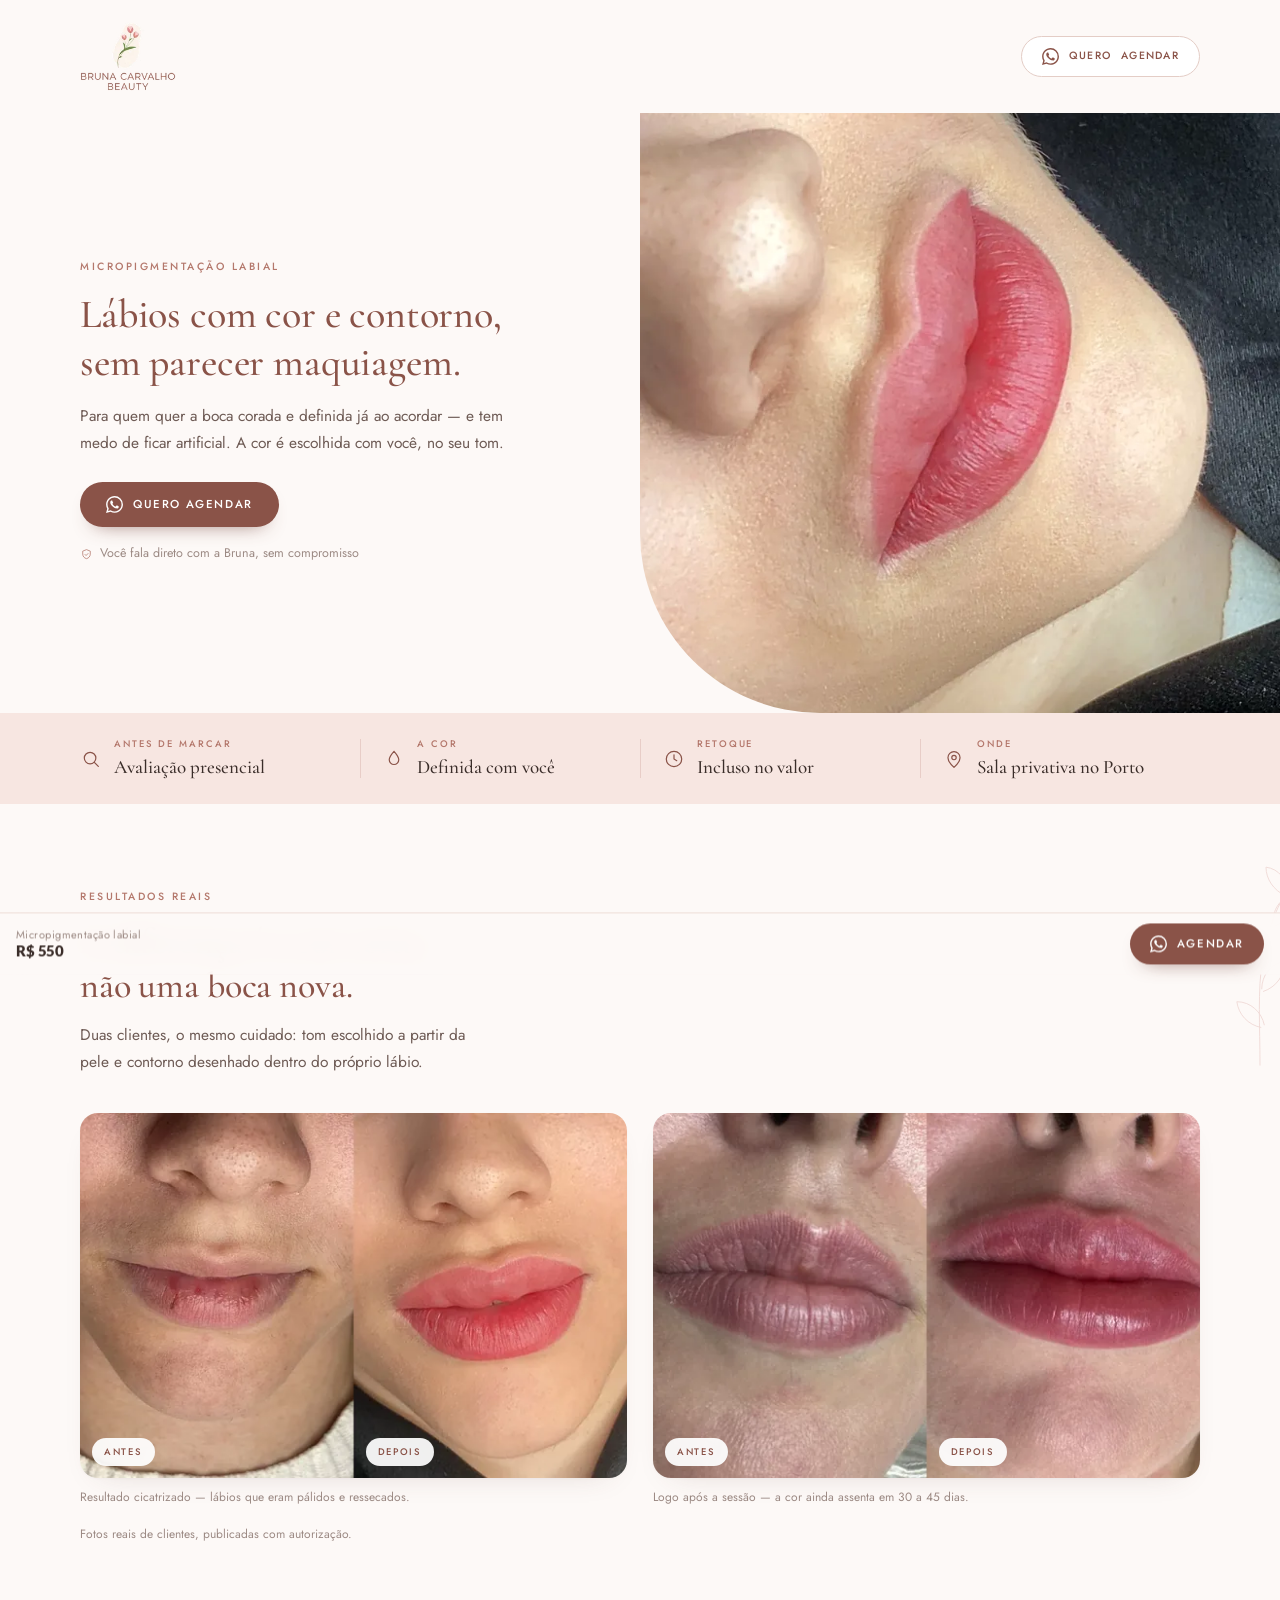
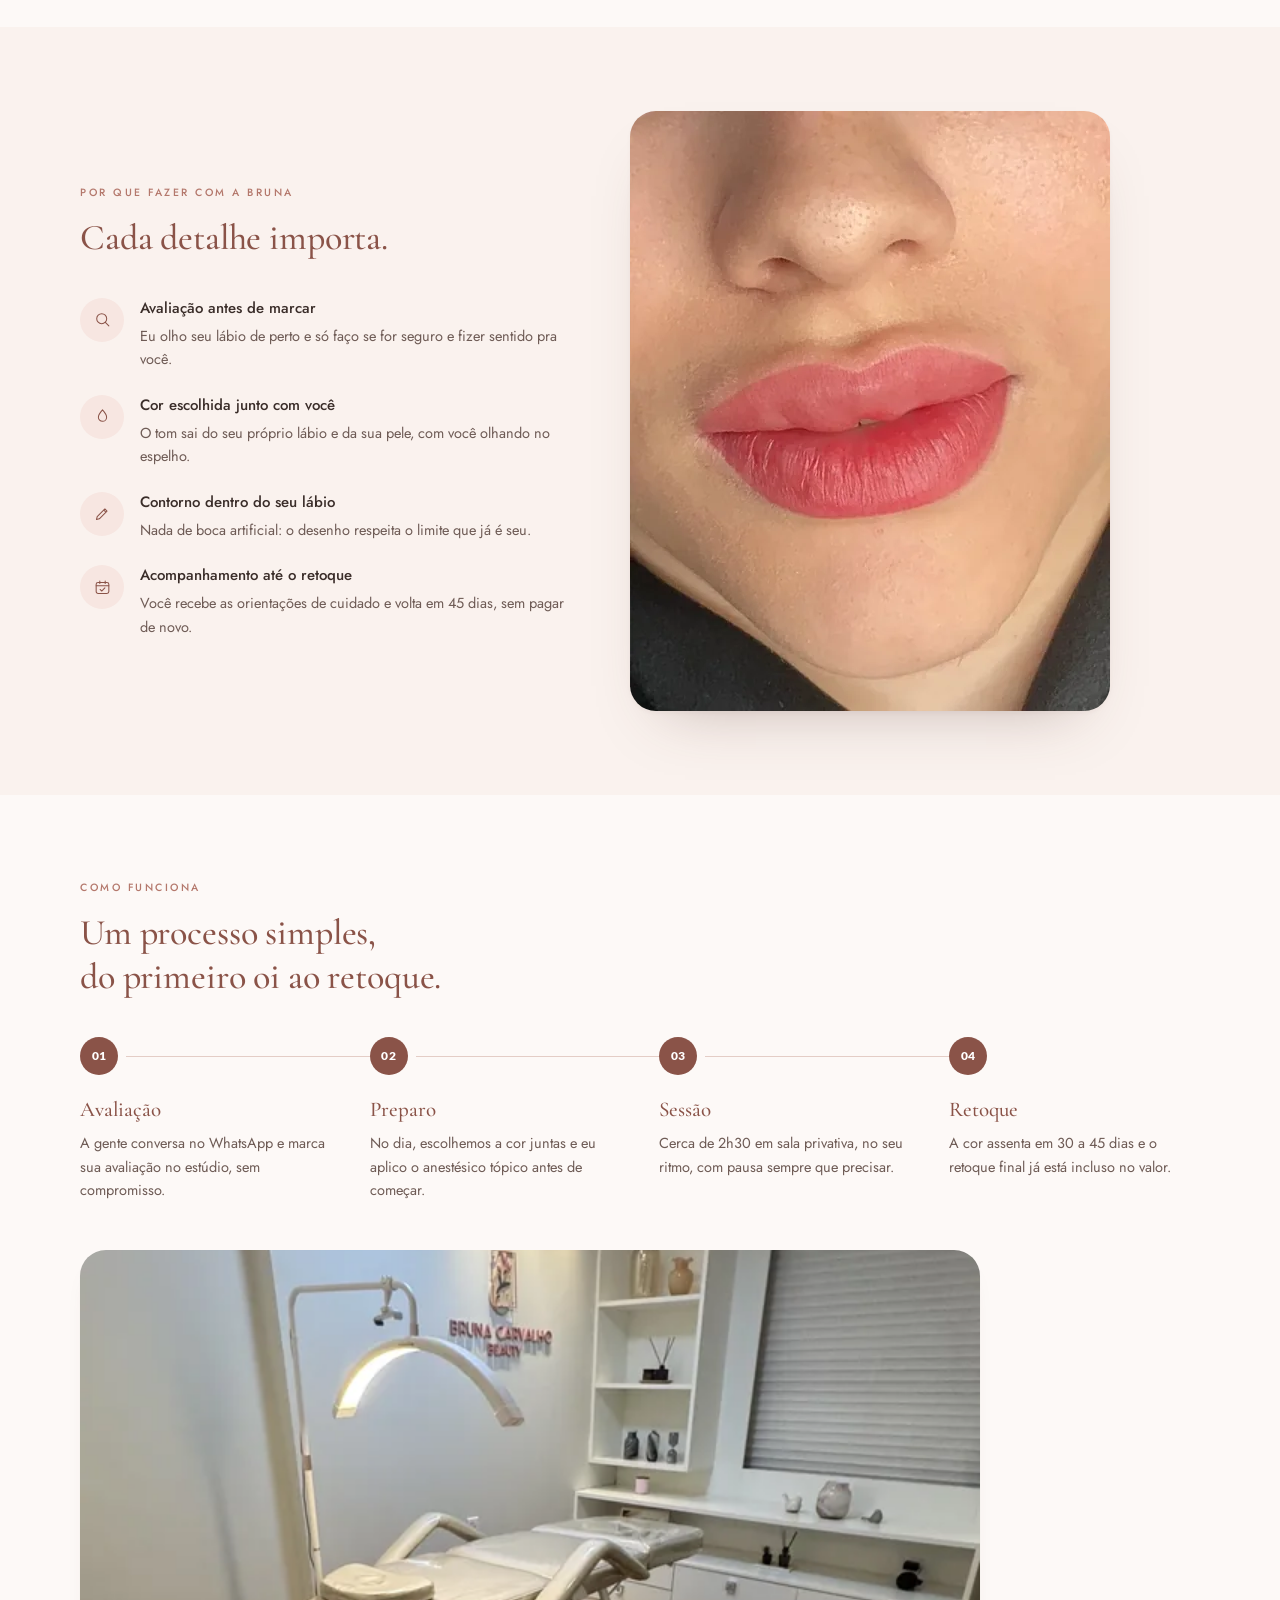
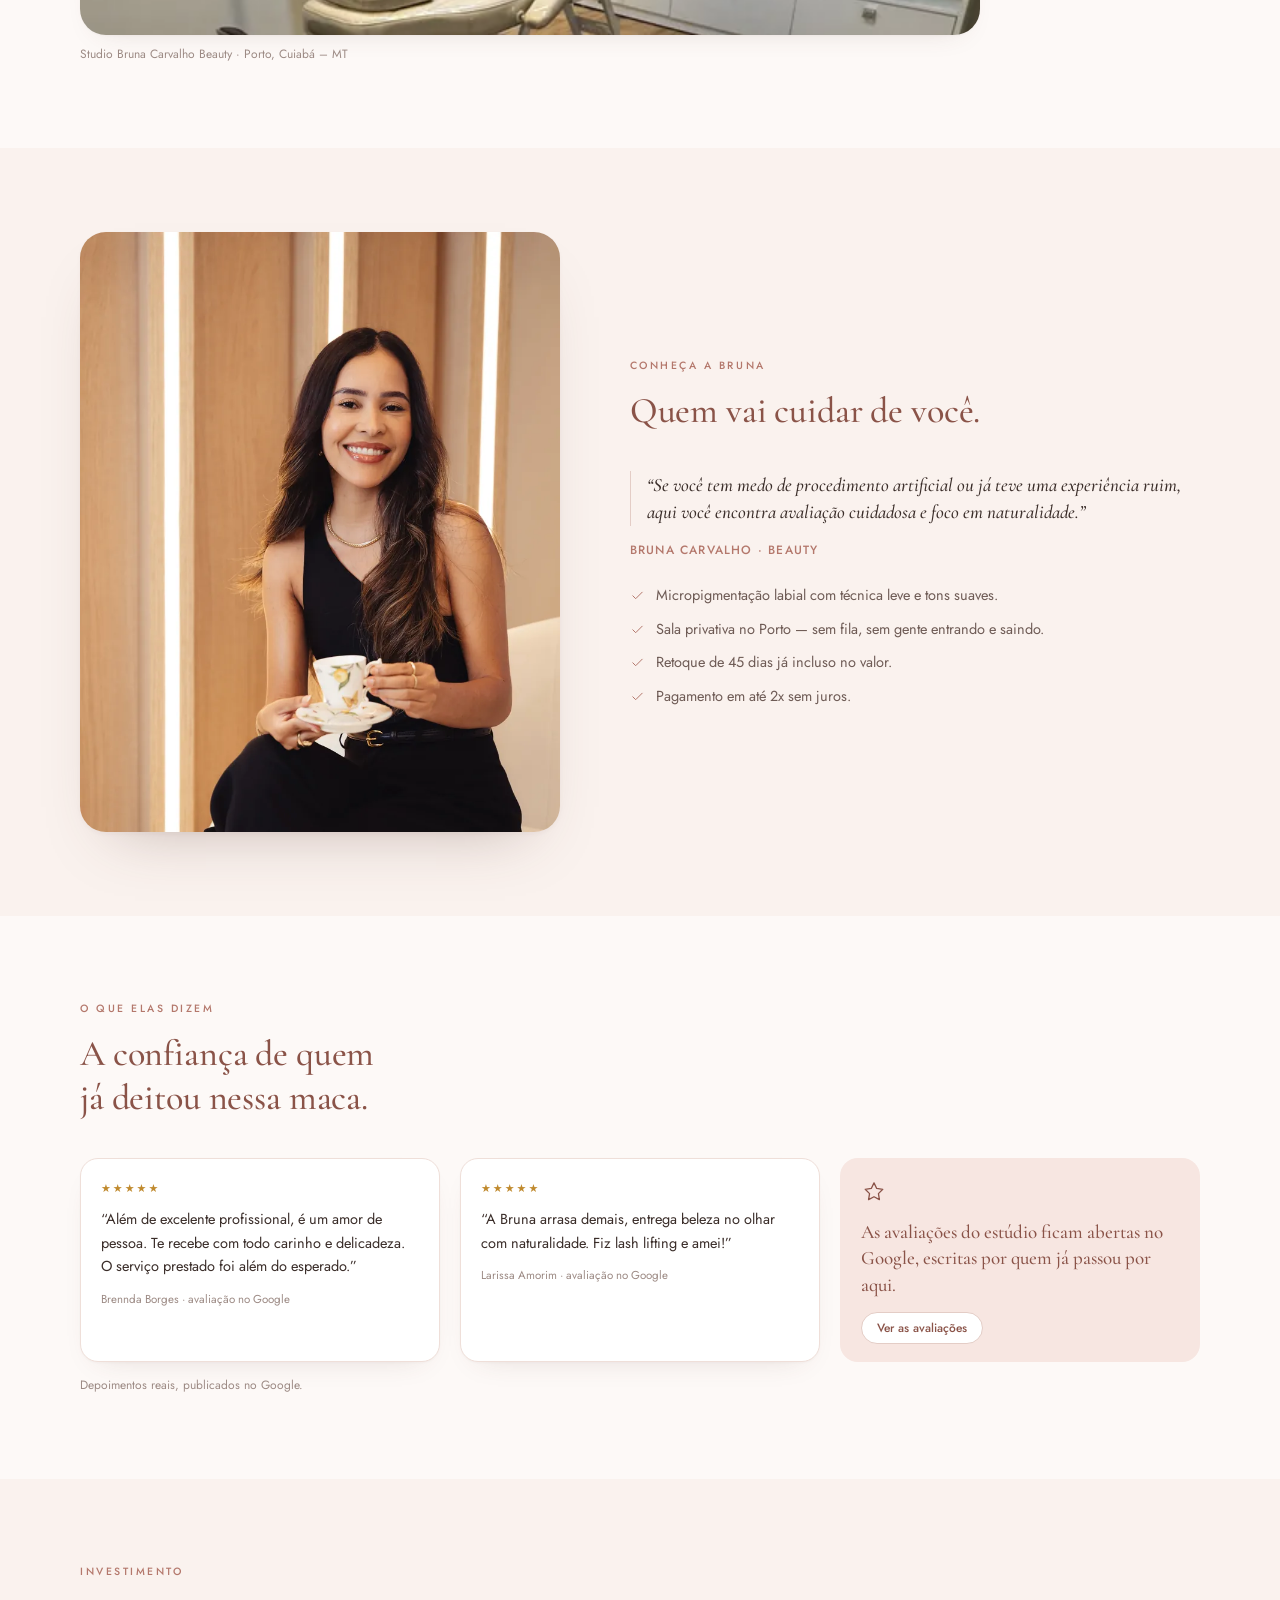
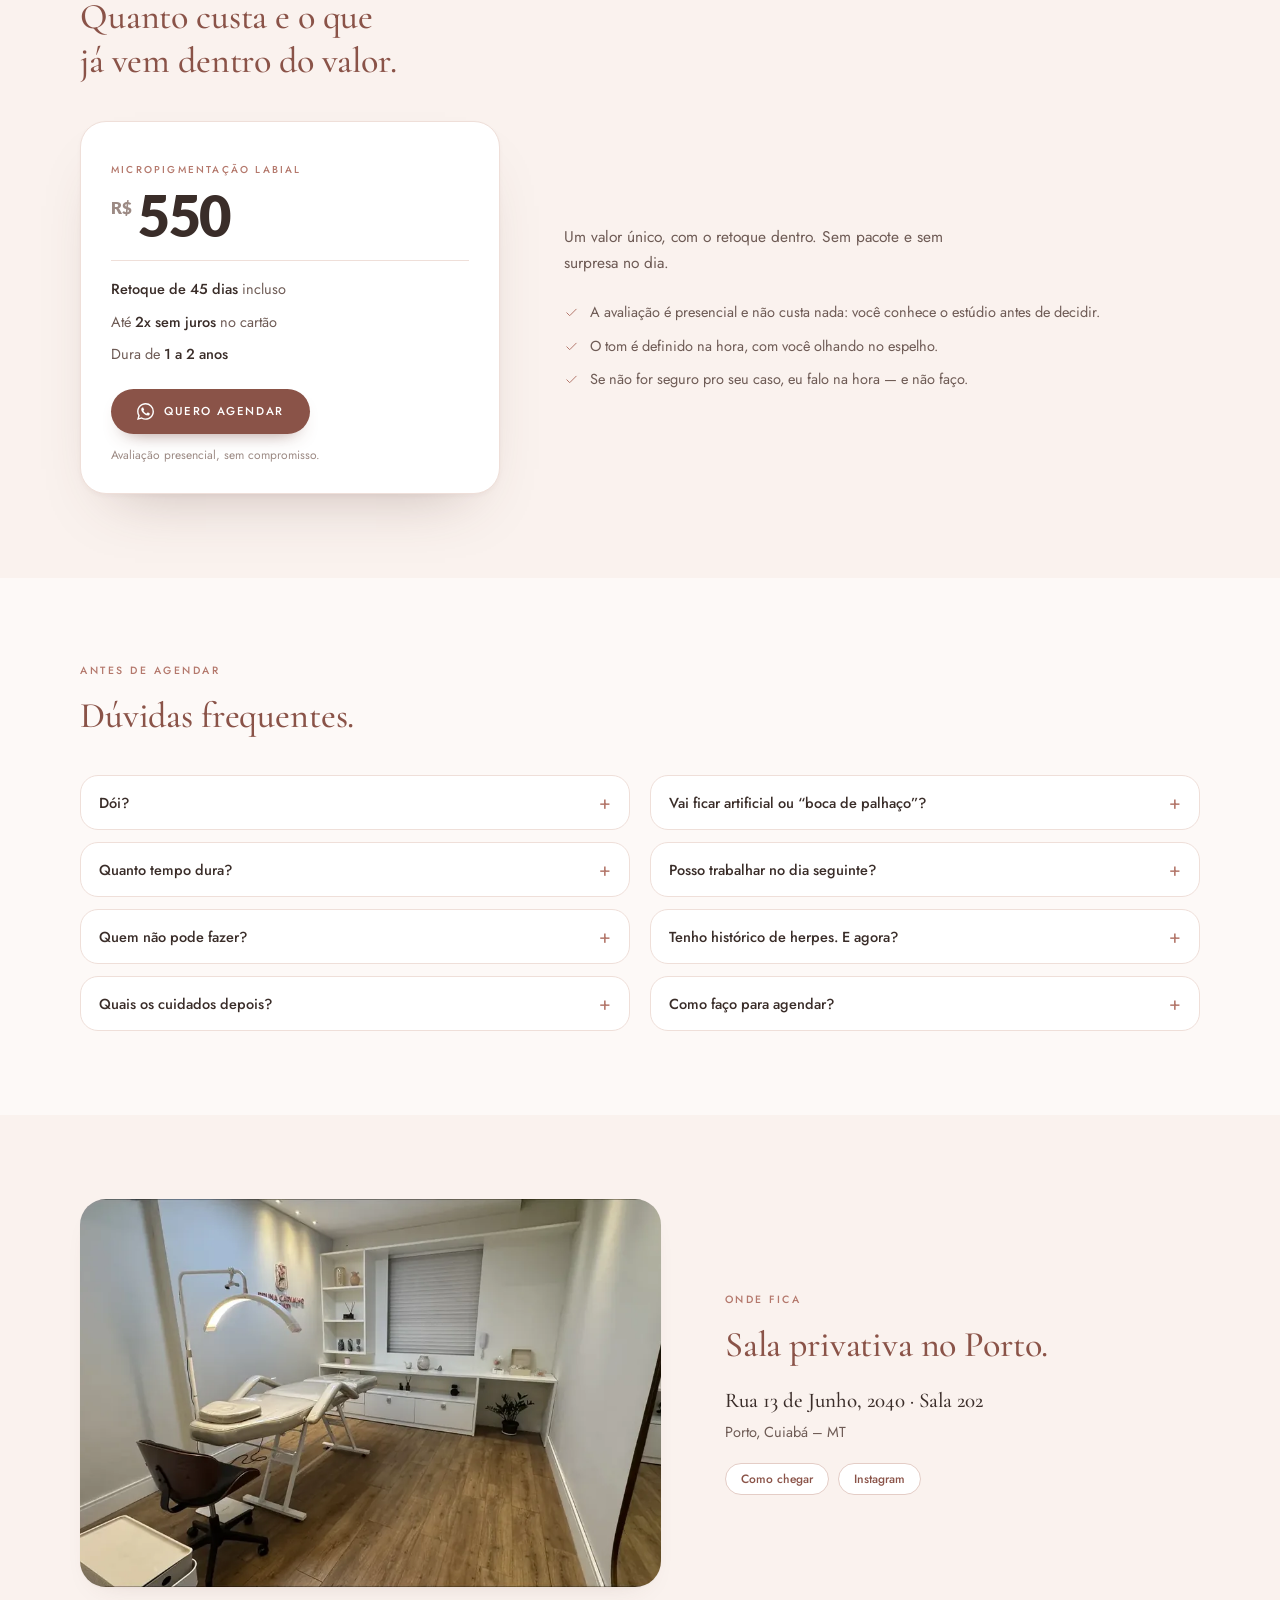
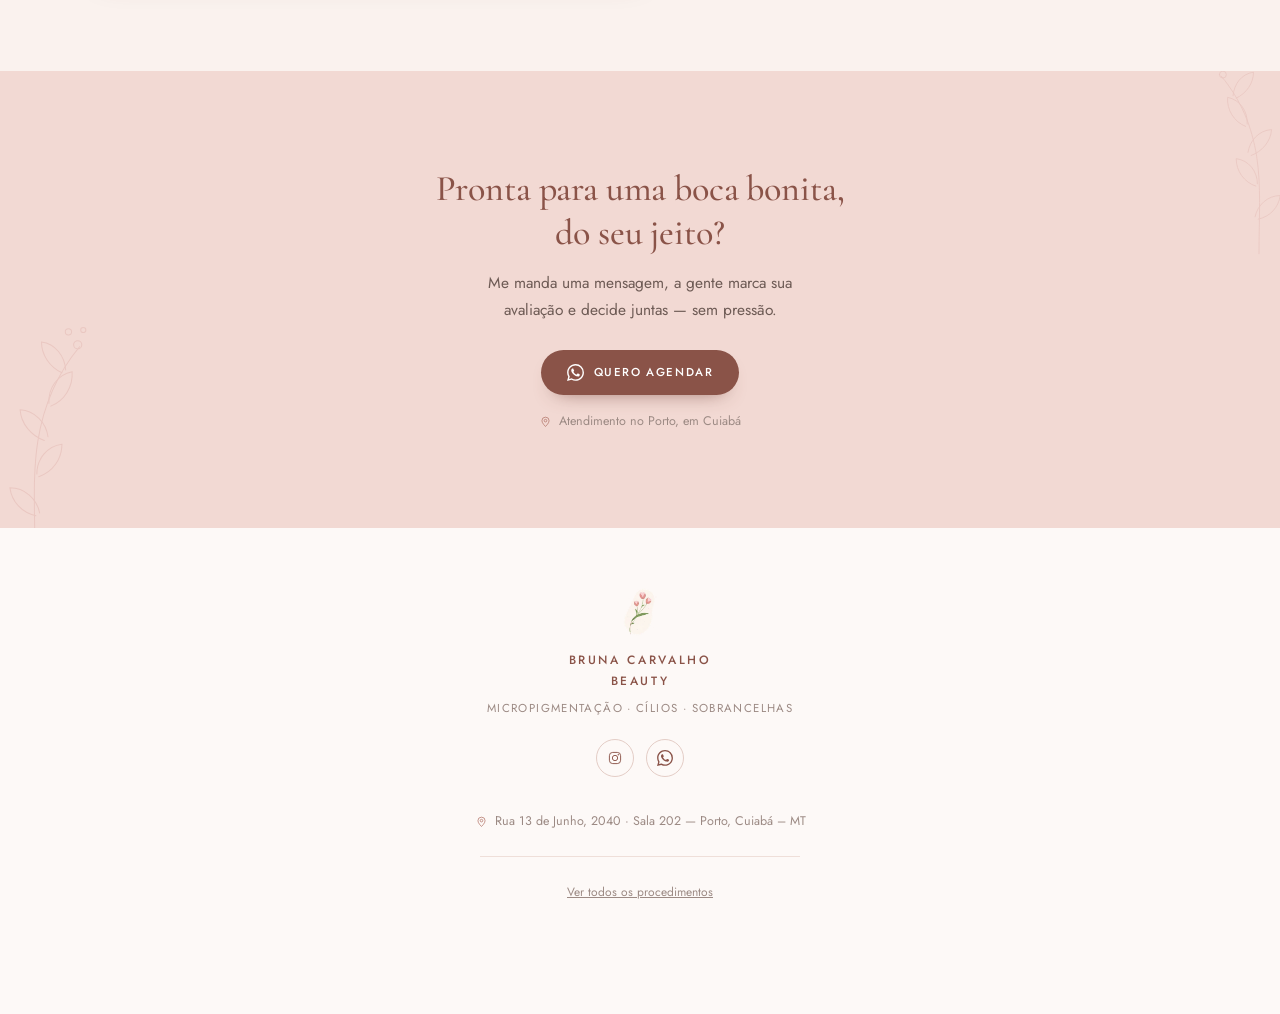
<file: labios/index.html>
<!doctype html>
<html lang="pt-BR">
<head>
<meta charset="utf-8">
<meta name="viewport" content="width=device-width, initial-scale=1, viewport-fit=cover">
<title>Micropigmentação Labial em Cuiabá — Bruna Carvalho Beauty</title>
<meta name="description" content="Micropigmentação labial com resultado natural no Porto, em Cuiabá. Cor e contorno sem parecer maquiagem, retoque incluso e avaliação presencial no estúdio.">
<meta name="theme-color" content="#FDF9F7">
<meta name="color-scheme" content="light only">
<link rel="canonical" href="https://brunacarvalho.social.br/labios/">
<meta property="og:type" content="website">
<meta property="og:title" content="Micropigmentação Labial em Cuiabá — Bruna Carvalho Beauty">
<meta property="og:description" content="Lábios com cor e contorno naturais, sem parecer maquiagem. Retoque incluso. Avaliação presencial no estúdio, no Porto.">
<meta property="og:image" content="https://brunacarvalho.social.br/labios/img/labios-800.webp">
<meta property="og:locale" content="pt_BR">
<link rel="icon" href="data:image/svg+xml,%3Csvg xmlns='http://www.w3.org/2000/svg' viewBox='0 0 32 32'%3E%3Crect width='32' height='32' rx='7' fill='%23FDF9F7'/%3E%3Ctext x='16' y='22' font-family='Georgia,serif' font-size='17' fill='%238A5348' text-anchor='middle'%3EB%3C/text%3E%3C/svg%3E">
<link rel="preload" as="font" type="font/woff2" href="/assets/fonts/cormorant-garamond-latin-500-normal.woff2" crossorigin>
<link rel="preload" as="font" type="font/woff2" href="/assets/fonts/jost-latin-400-normal.woff2" crossorigin>
<link rel="preload" as="image" href="/labios/img/labios-800.webp" imagesrcset="/labios/img/labios-480.webp 480w, /labios/img/labios-800.webp 800w, /labios/img/labios-1100.webp 1100w" imagesizes="(max-width:900px) 100vw, 50vw">
<style>
@font-face{font-family:'Cormorant Garamond';font-weight:500;font-display:swap;src:url(/assets/fonts/cormorant-garamond-latin-500-normal.woff2) format('woff2')}
@font-face{font-family:'Cormorant Garamond';font-weight:500;font-style:italic;font-display:swap;src:url(/assets/fonts/cormorant-garamond-latin-500-italic.woff2) format('woff2')}
@font-face{font-family:'Jost';font-weight:400;font-display:swap;src:url(/assets/fonts/jost-latin-400-normal.woff2) format('woff2')}
@font-face{font-family:'Jost';font-weight:500;font-display:swap;src:url(/assets/fonts/jost-latin-500-normal.woff2) format('woff2')}
@font-face{font-family:'Lato';font-weight:900;font-display:swap;src:url(/assets/fonts/lato-latin-900-normal.woff2) format('woff2')}

/* ===================================================================
   TOKENS
   =================================================================== */
:root{
  --ground:#FDF9F7; --surface:#FFFFFF; --cream:#FAF2EE; --blush:#F7E6E1; --blush-2:#F2D9D3;
  --ink:#3A2D29; --ink-2:#6E5B55; --muted:#9C8A84;
  --line:#EFDFD9; --line-2:#E4CDC6;
  --brand:#B4786C; --deep:#8A5348; --deep-2:#73433A; --rose:#DEAEA8; --star:#C08A2E;

  --serif:'Cormorant Garamond',Georgia,serif;
  --sans:'Jost',system-ui,-apple-system,'Segoe UI',sans-serif;
  --num:'Lato',system-ui,sans-serif;

  --pad:20px;                 /* respiro lateral no celular */
  --max:1120px;
  --r-g:26px; --r-c:18px; --r-s:12px;
  --sombra:0 1px 2px rgba(90,58,50,.03), 0 12px 30px -20px rgba(90,58,50,.22);
  --sombra-2:0 2px 4px rgba(90,58,50,.04), 0 30px 60px -34px rgba(90,58,50,.34);
}
*{box-sizing:border-box}
html{-webkit-text-size-adjust:100%;scroll-behavior:smooth}
html,body{max-width:100%;overflow-x:clip}
body{margin:0;background:var(--ground);color:var(--ink-2);
     font-family:var(--sans);font-size:15.5px;line-height:1.7;
     -webkit-font-smoothing:antialiased;text-rendering:optimizeLegibility}
img{max-width:100%;display:block;height:auto}
figure{margin:0}
a{color:inherit}
p{margin:0}
::selection{background:var(--blush)}
.wrap{width:min(100% - (var(--pad) * 2),var(--max));margin-inline:auto}

/* ===================================================================
   TIPOGRAFIA
   =================================================================== */
h1,h2,h3{margin:0;font-weight:500}
h1,h2{font-family:var(--serif);color:var(--deep);letter-spacing:-.004em;line-height:1.22}
h1{font-size:clamp(30px,5.4vw,40px)}
h2{font-size:clamp(27px,4.6vw,36px)}
h3{font-family:var(--sans);font-size:15px;font-weight:500;line-height:1.4;color:var(--ink)}
.olho{display:block;font-family:var(--sans);font-size:10.5px;font-weight:500;
      letter-spacing:.24em;text-transform:uppercase;color:var(--brand);margin:0 0 14px}
.sub{margin-top:16px;font-size:15.5px;line-height:1.72;color:var(--ink-2);max-width:46ch}
.mini{font-size:12px;line-height:1.55;color:var(--muted)}
.num{font-family:var(--num);font-weight:900}

/* ===================================================================
   BOTÕES E SELOS
   =================================================================== */
.btn{display:inline-flex;align-items:center;justify-content:center;gap:10px;
     padding:14px 26px;border-radius:999px;background:var(--deep);color:#fff;text-decoration:none;
     font-size:11.5px;font-weight:500;letter-spacing:.14em;text-transform:uppercase;line-height:1;
     box-shadow:0 10px 20px -14px rgba(115,67,58,.85);
     transition:background .18s ease,transform .18s ease}
.btn:hover{background:var(--deep-2)}
.btn:active{transform:translateY(1px)}
.btn svg{width:17px;height:17px;flex:none}
.btn.clara{background:var(--surface);color:var(--deep);border:1px solid var(--line-2);box-shadow:none}
.btn.clara:hover{background:var(--cream)}
.local{display:inline-flex;align-items:center;gap:7px;margin-top:16px;font-size:12.5px;color:var(--muted)}
.local svg{width:13px;height:13px;flex:none;color:var(--brand)}
.pill{display:inline-flex;align-items:center;gap:7px;padding:9px 15px;border-radius:999px;
      border:1px solid var(--line-2);background:var(--surface);color:var(--deep);
      text-decoration:none;font-size:12px;font-weight:500;line-height:1;transition:border-color .18s}
.pill:hover{border-color:var(--brand)}

/* ===================================================================
   ORNAMENTO
   =================================================================== */
.ramo{display:none;position:absolute;color:var(--rose);opacity:.4;pointer-events:none;z-index:0}
.fim .ramo{display:block}
.ramo svg{width:100%;height:auto;display:block}

/* ===================================================================
   TOPO
   =================================================================== */
.topo{position:relative;z-index:3;background:var(--ground)}
.topo .wrap{display:flex;align-items:center;justify-content:space-between;padding:16px 0}
.topo img{width:84px;height:auto}
.topo .btn{padding:10px 16px;font-size:10px;letter-spacing:.12em}
.so-desk{display:none}

/* ===================================================================
   HERO
   =================================================================== */
.hero{position:relative;background:var(--ground);padding:0 0 44px}
.hero-foto{position:relative;overflow:hidden;border-bottom-left-radius:90px}
.hero-foto img{width:100%;height:clamp(260px,52vw,330px);object-fit:cover;object-position:center 42%}
.hero-copy{padding:32px var(--pad) 0}
.hero-copy .btn{margin-top:26px}

/* faixa de confiança */
.confia{background:var(--blush);position:relative;z-index:1}
.confia .wrap{display:grid;grid-template-columns:1fr;gap:0;padding:4px 0}
.confia .it{display:grid;grid-template-columns:auto 1fr;gap:13px;align-items:center;padding:14px 2px}
.confia .it + .it{border-top:1px solid rgba(180,120,108,.2)}
.confia svg{width:20px;height:20px;color:var(--deep);display:block;stroke-width:1.3}
.confia span{display:block;font-size:9.5px;font-weight:500;letter-spacing:.2em;
             text-transform:uppercase;color:var(--brand);line-height:1.2}
.confia b{display:block;margin-top:5px;font-family:var(--serif);font-size:19px;font-weight:500;
          color:var(--ink);line-height:1.2}

/* ===================================================================
   SEÇÕES
   =================================================================== */
section{position:relative;padding:56px 0;overflow:hidden}
.cream{background:var(--cream)}
.branco{background:var(--surface)}
.cab{margin-bottom:28px;position:relative;z-index:1}
.cab .sub{margin-top:14px}

/* antes e depois */
.pares{display:grid;gap:18px}
.moldura{position:relative;border-radius:var(--r-c);overflow:hidden;box-shadow:var(--sombra)}
.moldura img{width:100%;aspect-ratio:3/2;object-fit:cover}
.moldura .tag{position:absolute;bottom:12px;font-size:9.5px;letter-spacing:.18em;text-transform:uppercase;
  background:rgba(255,255,255,.93);padding:6px 12px;border-radius:999px;color:var(--deep);font-weight:500}
.moldura .tag.a{left:12px}
.moldura .tag.d{left:calc(50% + 12px)}
.par figure{margin:0}
.par figcaption{margin-top:10px}
.creditos{margin-top:18px}

/* lista com ícone */
.itens{display:grid;gap:22px}
.item{display:grid;grid-template-columns:44px 1fr;gap:16px;align-items:start}
.item .ic{width:44px;height:44px;border-radius:50%;background:var(--blush);display:grid;place-items:center}
.item .ic svg{width:19px;height:19px;color:var(--deep);stroke-width:1.3}
.item p{margin-top:5px;font-size:14.5px;line-height:1.62}
.dupla{display:grid;gap:32px}
.dupla .foto{order:2}
.dupla .foto img{border-radius:var(--r-g);aspect-ratio:4/5;object-fit:cover;box-shadow:var(--sombra-2)}

/* etapas */
.etapas{display:grid;gap:0;position:relative}
.etapa{position:relative;padding:0 0 26px 60px}
.etapa:last-child{padding-bottom:0}
.etapa::before{content:"";position:absolute;left:19px;top:40px;bottom:-4px;width:1px;background:var(--line-2)}
.etapa:last-child::before{display:none}
.etapa .n{position:absolute;left:0;top:0;width:38px;height:38px;border-radius:50%;
  background:var(--deep);color:#fff;display:grid;place-items:center;
  font-family:var(--num);font-weight:900;font-size:12px;letter-spacing:.02em}
.etapa h3{padding-top:9px;color:var(--deep);font-family:var(--serif);font-size:20px;font-weight:500}
.etapa p{margin-top:5px;font-size:14.5px;line-height:1.62}
.sala{margin-top:34px}
.sala img{border-radius:var(--r-g);aspect-ratio:3/2;object-fit:cover;box-shadow:var(--sombra)}
.sala figcaption{margin-top:10px}

/* bruna */
.fala{font-family:var(--serif);font-style:italic;font-size:19px;line-height:1.45;color:var(--ink);
      padding-left:16px;border-left:1px solid var(--line-2);margin-top:18px}
.nome{display:block;margin-top:14px;font-size:12px;font-weight:500;letter-spacing:.1em;
      text-transform:uppercase;color:var(--brand)}
.checks{margin:24px 0 0;padding:0;list-style:none;display:grid;gap:11px}
.checks li{display:flex;gap:11px;align-items:flex-start;font-size:14.5px;color:var(--ink-2);line-height:1.55}
.checks svg{width:15px;height:15px;flex:none;color:var(--brand);margin-top:4px;stroke-width:1.6}

/* depoimentos */
.deps{display:grid;gap:14px}
.dep{background:var(--surface);border:1px solid var(--line);border-radius:var(--r-c);
     padding:20px 20px 17px;box-shadow:var(--sombra)}
.dep .estrelas{color:var(--star);letter-spacing:2px;font-size:11px;display:block;margin-bottom:10px}
.dep p{font-size:14.5px;line-height:1.62;color:var(--ink)}
.dep .quem{margin-top:12px;font-size:11.5px;color:var(--muted)}
.dep.destaque{background:var(--blush);border-color:transparent;box-shadow:none;
  display:flex;flex-direction:column;align-items:flex-start;justify-content:center;gap:14px}
.dep.destaque svg{width:26px;height:26px;color:var(--deep);stroke-width:1.2}
.dep.destaque p{font-family:var(--serif);font-size:19px;line-height:1.4;color:var(--deep)}
.deps + .mini{margin-top:14px}
.deps + .mini a{color:var(--deep)}

/* valor */
.valor{display:grid;gap:28px}
.card-valor{background:var(--surface);border:1px solid var(--line);border-radius:var(--r-g);
            padding:26px 24px 24px;box-shadow:var(--sombra-2)}
.card-valor .rot{font-size:10px;font-weight:500;letter-spacing:.22em;text-transform:uppercase;color:var(--brand)}
.card-valor .v{display:flex;align-items:flex-start;gap:6px;margin-top:10px;color:var(--ink)}
.card-valor .cifra{font-family:var(--num);font-weight:900;font-size:17px;line-height:1;padding-top:8px;color:var(--muted)}
.card-valor .n{font-family:var(--num);font-weight:900;font-size:clamp(46px,12vw,56px);line-height:.88;letter-spacing:-.025em}
.card-valor .cond{margin:20px 0 22px;padding-top:16px;border-top:1px solid var(--line);
                  display:grid;gap:8px;font-size:14.5px}
.card-valor .cond b{font-weight:500;color:var(--ink)}
.card-valor .mini{margin-top:12px}

/* faq */
.faq{display:grid;gap:10px}
.faq details{background:var(--surface);border:1px solid var(--line);border-radius:var(--r-c);
             transition:border-color .18s}
.faq details[open]{border-color:var(--line-2)}
.faq summary{list-style:none;cursor:pointer;padding:16px 18px;display:flex;gap:14px;
             align-items:center;justify-content:space-between;
             font-size:14.5px;font-weight:500;color:var(--ink);line-height:1.45}
.faq summary::-webkit-details-marker{display:none}
.faq summary::after{content:"+";font-family:var(--sans);font-size:19px;font-weight:400;line-height:1;
                    color:var(--brand);transition:transform .2s ease;flex:none}
.faq details[open] summary::after{transform:rotate(45deg)}
.faq p{padding:0 18px 18px;font-size:14.5px;line-height:1.65}

/* onde */
.onde{display:grid;gap:26px}
.onde img{border-radius:var(--r-g);aspect-ratio:3/2;object-fit:cover;box-shadow:var(--sombra)}
.end{margin-top:16px;font-size:14.5px}
.end b{display:block;font-family:var(--serif);font-size:21px;font-weight:500;color:var(--ink);margin-bottom:2px}
.links{display:flex;gap:9px;flex-wrap:wrap;margin-top:18px}

/* fechamento */
.fim{position:relative;background:var(--blush-2);text-align:center;padding:60px 0;overflow:hidden}
.fim h2{margin-inline:auto}
.fim .sub{margin:16px auto 0;max-width:38ch}
.fim .btn{margin-top:26px}
.fim .local{display:flex;justify-content:center;margin-top:16px}

/* rodapé */
footer{background:var(--ground);padding:44px 0 120px;text-align:center}
footer .marca{width:34px;margin:0 auto 14px;opacity:.9}
footer .nome-marca{font-family:var(--sans);font-size:12px;font-weight:500;letter-spacing:.22em;
                   text-transform:uppercase;color:var(--deep);line-height:1.7}
footer .tags{margin-top:8px;font-size:11.5px;letter-spacing:.12em;text-transform:uppercase;color:var(--muted)}
footer .redes{display:flex;justify-content:center;gap:12px;margin:20px 0 18px}
footer .redes a{width:38px;height:38px;border-radius:50%;border:1px solid var(--line-2);
                display:grid;place-items:center;color:var(--deep);transition:border-color .18s}
footer .redes a:hover{border-color:var(--brand)}
footer .redes svg{width:16px;height:16px}
footer .risco{width:min(100%,320px);height:1px;background:var(--line);margin:20px auto}

/* barra fixa */
#sticky{position:fixed;left:0;right:0;bottom:0;z-index:9;display:flex;align-items:center;
  justify-content:space-between;gap:14px;padding:10px 16px calc(10px + env(safe-area-inset-bottom));
  background:rgba(253,249,247,.94);backdrop-filter:blur(12px);-webkit-backdrop-filter:blur(12px);
  border-top:1px solid var(--line);transform:translateY(120%);transition:transform .28s ease}
#sticky.on{transform:none}
#sticky .p{font-size:11px;color:var(--muted);line-height:1.3;letter-spacing:.04em}
#sticky .p b{display:block;font-family:var(--num);font-weight:900;font-size:15px;color:var(--ink);letter-spacing:-.01em}
#sticky .btn{padding:12px 20px}

/* ===================================================================
   DESKTOP
   =================================================================== */
@media (min-width:900px){
  :root{--pad:32px}
  body{font-size:16px}
  .topo .wrap{padding:22px 0}
  .topo img{width:96px}
  .topo .btn{padding:11px 20px;font-size:10.5px}
  .so-desk{display:inline}

  .hero{display:grid;grid-template-columns:minmax(0,1fr) minmax(0,1fr);align-items:center;
        min-height:min(76vh,600px);padding:0}
  .hero-foto{order:2;position:absolute;right:0;top:0;bottom:0;width:50vw;
             border-bottom-left-radius:180px;border-top-left-radius:0}
  .hero-foto img{width:100%;height:100%}
  .hero-copy{grid-column:1;padding:48px 56px 48px max(var(--pad),calc((100vw - var(--max)) / 2));
             max-width:none}
  .ramo{display:block}
  .hero-copy > *{max-width:470px}
  .hero-copy .sub{max-width:430px}

  .confia .wrap{grid-template-columns:repeat(4,1fr);padding:26px 0}
  .confia .it{grid-template-columns:auto 1fr;gap:12px;align-items:center;padding:0 22px;
              border-top:0}
  .confia .it + .it{border-top:0;border-left:1px solid rgba(180,120,108,.22)}
  .confia .it:first-child{padding-left:0}
  .confia .it:last-child{padding-right:0}
  .confia svg{width:22px;height:22px;margin:0}
  .confia b{font-size:19px}
  .confia span{font-size:9.5px}

  section{padding:84px 0}
  .cab{margin-bottom:38px}
  .pares{grid-template-columns:1fr 1fr;gap:26px}
  .dupla{grid-template-columns:minmax(0,.92fr) minmax(0,1.08fr);gap:clamp(40px,5vw,70px);align-items:center}
  .dupla .foto{order:0}
  .dupla.inverte .foto{order:2}
  .itens{gap:24px}
  .etapas{grid-template-columns:repeat(4,1fr);gap:0 clamp(24px,3vw,40px)}
  .etapa{padding:0}
  .etapa .n{position:static;margin-bottom:20px}
  .etapa::before{left:46px;right:calc(-1 * clamp(24px,3vw,40px) - 8px);top:19px;bottom:auto;width:auto;height:1px}
  .etapa h3{padding-top:0;font-size:21px}
  .etapas .etapa:last-child::before{display:none}
  .etapa p{margin-top:7px}
  .sala{margin-top:48px}
  .sala img{aspect-ratio:21/9}
  .deps{grid-template-columns:repeat(3,1fr);gap:20px}
  .valor{grid-template-columns:minmax(0,420px) minmax(0,1fr);gap:clamp(44px,5vw,72px);align-items:center}
  .card-valor{padding:32px 30px 28px}
  .faq{grid-template-columns:1fr 1fr;gap:12px 20px;align-content:start}
  .onde{grid-template-columns:minmax(0,1.1fr) minmax(0,.9fr);gap:clamp(40px,5vw,64px);align-items:center}
  .fim{padding:96px 0}
  footer{padding:60px 0 110px}
}
@media (min-width:1180px){
  .hero-copy{padding-right:76px}
}
@media (prefers-reduced-motion:reduce){
  html{scroll-behavior:auto}
  *{transition:none!important}
}
</style>
<!-- ====== Pixel + Google Ads: fila agora, script depois do 1o toque ====== -->
<script>
/* So rastreia no dominio de verdade: espelho do GitHub, arquivo local e previa nao contam. */
var RASTREIA=/(^|\.)brunacarvalho\.social\.br$/.test(location.hostname);
if(RASTREIA){
!function(f,b,e,v,n,t,s){if(f.fbq)return;n=f.fbq=function(){n.callMethod?n.callMethod.apply(n,arguments):n.queue.push(arguments)};if(!f._fbq)f._fbq=n;n.push=n;n.loaded=!0;n.version='2.0';n.queue=[]}(window,document,'script');
fbq('init','1607709067684946');fbq('track','PageView');
window.dataLayer=window.dataLayer||[];function gtag(){dataLayer.push(arguments)}
gtag('js',new Date());gtag('config','AW-17940435675');
(function(){
  var feito=false,timer;
  function carrega(){
    if(feito)return; feito=true; clearTimeout(timer);
    ['https://connect.facebook.net/en_US/fbevents.js',
     'https://www.googletagmanager.com/gtag/js?id=AW-17940435675'
    ].forEach(function(src){var t=document.createElement('script');t.async=true;t.src=src;document.head.appendChild(t);});
  }
  ['pointerdown','touchstart','scroll','keydown','mousemove'].forEach(function(ev){
    window.addEventListener(ev,carrega,{passive:true,once:true});
  });
  timer=setTimeout(carrega,4000);
})();
}
</script>
<noscript><img height="1" width="1" style="display:none" alt="" src="https://www.facebook.com/tr?id=1607709067684946&ev=PageView&noscript=1"></noscript>
<script type="application/ld+json">{"@context":"https://schema.org","@graph":[{"@type":["BeautySalon","LocalBusiness"],"@id":"https://brunacarvalho.social.br/#estudio","name":"Bruna Carvalho Beauty","description":"Estúdio de extensão de cílios, design de sobrancelhas e micropigmentação labial no bairro Porto, em Cuiabá.","url":"https://brunacarvalho.social.br/","image":"https://brunacarvalho.social.br/labios/img/estudio-1200.webp","logo":"https://brunacarvalho.social.br/labios/img/logo.webp","telephone":"+55 65 99220-8250","priceRange":"$$","currenciesAccepted":"BRL","address":{"@type":"PostalAddress","streetAddress":"Rua 13 de Junho, 2040 — Sala 202","addressLocality":"Cuiabá","addressRegion":"MT","addressCountry":"BR"},"areaServed":{"@type":"City","name":"Cuiabá"},"sameAs":["https://www.instagram.com/bruna.carvalhol/","https://maps.google.com/?cid=12128612125764144780"]},{"@type":"Service","@id":"https://brunacarvalho.social.br/labios/#servico","name":"Micropigmentação labial em Cuiabá","serviceType":"Micropigmentação labial","url":"https://brunacarvalho.social.br/labios/","provider":{"@id":"https://brunacarvalho.social.br/#estudio"},"areaServed":{"@type":"City","name":"Cuiabá"},"description":"Micropigmentação labial com cor e contorno naturais, sessão em sala privativa e retoque de 45 dias incluso.","offers":{"@type":"Offer","price":"550","priceCurrency":"BRL","availability":"https://schema.org/InStock","url":"https://brunacarvalho.social.br/labios/"}},{"@type":"FAQPage","@id":"https://brunacarvalho.social.br/labios/#faq","mainEntity":[{"@type":"Question","name":"Dói?","acceptedAnswer":{"@type":"Answer","text":"Uso anestésico tópico antes e durante. A maioria descreve como um desconforto leve, bem tolerável. Você não precisa “aguentar” nada em silêncio: a gente vai no seu ritmo."}},{"@type":"Question","name":"Vai ficar artificial ou “boca de palhaço”?","acceptedAnswer":{"@type":"Answer","text":"Não — esse é justamente o resultado que eu não faço. Trabalho com tons suaves, próximos do seu natural, e o contorno fica dentro do limite do seu próprio lábio. O objetivo é parecer que você nasceu assim."}},{"@type":"Question","name":"Quanto tempo dura?","acceptedAnswer":{"@type":"Answer","text":"De 1 a 2 anos, dependendo da sua pele e dos cuidados. Depois, um retoque renova a cor."}},{"@type":"Question","name":"Posso trabalhar no dia seguinte?","acceptedAnswer":{"@type":"Answer","text":"Sim. Você sai com um leve inchaço, que costuma diminuir nos primeiros dias. A cor fica mais forte no começo e assenta ao longo de 30 a 45 dias."}},{"@type":"Question","name":"Quem não pode fazer?","acceptedAnswer":{"@type":"Answer","text":"Gestantes, lactantes, quem está com herpes ativa ou com lesões no lábio. Fora isso, eu faço uma pré-avaliação antes de marcar — se tiver qualquer dúvida sobre o seu caso, me chama que eu te oriento."}},{"@type":"Question","name":"Tenho histórico de herpes. E agora?","acceptedAnswer":{"@type":"Answer","text":"Me avisa na avaliação. Com o lábio sem lesão ativa e a orientação certa, dá para planejar o procedimento com segurança."}},{"@type":"Question","name":"Quais os cuidados depois?","acceptedAnswer":{"@type":"Answer","text":"Você recebe um guia completo no WhatsApp. Em resumo: nada de sol, piscina e alimentos ácidos ou muito quentes nos primeiros dias, lábios sempre hidratados e não retirar as pelinhas."}}]}]}</script>
</head>
<body>

<svg width="0" height="0" style="position:absolute" aria-hidden="true" focusable="false">
  <defs>
    <g id="s-estrela"><path d="M12 3.6l2.5 5.1 5.6.8-4 4 .9 5.6L12 16.4l-5 2.7.9-5.6-4-4 5.6-.8z" fill="none" stroke="currentColor" stroke-linejoin="round"/></g>
    <g id="s-escudo"><path d="M12 3l7 2.8v5.4c0 4.1-2.9 7.5-7 8.5-4.1-1-7-4.4-7-8.5V5.8z" fill="none" stroke="currentColor" stroke-linejoin="round"/><path d="M9.2 11.9l2 2 3.6-3.7" fill="none" stroke="currentColor" stroke-linecap="round" stroke-linejoin="round"/></g>
    <g id="s-relogio"><circle cx="12" cy="12" r="8.4" fill="none" stroke="currentColor"/><path d="M12 7.4V12l3 1.8" fill="none" stroke="currentColor" stroke-linecap="round"/></g>
    <g id="s-lupa"><circle cx="11" cy="11" r="6.3" fill="none" stroke="currentColor"/><path d="M15.6 15.6L20 20" fill="none" stroke="currentColor" stroke-linecap="round"/></g>
    <g id="s-gota"><path d="M12 3.6c0 0 5.2 5.8 5.2 9.2a5.2 5.2 0 1 1-10.4 0c0-3.4 5.2-9.2 5.2-9.2z" fill="none" stroke="currentColor" stroke-linejoin="round"/></g>
    <g id="s-lapis"><path d="M4.4 19.6l.9-3.6L15 6.3l2.7 2.7-9.7 9.7z" fill="none" stroke="currentColor" stroke-linejoin="round"/><path d="M13.6 7.7l2.7 2.7" fill="none" stroke="currentColor"/></g>
    <g id="s-agenda"><rect x="4" y="5.6" width="16" height="14" rx="2.4" fill="none" stroke="currentColor"/><path d="M4 9.8h16M8.6 3.8v3.2M15.4 3.8v3.2" fill="none" stroke="currentColor" stroke-linecap="round"/><path d="M9 14.5l2 2 4-4" fill="none" stroke="currentColor" stroke-linecap="round" stroke-linejoin="round"/></g>
    <g id="s-check"><path d="M4.5 12.5l4.6 4.6L19.5 6.7" fill="none" stroke="currentColor" stroke-linecap="round" stroke-linejoin="round"/></g>
    <g id="s-pin"><path d="M12 21.2s6.6-6.1 6.6-10.6a6.6 6.6 0 1 0-13.2 0C5.4 15.1 12 21.2 12 21.2z" fill="none" stroke="currentColor" stroke-linejoin="round"/><circle cx="12" cy="10.4" r="2.4" fill="none" stroke="currentColor"/></g>
    <g id="s-insta"><rect x="3.6" y="3.6" width="16.8" height="16.8" rx="5" fill="none" stroke="currentColor" stroke-width="1.4"/><circle cx="12" cy="12" r="4" fill="none" stroke="currentColor" stroke-width="1.4"/><circle cx="16.9" cy="7.1" r="1" fill="currentColor"/></g>
    <path id="s-wpp" d="M17.472 14.382c-.297-.149-1.758-.867-2.03-.967-.273-.099-.471-.148-.67.15-.197.297-.767.966-.94 1.164-.173.199-.347.223-.644.075-.297-.15-1.255-.463-2.39-1.475-.883-.788-1.48-1.761-1.653-2.059-.173-.297-.018-.458.13-.606.134-.133.298-.347.446-.52.149-.174.198-.298.298-.497.099-.198.05-.371-.025-.52-.075-.149-.669-1.612-.916-2.207-.242-.579-.487-.5-.669-.51-.173-.008-.371-.01-.57-.01-.198 0-.52.074-.792.372-.272.297-1.04 1.016-1.04 2.479 0 1.462 1.065 2.875 1.213 3.074.149.198 2.096 3.2 5.077 4.487.709.306 1.262.489 1.694.625.712.227 1.36.195 1.871.118.571-.085 1.758-.719 2.006-1.413.248-.694.248-1.289.173-1.413-.074-.124-.272-.198-.57-.347m-5.421 7.403h-.004a9.87 9.87 0 0 1-5.031-1.378l-.361-.214-3.741.982.998-3.648-.235-.374a9.86 9.86 0 0 1-1.51-5.26c.001-5.45 4.436-9.884 9.888-9.884 2.64 0 5.122 1.03 6.988 2.898a9.825 9.825 0 0 1 2.893 6.994c-.003 5.45-4.437 9.884-9.885 9.884m8.413-18.297A11.815 11.815 0 0 0 12.05 0C5.495 0 .16 5.335.157 11.892c0 2.096.547 4.142 1.588 5.945L.057 24l6.305-1.654a11.882 11.882 0 0 0 5.683 1.448h.005c6.554 0 11.89-5.335 11.893-11.893a11.821 11.821 0 0 0-3.48-8.413"/>
    <g id="s-ramo" stroke="currentColor" stroke-width="1.1" fill="none" stroke-linecap="round">
      <path d="M70 258c0-46-3-86 3-124 6-38 20-72 45-102"/>
      <path d="M71 214c-15-3-26-15-28-30 16 0 29 12 32 27"/>
      <path d="M74 172c15-5 25-19 25-35-16 2-27 16-27 32"/>
      <path d="M80 133c-14-5-25-18-26-33 16 1 28 14 30 29"/>
      <path d="M87 96c15-6 24-21 23-37-16 3-26 18-25 34"/>
      <path d="M99 60c-13-6-22-19-22-33 15 2 25 15 26 30"/>
      <circle cx="116" cy="30" r="4.4"/><circle cx="106" cy="16" r="3.4"/><circle cx="122" cy="14" r="2.8"/>
    </g>
  </defs>
</svg>

<header class="topo">
  <div class="wrap">
    <a href="/" aria-label="Bruna Carvalho Beauty"><img src="/labios/img/logo.webp" width="96" height="70" alt="Bruna Carvalho Beauty"></a>
    <a class="btn clara" href="#" data-wa="labial" data-ev="ag-labial">
      <svg viewBox="0 0 24 24" fill="currentColor" aria-hidden="true"><use href="#s-wpp"/></svg><span class="so-desk">Quero </span>agendar</a>
  </div>
</header>

<!-- ================= HERO ================= -->
<section class="hero">
  <div class="hero-foto">
    <img src="/labios/img/labios-800.webp" srcset="/labios/img/labios-480.webp 480w, /labios/img/labios-800.webp 800w, /labios/img/labios-1100.webp 1100w" sizes="(max-width:900px) 100vw, 50vw" width="800" height="1000" fetchpriority="high" alt="Resultado de micropigmentação labial feito pela Bruna Carvalho: lábios rosados com contorno natural">
  </div>
  <div class="hero-copy">
    <span class="olho">Micropigmentação labial</span>
    <h1>Lábios com cor e contorno,<br>sem parecer maquiagem.</h1>
    <p class="sub">Para quem quer a boca corada e definida já ao acordar — e tem medo de ficar artificial. A cor é escolhida com você, no seu tom.</p>
    <div class="cta">
      <a class="btn" href="#" data-wa="labial" data-ev="ag-labial">
        <svg viewBox="0 0 24 24" fill="currentColor" aria-hidden="true"><use href="#s-wpp"/></svg>Quero agendar</a>
    </div>
    <span class="local"><svg viewBox="0 0 24 24" fill="none" stroke-width="1.4"><use href="#s-escudo"/></svg>Você fala direto com a Bruna, sem compromisso</span>
  </div>
</section>

<!-- ================= CONFIANÇA ================= -->
<div class="confia">
  <div class="wrap">
    <div class="it"><svg viewBox="0 0 24 24" fill="none"><use href="#s-lupa"/></svg>
      <div><span>Antes de marcar</span><b>Avaliação presencial</b></div></div>
    <div class="it"><svg viewBox="0 0 24 24" fill="none"><use href="#s-gota"/></svg>
      <div><span>A cor</span><b>Definida com você</b></div></div>
    <div class="it"><svg viewBox="0 0 24 24" fill="none"><use href="#s-relogio"/></svg>
      <div><span>Retoque</span><b>Incluso no valor</b></div></div>
    <div class="it"><svg viewBox="0 0 24 24" fill="none"><use href="#s-pin"/></svg>
      <div><span>Onde</span><b>Sala privativa no Porto</b></div></div>
  </div>
</div>

<!-- ================= RESULTADOS ================= -->
<section>
  <div class="ramo" style="right:-40px;top:40px;width:120px"><svg viewBox="0 0 140 260"><use href="#s-ramo"/></svg></div>
  <div class="wrap">
    <div class="cab">
      <span class="olho">Resultados reais</span>
      <h2>A diferença é a cor certa,<br>não uma boca nova.</h2>
      <p class="sub">Duas clientes, o mesmo cuidado: tom escolhido a partir da pele e contorno desenhado dentro do próprio lábio.</p>
    </div>
    <div class="pares">
      <div class="par"><figure>
        <div class="moldura">
          <img src="/labios/img/antes-depois-b-600.webp" srcset="/labios/img/antes-depois-b-600.webp 600w, /labios/img/antes-depois-b-900.webp 900w, /labios/img/antes-depois-b-1200.webp 1200w" sizes="(max-width:900px) calc(100vw - 40px), 47vw" width="600" height="400" loading="lazy" alt="Antes e depois de micropigmentação labial: lábios pálidos à esquerda e lábios rosados e definidos à direita">
          <span class="tag a">Antes</span><span class="tag d">Depois</span>
        </div>
        <figcaption class="mini">Resultado cicatrizado — lábios que eram pálidos e ressecados.</figcaption>
      </figure></div>
      <div class="par"><figure>
        <div class="moldura">
          <img src="/labios/img/antes-depois-a-600.webp" srcset="/labios/img/antes-depois-a-600.webp 600w, /labios/img/antes-depois-a-900.webp 900w, /labios/img/antes-depois-a-1200.webp 1200w" sizes="(max-width:900px) calc(100vw - 40px), 47vw" width="600" height="400" loading="lazy" alt="Antes e depois de micropigmentação labial: lábios sem cor à esquerda e, à direita, logo após a sessão">
          <span class="tag a">Antes</span><span class="tag d">Depois</span>
        </div>
        <figcaption class="mini">Logo após a sessão — a cor ainda assenta em 30 a 45 dias.</figcaption>
      </figure></div>
    </div>
    <p class="mini creditos">Fotos reais de clientes, publicadas com autorização.</p>
  </div>
</section>

<!-- ================= POR QUE COM A BRUNA ================= -->
<section class="cream">
  <div class="wrap dupla inverte">
    <div class="foto">
      <img src="/labios/img/resultado-480.webp" srcset="/labios/img/resultado-480.webp 480w, /labios/img/resultado-800.webp 800w" sizes="(max-width:900px) calc(100vw - 40px), 44vw" width="480" height="600" loading="lazy" alt="Lábios com micropigmentação labial cicatrizada, de frente">
    </div>
    <div>
      <div class="cab">
        <span class="olho">Por que fazer com a Bruna</span>
        <h2>Cada detalhe importa.</h2>
      </div>
      <div class="itens">
        <div class="item"><span class="ic"><svg viewBox="0 0 24 24" fill="none"><use href="#s-lupa"/></svg></span>
          <div><h3>Avaliação antes de marcar</h3><p>Eu olho seu lábio de perto e só faço se for seguro e fizer sentido pra você.</p></div></div>
        <div class="item"><span class="ic"><svg viewBox="0 0 24 24" fill="none"><use href="#s-gota"/></svg></span>
          <div><h3>Cor escolhida junto com você</h3><p>O tom sai do seu próprio lábio e da sua pele, com você olhando no espelho.</p></div></div>
        <div class="item"><span class="ic"><svg viewBox="0 0 24 24" fill="none"><use href="#s-lapis"/></svg></span>
          <div><h3>Contorno dentro do seu lábio</h3><p>Nada de boca artificial: o desenho respeita o limite que já é seu.</p></div></div>
        <div class="item"><span class="ic"><svg viewBox="0 0 24 24" fill="none"><use href="#s-agenda"/></svg></span>
          <div><h3>Acompanhamento até o retoque</h3><p>Você recebe as orientações de cuidado e volta em 45 dias, sem pagar de novo.</p></div></div>
      </div>
    </div>
  </div>
</section>

<!-- ================= COMO FUNCIONA ================= -->
<section>
  <div class="wrap">
    <div class="cab">
      <span class="olho">Como funciona</span>
      <h2>Um processo simples,<br>do primeiro oi ao retoque.</h2>
    </div>
    <div class="etapas">
      <div class="etapa"><span class="n">01</span><h3>Avaliação</h3>
        <p>A gente conversa no WhatsApp e marca sua avaliação no estúdio, sem compromisso.</p></div>
      <div class="etapa"><span class="n">02</span><h3>Preparo</h3>
        <p>No dia, escolhemos a cor juntas e eu aplico o anestésico tópico antes de começar.</p></div>
      <div class="etapa"><span class="n">03</span><h3>Sessão</h3>
        <p>Cerca de 2h30 em sala privativa, no seu ritmo, com pausa sempre que precisar.</p></div>
      <div class="etapa"><span class="n">04</span><h3>Retoque</h3>
        <p>A cor assenta em 30 a 45 dias e o retoque final já está incluso no valor.</p></div>
    </div>
    <figure class="sala">
      <img src="/labios/img/sala-900.webp" srcset="/labios/img/sala-600.webp 600w, /labios/img/sala-900.webp 900w, /labios/img/sala-1200.webp 1200w" sizes="(max-width:900px) calc(100vw - 40px), 1120px" width="900" height="600" loading="lazy" alt="Sala privativa do estúdio Bruna Carvalho Beauty, com maca, luminária e bancada">
      <figcaption class="mini">Studio Bruna Carvalho Beauty · Porto, Cuiabá – MT</figcaption>
    </figure>
  </div>
</section>

<!-- ================= A BRUNA ================= -->
<section class="cream">
  <div class="wrap dupla">
    <div class="foto">
      <img src="/labios/img/bruna-480.webp" srcset="/labios/img/bruna-480.webp 480w, /labios/img/bruna-800.webp 800w" sizes="(max-width:900px) calc(100vw - 40px), 44vw" width="480" height="600" loading="lazy" alt="Bruna Carvalho, micropigmentadora, no estúdio">
    </div>
    <div>
      <div class="cab">
        <span class="olho">Conheça a Bruna</span>
        <h2>Quem vai cuidar de você.</h2>
      </div>
      <p class="fala">“Se você tem medo de procedimento artificial ou já teve uma experiência ruim, aqui você encontra avaliação cuidadosa e foco em naturalidade.”</p>
      <span class="nome">Bruna Carvalho · Beauty</span>
      <ul class="checks">
        <li><svg viewBox="0 0 24 24" fill="none"><use href="#s-check"/></svg>Micropigmentação labial com técnica leve e tons suaves.</li>
        <li><svg viewBox="0 0 24 24" fill="none"><use href="#s-check"/></svg>Sala privativa no Porto — sem fila, sem gente entrando e saindo.</li>
        <li><svg viewBox="0 0 24 24" fill="none"><use href="#s-check"/></svg>Retoque de 45 dias já incluso no valor.</li>
        <li><svg viewBox="0 0 24 24" fill="none"><use href="#s-check"/></svg>Pagamento em até 2x sem juros.</li>
      </ul>
    </div>
  </div>
</section>

<!-- ================= DEPOIMENTOS ================= -->
<section>
  <div class="wrap">
    <div class="cab">
      <span class="olho">O que elas dizem</span>
      <h2>A confiança de quem<br>já deitou nessa maca.</h2>
    </div>
    <div class="deps">
      <div class="dep"><span class="estrelas">★★★★★</span>
        <p>“Além de excelente profissional, é um amor de pessoa. Te recebe com todo carinho e delicadeza. O serviço prestado foi além do esperado.”</p>
        <div class="quem">Brennda Borges · avaliação no Google</div></div>
      <div class="dep"><span class="estrelas">★★★★★</span>
        <p>“A Bruna arrasa demais, entrega beleza no olhar com naturalidade. Fiz lash lifting e amei!”</p>
        <div class="quem">Larissa Amorim · avaliação no Google</div></div>
      <div class="dep destaque">
        <svg viewBox="0 0 24 24" fill="none" aria-hidden="true"><use href="#s-estrela"/></svg>
        <p>As avaliações do estúdio ficam abertas no Google, escritas por quem já passou por aqui.</p>
        <a class="pill" href="#" data-link="avaliar" data-ev="avaliar">Ver as avaliações</a>
      </div>
    </div>
    <p class="mini">Depoimentos reais, publicados no Google.</p>
  </div>
</section>

<!-- ================= INVESTIMENTO ================= -->
<section class="cream" id="valor">
  <div class="wrap">
    <div class="cab">
      <span class="olho">Investimento</span>
      <h2>Quanto custa e o que<br>já vem dentro do valor.</h2>
    </div>
    <div class="valor">
      <div class="card-valor" data-proc="labial">
        <span class="rot">Micropigmentação labial</span>
        <div class="v pv"><span class="cifra">R$</span><span class="n">550</span></div>
        <div class="cond">
          <span><b>Retoque de 45 dias</b> incluso</span>
          <span>Até <b>2x sem juros</b> no cartão</span>
          <span>Dura de <b>1 a 2 anos</b></span>
        </div>
        <a class="btn" href="#" data-wa="labial" data-ev="ag-labial">
          <svg viewBox="0 0 24 24" fill="currentColor" aria-hidden="true"><use href="#s-wpp"/></svg>Quero agendar</a>
        <p class="mini">Avaliação presencial, sem compromisso.</p>
      </div>
      <div>
        <p class="sub" style="margin-top:0">Um valor único, com o retoque dentro. Sem pacote e sem surpresa no dia.</p>
        <ul class="checks">
          <li><svg viewBox="0 0 24 24" fill="none"><use href="#s-check"/></svg>A avaliação é presencial e não custa nada: você conhece o estúdio antes de decidir.</li>
          <li><svg viewBox="0 0 24 24" fill="none"><use href="#s-check"/></svg>O tom é definido na hora, com você olhando no espelho.</li>
          <li><svg viewBox="0 0 24 24" fill="none"><use href="#s-check"/></svg>Se não for seguro pro seu caso, eu falo na hora — e não faço.</li>
        </ul>
      </div>
    </div>
  </div>
</section>

<!-- ================= FAQ ================= -->
<section>
  <div class="wrap">
    <div class="cab">
      <span class="olho">Antes de agendar</span>
      <h2>Dúvidas frequentes.</h2>
    </div>
    <div class="faq">
      <details><summary>Dói?</summary><p>Uso anestésico tópico antes e durante. A maioria descreve como um desconforto leve, bem tolerável. Você não precisa “aguentar” nada em silêncio: a gente vai no seu ritmo.</p></details>
      <details><summary>Vai ficar artificial ou “boca de palhaço”?</summary><p>Não — esse é justamente o resultado que eu não faço. Trabalho com tons suaves, próximos do seu natural, e o contorno fica dentro do limite do seu próprio lábio. O objetivo é parecer que você nasceu assim.</p></details>
      <details><summary>Quanto tempo dura?</summary><p>De 1 a 2 anos, dependendo da sua pele e dos cuidados. Depois, um retoque renova a cor.</p></details>
      <details><summary>Posso trabalhar no dia seguinte?</summary><p>Sim. Você sai com um leve inchaço, que costuma diminuir nos primeiros dias. A cor fica mais forte no começo e assenta ao longo de 30 a 45 dias.</p></details>
      <details><summary>Quem não pode fazer?</summary><p>Gestantes, lactantes, quem está com herpes ativa ou com lesões no lábio. Fora isso, eu faço uma pré-avaliação antes de marcar — se tiver qualquer dúvida sobre o seu caso, me chama que eu te oriento.</p></details>
      <details><summary>Tenho histórico de herpes. E agora?</summary><p>Me avisa na avaliação. Com o lábio sem lesão ativa e a orientação certa, dá para planejar o procedimento com segurança.</p></details>
      <details><summary>Quais os cuidados depois?</summary><p>Você recebe um guia completo no WhatsApp. Em resumo: nada de sol, piscina e alimentos ácidos ou muito quentes nos primeiros dias, lábios sempre hidratados e não retirar as pelinhas.</p></details>
      <details><summary>Como faço para agendar?</summary><p>Me chama no WhatsApp pelo botão aqui da página. A gente escolhe um horário para a avaliação no estúdio e, se estiver tudo certo, já deixamos a sessão marcada.</p></details>
    </div>
  </div>
</section>

<!-- ================= ONDE ================= -->
<section class="cream">
  <div class="wrap onde">
    <img src="/labios/img/estudio-900.webp" srcset="/labios/img/estudio-600.webp 600w, /labios/img/estudio-900.webp 900w, /labios/img/estudio-1200.webp 1200w" sizes="(max-width:900px) calc(100vw - 40px), 53vw" width="900" height="600" loading="lazy" alt="Recepção do estúdio Bruna Carvalho Beauty">
    <div>
      <span class="olho">Onde fica</span>
      <h2>Sala privativa no Porto.</h2>
      <p class="end"><b>Rua 13 de Junho, 2040 · Sala 202</b>Porto, Cuiabá – MT</p>
      <div class="links">
        <a class="pill" href="#" data-link="maps" data-ev="rota">Como chegar</a>
        <a class="pill" href="#" data-link="instagram" data-ev="instagram">Instagram</a>
      </div>
    </div>
  </div>
</section>

<!-- ================= FECHAMENTO ================= -->
<div class="fim">
  <div class="ramo" style="left:-30px;bottom:-30px;width:130px"><svg viewBox="0 0 140 260"><use href="#s-ramo"/></svg></div>
  <div class="ramo" style="right:-34px;top:-20px;width:110px;transform:scaleX(-1)"><svg viewBox="0 0 140 260"><use href="#s-ramo"/></svg></div>
  <div class="wrap">
    <h2>Pronta para uma boca bonita,<br>do seu jeito?</h2>
    <p class="sub">Me manda uma mensagem, a gente marca sua avaliação e decide juntas — sem pressão.</p>
    <div><a class="btn" href="#" data-wa="labial" data-ev="ag-labial">
      <svg viewBox="0 0 24 24" fill="currentColor" aria-hidden="true"><use href="#s-wpp"/></svg>Quero agendar</a></div>
    <span class="local"><svg viewBox="0 0 24 24" fill="none" stroke-width="1.4"><use href="#s-pin"/></svg>Atendimento no Porto, em Cuiabá</span>
  </div>
</div>

<footer>
  <div class="wrap">
    <img class="marca" src="/labios/img/simbolo.webp" width="34" height="49" alt="" loading="lazy">
    <div class="nome-marca">Bruna Carvalho<br>Beauty</div>
    <div class="tags">Micropigmentação · Cílios · Sobrancelhas</div>
    <div class="redes">
      <a href="#" data-link="instagram" data-ev="instagram" aria-label="Instagram"><svg viewBox="0 0 24 24" fill="none"><use href="#s-insta"/></svg></a>
      <a href="#" data-wa="labial" data-ev="ag-labial" aria-label="WhatsApp"><svg viewBox="0 0 24 24" fill="currentColor"><use href="#s-wpp"/></svg></a>
    </div>
    <span class="local"><svg viewBox="0 0 24 24" fill="none" stroke-width="1.4"><use href="#s-pin"/></svg>Rua 13 de Junho, 2040 · Sala 202 — Porto, Cuiabá – MT</span>
    <div class="risco"></div>
    <span class="mini"><a href="/">Ver todos os procedimentos</a></span>
  </div>
</footer>

<div id="sticky">
  <div class="p">Micropigmentação labial<b>R$ 550</b></div>
  <a class="btn" href="#" data-wa="labial" data-ev="ag-labial">
    <svg viewBox="0 0 24 24" fill="currentColor" aria-hidden="true"><use href="#s-wpp"/></svg>Agendar</a>
</div>

<script src="/assets/app.js" defer></script>
</body>
</html>
</file>
<file: assets/styles.css>
:root{
  --ground:#FBF6F4;
  --surface:#FFFFFF;
  --surface-2:#F6EEEB;
  --ink:#2E2320;
  --ink-2:#5C4A44;
  --muted:#8A7873;
  --line:#EAD2CC;
  --line-soft:#F2E4E0;
  --brand:#B4786C;
  --deep:#8A5348;
  --deep-hover:#75443A;
  --rose:#DEAEA8;
  --rose-soft:#F3E3DF;
  --wa:#25623F;
  --star:#C08A2E;
  --shadow:0 1px 2px rgba(90,60,52,.05), 0 8px 24px -12px rgba(90,60,52,.16);
  --shadow-lift:0 2px 4px rgba(90,60,52,.07), 0 18px 40px -18px rgba(90,60,52,.28);
}
*{box-sizing:border-box}
html{-webkit-text-size-adjust:100%}
html,body{max-width:100%;overflow-x:hidden}
body{
  margin:0;background:var(--ground);color:var(--ink);
  font-family:"Jost",system-ui,-apple-system,"Segoe UI",sans-serif;
  font-size:16.5px;line-height:1.62;font-weight:400;
  -webkit-font-smoothing:antialiased;
  padding-bottom:0;
}
img{max-width:100%;display:block}
a{color:inherit}
.wrap{max-width:520px;margin:0 auto;padding:0 20px}

/* ---------- ornamento de topo ---------- */
.deco{display:block;width:100%;height:64px;color:var(--rose);opacity:.55}

/* ---------- cabeçalho ---------- */
header{text-align:center;padding:10px 0 4px}
.marca{width:74px;height:auto;margin:0 auto}
.wordmark{
  font-family:"Jost",sans-serif;font-weight:300;font-size:19px;
  letter-spacing:.26em;text-transform:uppercase;color:var(--brand);
  margin:16px 0 0;padding-left:.26em;line-height:1.25
}
.wordmark span{
  display:block;font-size:11.5px;letter-spacing:.42em;font-weight:400;
  color:var(--rose);margin-top:3px;padding-left:.42em
}
.kicker{
  font-size:10px;letter-spacing:.22em;text-transform:uppercase;
  color:var(--muted);font-weight:400;margin-top:12px;
  display:flex;align-items:center;gap:11px;justify-content:center
}
.kicker::before,.kicker::after{content:"";height:1px;background:var(--line);flex:1 1 auto;max-width:40px}
.tagline{
  font-family:"Cormorant Garamond",Georgia,serif;font-weight:400;
  font-size:25px;line-height:1.32;color:var(--ink);
  margin:16px auto 0;max-width:22ch;font-style:italic;letter-spacing:0;text-wrap:balance
}

/* ---------- hero ---------- */
.hero{text-align:center;padding:30px 0 4px}
h1{
  font-family:"Cormorant Garamond",Georgia,serif;
  font-weight:500;font-size:clamp(31px,8.4vw,40px);line-height:1.12;
  margin:0 0 12px;letter-spacing:-.005em;text-wrap:balance
}
h1 em{font-style:italic;color:var(--deep)}
.hero p{color:var(--ink-2);margin:0 auto 22px;max-width:32ch;font-size:16px}

/* ---------- botões ---------- */
.cta{
  display:flex;align-items:center;justify-content:center;gap:12px;width:100%;
  background:var(--deep);color:#fff;text-decoration:none;
  border-radius:14px;padding:19px 20px;border:0;
  box-shadow:var(--shadow-lift);
  transition:background .18s ease, transform .18s ease, box-shadow .18s ease;
  text-align:left;cursor:pointer;font-family:inherit
}
.cta:hover,.cta:focus-visible{background:var(--deep-hover);transform:translateY(-1px)}
.cta:active{transform:translateY(0)}
.cta .ico{flex:0 0 auto;width:clamp(22px,5.6vw,25px);height:auto;opacity:.95}
.cta .txt{flex:0 1 auto;min-width:0}
.cta .t{display:block;font-size:clamp(17px,4.9vw,20px);font-weight:500;line-height:1.25;white-space:nowrap}
.cta .s{display:block;font-size:11.5px;letter-spacing:.11em;text-transform:uppercase;opacity:.78;margin-top:3px}
.cta .arw{flex:0 0 auto;opacity:.6}

.card{
  display:flex;align-items:center;gap:14px;width:100%;
  background:var(--surface);color:var(--ink);text-decoration:none;
  border:1px solid var(--line-soft);border-radius:14px;padding:15px 17px;
  box-shadow:var(--shadow);
  transition:border-color .18s ease, transform .18s ease, box-shadow .18s ease;
  text-align:left;cursor:pointer;font-family:inherit;margin-bottom:11px
}
.card:hover,.card:focus-visible{border-color:var(--rose);transform:translateY(-1px);box-shadow:var(--shadow-lift)}
.card .ico{flex:0 0 auto;width:27px;height:27px;color:var(--brand)}
.card .txt{flex:1 1 auto;min-width:0}
.card .t{display:block;font-size:16.5px;font-weight:500;line-height:1.3}
.card .s{display:block;font-size:13.5px;color:var(--muted);margin-top:2px;line-height:1.4}
.card .arw{flex:0 0 auto;color:var(--rose)}
:focus-visible{outline:2px solid var(--deep);outline-offset:3px}

/* ---------- selos ---------- */
.badges{display:grid;grid-template-columns:repeat(3,1fr);gap:8px;margin:16px 0 0}
.badge{
  background:var(--surface);border:1px solid var(--line-soft);border-radius:11px;
  padding:11px 6px;text-align:center
}
.badge .b1{font-size:10px;letter-spacing:.13em;text-transform:uppercase;color:var(--muted);line-height:1.3}
.badge .b2{font-size:13.5px;color:var(--ink);font-weight:500;margin-top:3px;line-height:1.3}
.badge .b2 .st{color:var(--star)}

/* ---------- seções ---------- */
section{padding:34px 0 0}
.eyebrow{
  text-align:center;font-size:10.5px;letter-spacing:.22em;text-transform:uppercase;
  color:var(--brand);font-weight:500;margin-bottom:14px;
  display:flex;align-items:center;gap:12px;justify-content:center
}
.eyebrow::before,.eyebrow::after{content:"";height:1px;background:var(--line);flex:1 1 auto;max-width:56px}
h2{
  font-family:"Cormorant Garamond",Georgia,serif;font-weight:500;
  font-size:27px;line-height:1.2;text-align:center;margin:0 0 16px;text-wrap:balance
}
.sub{text-align:center;color:var(--ink-2);font-size:15px;margin:-8px auto 18px;max-width:34ch}

/* ---------- valores ---------- */
.prices{background:var(--surface);border:1px solid var(--line-soft);border-radius:16px;padding:6px 18px;box-shadow:var(--shadow)}
.price{display:flex;justify-content:space-between;align-items:baseline;gap:14px;padding:13px 0;border-bottom:1px solid var(--line-soft)}
.price:last-child{border-bottom:0}
.price .n{font-size:15.5px;line-height:1.35}
.price .n small{display:block;color:var(--muted);font-size:12.5px;line-height:1.35;margin-top:1px}

.pgroup{
  font-size:10px;letter-spacing:.2em;text-transform:uppercase;color:var(--brand);
  font-weight:500;padding:16px 0 6px;border-bottom:1px solid var(--line);margin-bottom:2px
}
.prices .pgroup:first-child{padding-top:14px}
.note{text-align:center;font-size:13px;color:var(--muted);margin:12px auto 0;max-width:36ch;line-height:1.5}

.teaser{background:var(--surface);border:1px solid var(--line-soft);border-radius:16px;padding:4px 18px;box-shadow:var(--shadow)}
.trow{display:flex;justify-content:space-between;align-items:baseline;gap:12px;padding:13px 0;border-bottom:1px solid var(--line-soft);font-size:15.5px}
.trow:last-child{border-bottom:0}


/* ---------- jeito de atender ---------- */
.quote{
  background:var(--rose-soft);border-radius:16px;padding:66px 22px 24px;
  text-align:center;position:relative;margin-top:60px
}
.avatar{
  position:absolute;top:-52px;left:50%;transform:translateX(-50%);
  width:112px;height:112px;border-radius:50%;object-fit:cover;
  border:5px solid var(--ground);box-shadow:0 6px 18px -6px rgba(90,60,52,.3)
}
.quote p{margin:0;font-family:"Cormorant Garamond",Georgia,serif;font-size:20px;line-height:1.45;color:var(--ink)}
.quote .sig{display:block;margin-top:12px;font-family:"Jost",sans-serif;font-size:10.5px;letter-spacing:.2em;text-transform:uppercase;color:var(--brand)}

/* ---------- avaliações ---------- */
.rev{background:var(--surface);border:1px solid var(--line-soft);border-radius:14px;padding:16px 18px;margin-bottom:10px;box-shadow:var(--shadow)}
.rev .stars{color:var(--star);font-size:12.5px;letter-spacing:.14em}
.rev p{margin:7px 0 9px;font-size:14.8px;line-height:1.55;color:var(--ink-2)}
.rev .who{font-size:12px;color:var(--muted);letter-spacing:.03em}

/* ---------- faq ---------- */
.faq details{background:var(--surface);border:1px solid var(--line-soft);border-radius:13px;margin-bottom:9px;box-shadow:var(--shadow);overflow:hidden}
.faq summary{
  padding:15px 17px;cursor:pointer;font-size:15.5px;font-weight:500;list-style:none;
  display:flex;align-items:center;justify-content:space-between;gap:12px
}
.faq summary::after{content:"+";color:var(--brand);font-size:19px;line-height:1;flex:0 0 auto;transition:transform .2s ease}
.faq details[open] summary::after{transform:rotate(45deg)}
.faq details .body{padding:0 17px 15px;color:var(--ink-2);font-size:14.8px;line-height:1.6}

/* nenhum <details> do site mostra marcador nativo */
details > summary{list-style:none}
details > summary::-webkit-details-marker{display:none}
details > summary::marker{content:"";font-size:0}

/* ---------- endereço ---------- */
.addr{background:var(--deep);color:#fff;border-radius:16px;padding:22px 22px 20px;text-align:center}
.addr .l{font-size:10.5px;letter-spacing:.2em;text-transform:uppercase;opacity:.72}
.addr .a{font-family:"Cormorant Garamond",Georgia,serif;font-size:20px;line-height:1.32;margin:0 0 4px}
.addr .c{font-size:13px;opacity:.82}
.addr .h{font-size:12.5px;opacity:.78;margin-top:12px;padding-top:12px;border-top:1px solid rgba(255,255,255,.2)}
.addr .btn{
  display:inline-flex;align-items:center;gap:8px;margin-top:13px;
  background:rgba(255,255,255,.14);color:#fff;text-decoration:none;
  border:1px solid rgba(255,255,255,.3);border-radius:10px;padding:9px 17px;
  font-size:13.5px;font-family:inherit;cursor:pointer;transition:background .18s ease
}
.addr .btn:hover,.addr .btn:focus-visible{background:rgba(255,255,255,.24)}

/* ---------- rodapé ---------- */
footer{text-align:center;padding:36px 0 calc(112px + env(safe-area-inset-bottom))}
.social{display:flex;gap:9px;justify-content:center;margin-bottom:20px;flex-wrap:wrap}
.social a{
  display:inline-flex;align-items:center;justify-content:center;gap:7px;text-decoration:none;
  background:var(--surface);border:1px solid var(--line-soft);border-radius:11px;
  padding:10px 13px;font-size:13px;color:var(--ink-2);box-shadow:var(--shadow);
  transition:border-color .18s ease;white-space:nowrap
}
.social a:hover,.social a:focus-visible{border-color:var(--rose)}
.social svg{width:16px;height:16px;flex:0 0 auto;color:var(--brand)}
footer .cr{font-size:11px;letter-spacing:.14em;text-transform:uppercase;color:var(--muted)}

/* ---------- barra fixa ---------- */
.sticky{
  position:fixed;left:0;right:0;bottom:0;z-index:50;
  padding:10px 20px calc(10px + env(safe-area-inset-bottom));
  background:linear-gradient(to top,var(--ground) 62%,rgba(251,246,244,0));
  transform:translateY(130%);transition:transform .3s cubic-bezier(.2,.7,.3,1);
  pointer-events:none
}
.sticky.on{transform:translateY(0);pointer-events:auto}
.sticky .inner{max-width:520px;margin:0 auto}
.sticky .cta{padding:14px 18px}
.sticky .cta .t{font-size:clamp(16px,4.5vw,18px)}

@media (min-width:560px){ .wrap{padding:0 24px} }
@media (prefers-reduced-motion:reduce){ *{transition:none!important;animation:none!important} }

/* ===================== catálogo ===================== */
.cat-nav{
  position:sticky;top:0;z-index:30;background:rgba(251,246,244,.94);
  backdrop-filter:blur(8px);-webkit-backdrop-filter:blur(8px);
  border-bottom:1px solid var(--line-soft);padding:10px 20px
}
.cat-nav .inner{max-width:520px;margin:0 auto;display:flex;gap:7px;overflow-x:auto;scrollbar-width:none}
.cat-nav .inner::-webkit-scrollbar{display:none}
.cat-nav a{
  flex:0 0 auto;text-decoration:none;font-size:12.5px;letter-spacing:.06em;
  text-transform:uppercase;color:var(--ink-2);background:var(--surface);
  border:1px solid var(--line-soft);border-radius:20px;padding:7px 14px;transition:all .18s ease
}
.cat-nav a:hover,.cat-nav a:focus-visible{border-color:var(--rose);color:var(--deep)}

.topbar{display:flex;align-items:center;gap:12px;padding:16px 0 10px}
.topbar .back{
  display:inline-flex;align-items:center;gap:6px;text-decoration:none;color:var(--ink-2);
  font-size:13.5px;border:1px solid var(--line-soft);background:var(--surface);
  border-radius:9px;padding:7px 12px;transition:border-color .18s ease
}
.topbar .back:hover,.topbar .back:focus-visible{border-color:var(--rose)}
.topbar .brand{
  font-size:10.5px;letter-spacing:.2em;text-transform:uppercase;color:var(--brand);margin-left:auto
}

.grupo{padding:30px 0 4px}
.grupo h2{margin-bottom:4px}
.grupo .gsub{text-align:center;color:var(--muted);font-size:14px;margin:0 auto 18px;max-width:32ch}

.proc{
  background:var(--surface);border:1px solid var(--line-soft);border-radius:18px;
  overflow:hidden;box-shadow:var(--shadow);margin-bottom:16px;scroll-margin-top:70px
}
.foto{position:relative;aspect-ratio:16/10;background:linear-gradient(135deg,var(--rose-soft),var(--surface-2))}
.foto img{width:100%;height:100%;object-fit:cover}
.foto.vazia img{display:none}
.foto.vazia::after{
  content:attr(data-nome);position:absolute;inset:0;display:flex;align-items:center;justify-content:center;
  font-family:"Cormorant Garamond",Georgia,serif;font-size:22px;color:var(--brand);opacity:.5;
  text-align:center;padding:0 24px
}
.proc .corpo{padding:18px 19px 19px}
.proc .cab{display:flex;justify-content:space-between;align-items:baseline;gap:14px;margin-bottom:4px}
.proc h3{
  font-family:"Cormorant Garamond",Georgia,serif;font-weight:600;font-size:23px;
  line-height:1.2;margin:0;letter-spacing:0;text-transform:none;color:var(--ink)
}
.proc .val{font-family:"Jost",sans-serif;font-weight:500;font-size:19px;letter-spacing:.01em;
  color:var(--deep);white-space:nowrap;font-variant-numeric:tabular-nums lining-nums}
.proc .val small{display:block;font-family:"Jost",sans-serif;font-size:10px;letter-spacing:.1em;text-transform:uppercase;color:var(--muted);text-align:right;line-height:1.2;margin-top:1px}
.proc .oq{color:var(--ink-2);font-size:15px;margin:8px 0 0;line-height:1.55}
.proc .muda{
  background:var(--rose-soft);border-radius:11px;padding:13px 15px;margin:14px 0 0;
  font-size:14.6px;line-height:1.55;color:var(--ink)
}
.proc .muda b{
  display:block;font-family:"Jost",sans-serif;font-size:9.5px;letter-spacing:.18em;
  text-transform:uppercase;color:var(--brand);margin-bottom:5px;font-weight:500
}
.specs{display:flex;flex-wrap:wrap;gap:6px;margin-top:14px;align-items:stretch}
.specs span{
  display:inline-flex;align-items:center;font-size:12.5px;color:var(--ink);
  background:var(--surface-2);border-radius:8px;padding:6px 11px;line-height:1.3;
  white-space:nowrap;font-variant-numeric:tabular-nums lining-nums
}
.specs span i{font-style:normal;color:var(--muted);font-size:11.5px;letter-spacing:.02em}
.specs span.so{
  background:transparent;border:1px dashed var(--line);color:var(--muted);font-size:12px
}
.agendar{
  display:flex;align-items:center;justify-content:center;gap:9px;width:100%;
  margin-top:15px;background:var(--deep);color:#fff;text-decoration:none;
  border-radius:11px;padding:13px 16px;font-size:15.5px;font-family:inherit;
  cursor:pointer;border:0;transition:background .18s ease
}
.agendar:hover,.agendar:focus-visible{background:var(--deep-hover)}
.agendar svg{width:18px;height:18px;flex:0 0 auto}

.avisoprint{
  border:1px dashed var(--rose);border-radius:12px;padding:14px 16px;margin:22px 0 0;
  font-size:13.5px;color:var(--ink-2);background:var(--surface);line-height:1.55
}

/* ===================== valores (acordeão) ===================== */
.valores{
  background:var(--surface);border:1px solid var(--line);border-radius:16px;
  box-shadow:var(--shadow);overflow:hidden;margin:0
}
.valores summary{
  display:flex;align-items:center;gap:14px;padding:16px 18px;cursor:pointer;
  list-style:none;justify-content:flex-start
}
.valores summary::-webkit-details-marker{display:none}
.valores summary::after{
  content:"";flex:0 0 auto;width:9px;height:9px;margin-left:auto;
  border-right:1.6px solid var(--brand);border-bottom:1.6px solid var(--brand);
  transform:rotate(45deg) translate(-2px,-2px);transition:transform .22s ease
}
.valores[open] summary::after{transform:rotate(-135deg) translate(-3px,-3px)}
.valores .vico{flex:0 0 auto;width:26px;height:26px;color:var(--brand)}
.valores .vico svg{width:100%;height:100%}
.valores .vtxt{flex:1 1 auto;min-width:0}
.valores .vt{display:block;font-size:16.5px;font-weight:500;line-height:1.3}
.valores .vs{
  display:block;font-size:12.5px;color:var(--muted);margin-top:2px;line-height:1.4;
  font-variant-numeric:tabular-nums lining-nums
}
.valores .vbody{padding:2px 18px 18px;border-top:1px solid var(--line-soft);margin-top:2px}
.vgroup{
  font-size:10px;letter-spacing:.2em;text-transform:uppercase;color:var(--brand);
  font-weight:500;padding:16px 0 7px
}
.vrow{
  display:flex;justify-content:space-between;align-items:baseline;gap:14px;
  padding:9px 0;border-bottom:1px solid var(--line-soft);font-size:15px;line-height:1.4
}
.vrow:last-of-type{border-bottom:0}
.vrow b{
  font-weight:500;color:var(--deep);white-space:nowrap;
  font-variant-numeric:tabular-nums lining-nums;letter-spacing:.01em;font-size:15.5px
}
.valores .note{margin:14px auto 0}
.valores .agendar{margin-top:14px}

/* ===================== catálogo: cards compactos ===================== */
.proc .saibamais{margin-top:12px;border-top:1px solid var(--line-soft);padding-top:2px}
.proc .saibamais summary{
  list-style:none;cursor:pointer;padding:10px 0 2px;font-size:13.5px;color:var(--brand);
  display:flex;align-items:center;gap:7px
}
.proc .saibamais summary::-webkit-details-marker{display:none}
.proc .saibamais summary::after{content:"+";font-size:16px;line-height:1;transition:transform .2s ease}
.proc .saibamais[open] summary::after{transform:rotate(45deg)}
.proc .saibamais .det{padding:6px 0 2px}
.proc .saibamais .det p{margin:0 0 9px;font-size:14.5px;color:var(--ink-2);line-height:1.55}
.proc .saibamais .det p:last-child{margin-bottom:0}

/* ===================== lista de procedimentos ===================== */
.lista{
  background:var(--surface);border:1px solid var(--line-soft);border-radius:16px;
  box-shadow:var(--shadow);padding:2px 18px 12px;overflow:hidden
}
.pgrupo{
  font-size:10px;letter-spacing:.2em;text-transform:uppercase;color:var(--brand);
  font-weight:500;padding:18px 0 8px;border-bottom:1px solid var(--line);margin-bottom:2px
}
.lista .pgrupo:first-child{padding-top:14px}

.pr{border-bottom:1px solid var(--line-soft)}
.pr:last-child{border-bottom:0}
.pr > summary{
  display:flex;align-items:baseline;gap:12px;padding:15px 0;cursor:pointer;list-style:none;
  transition:color .18s ease
}
.pr > summary::-webkit-details-marker{display:none}
.pr > summary::marker{content:"";font-size:0}
.lista summary::marker,.valores summary::marker,.saibamais summary::marker{content:"";font-size:0}
.pr > summary:hover .pn,.pr > summary:focus-visible .pn{color:var(--deep)}
.pn{flex:1 1 auto;min-width:0;font-size:15.5px;line-height:1.35}
.pchev{
  flex:0 0 auto;width:8px;height:8px;align-self:center;margin-left:2px;
  border-right:1.5px solid var(--rose);border-bottom:1.5px solid var(--rose);
  transform:rotate(45deg) translate(-2px,-2px);transition:transform .22s ease
}
.pr[open] > summary .pchev{transform:rotate(-135deg) translate(-3px,-3px)}
.pr[open] > summary .pn{color:var(--deep);font-weight:500}
.pv{
  flex:0 0 auto;font-weight:500;font-size:15.5px;color:var(--deep);white-space:nowrap;
  font-variant-numeric:tabular-nums lining-nums;letter-spacing:.01em;text-align:right
}
.pv small{
  display:block;font-size:10px;font-weight:400;letter-spacing:.1em;text-transform:uppercase;
  color:var(--muted);line-height:1.2;margin-top:1px
}

.pd{padding:0 0 16px;animation:abre .26s cubic-bezier(.2,.7,.3,1)}
@keyframes abre{from{opacity:0;transform:translateY(-6px)}to{opacity:1;transform:none}}
.pfoto{
  position:relative;aspect-ratio:4/3;border-radius:12px;overflow:hidden;
  background:var(--surface-2);margin-bottom:14px
}
.pfoto img{width:100%;height:100%;object-fit:cover;display:block}

.pm{margin:0;font-size:15px;line-height:1.62;color:var(--ink-2);max-width:44ch}
.pd .specs{margin-top:12px}
.pd .agendar{margin-top:14px}
@media (prefers-reduced-motion:reduce){.pd{animation:none}}
</file>
